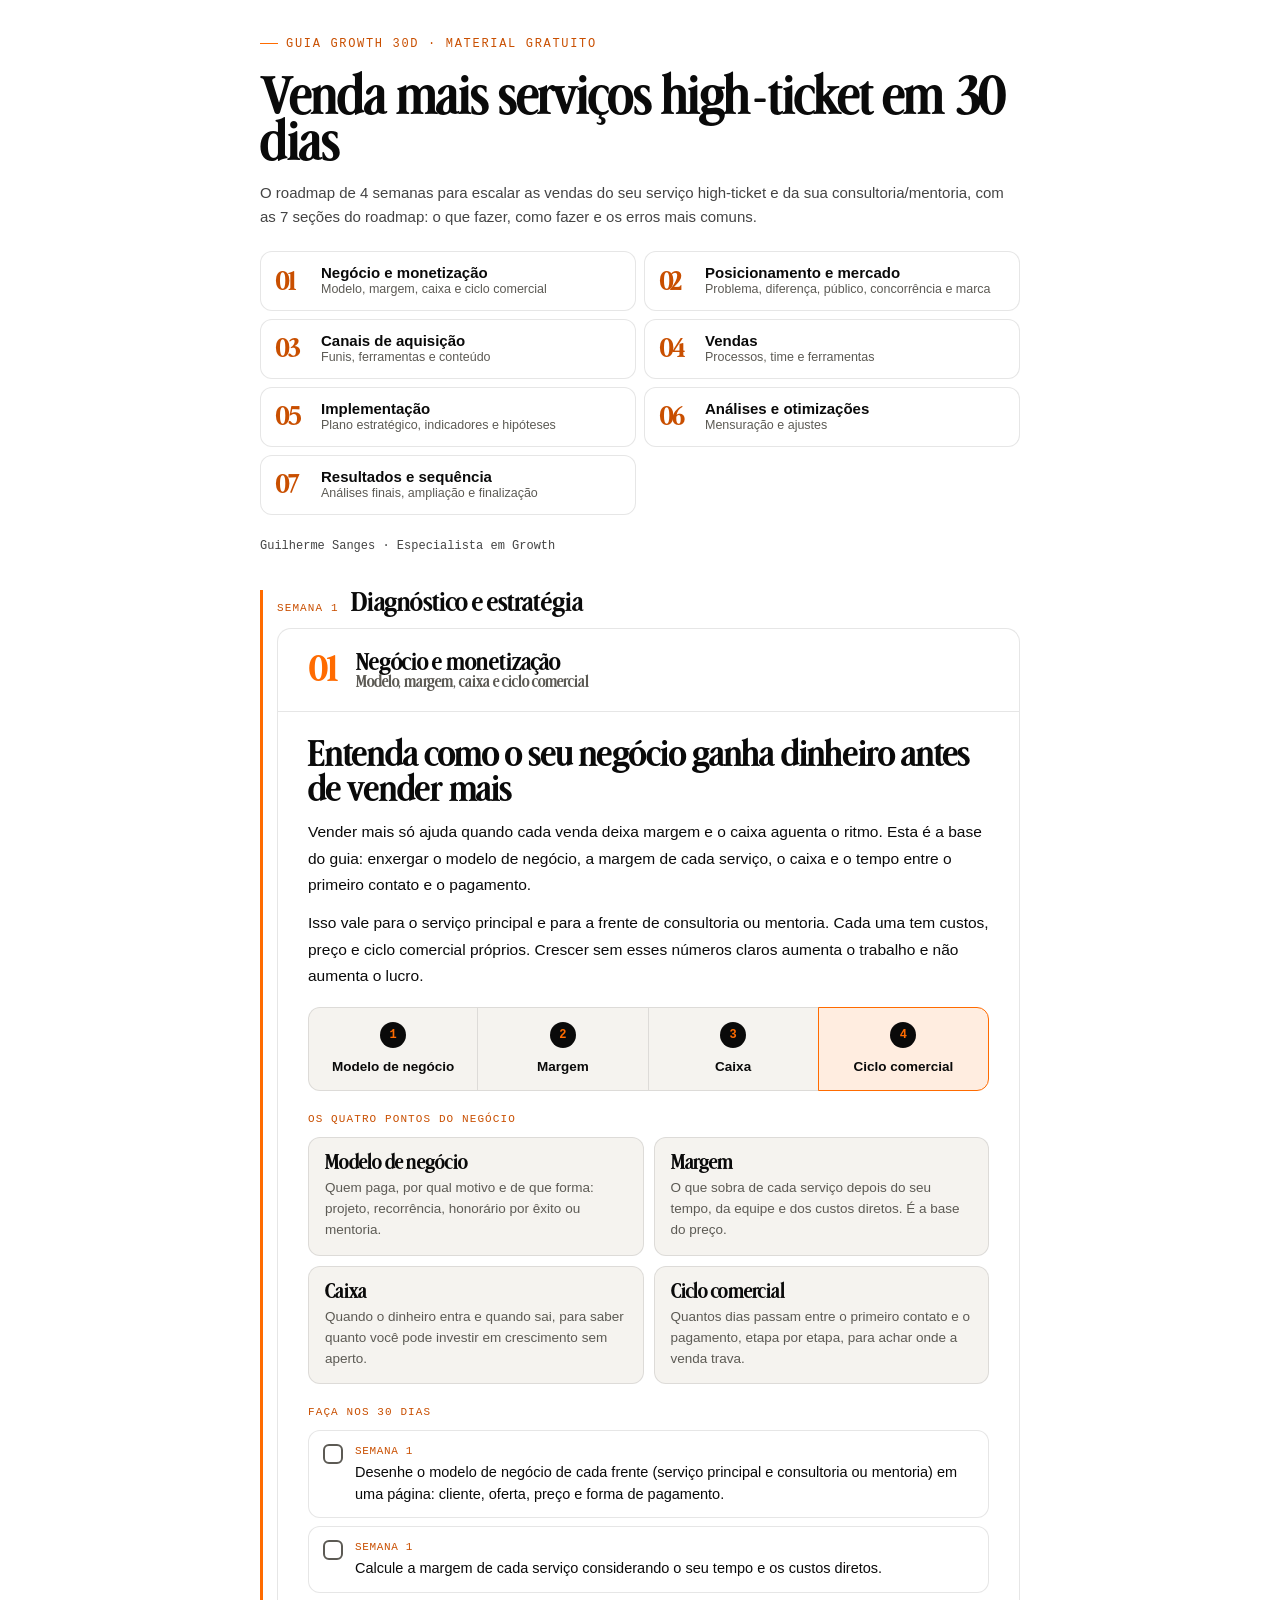
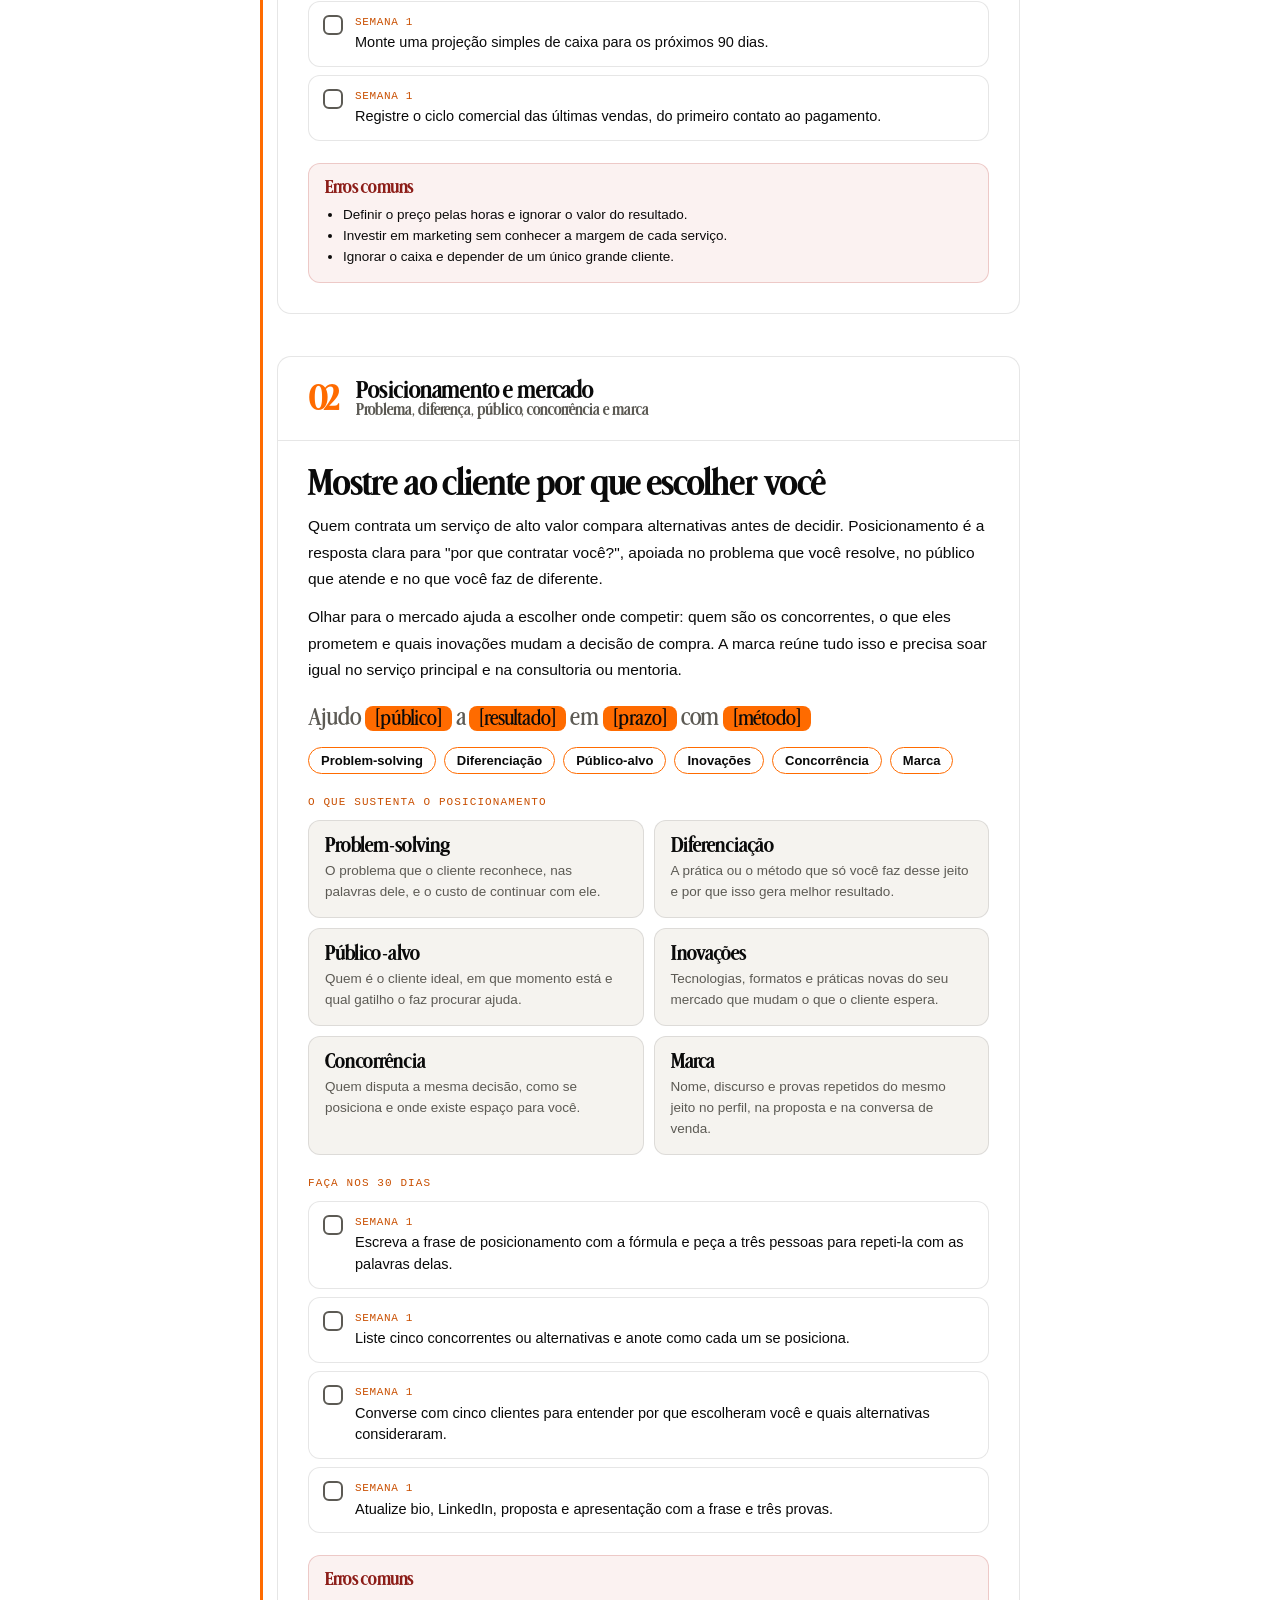
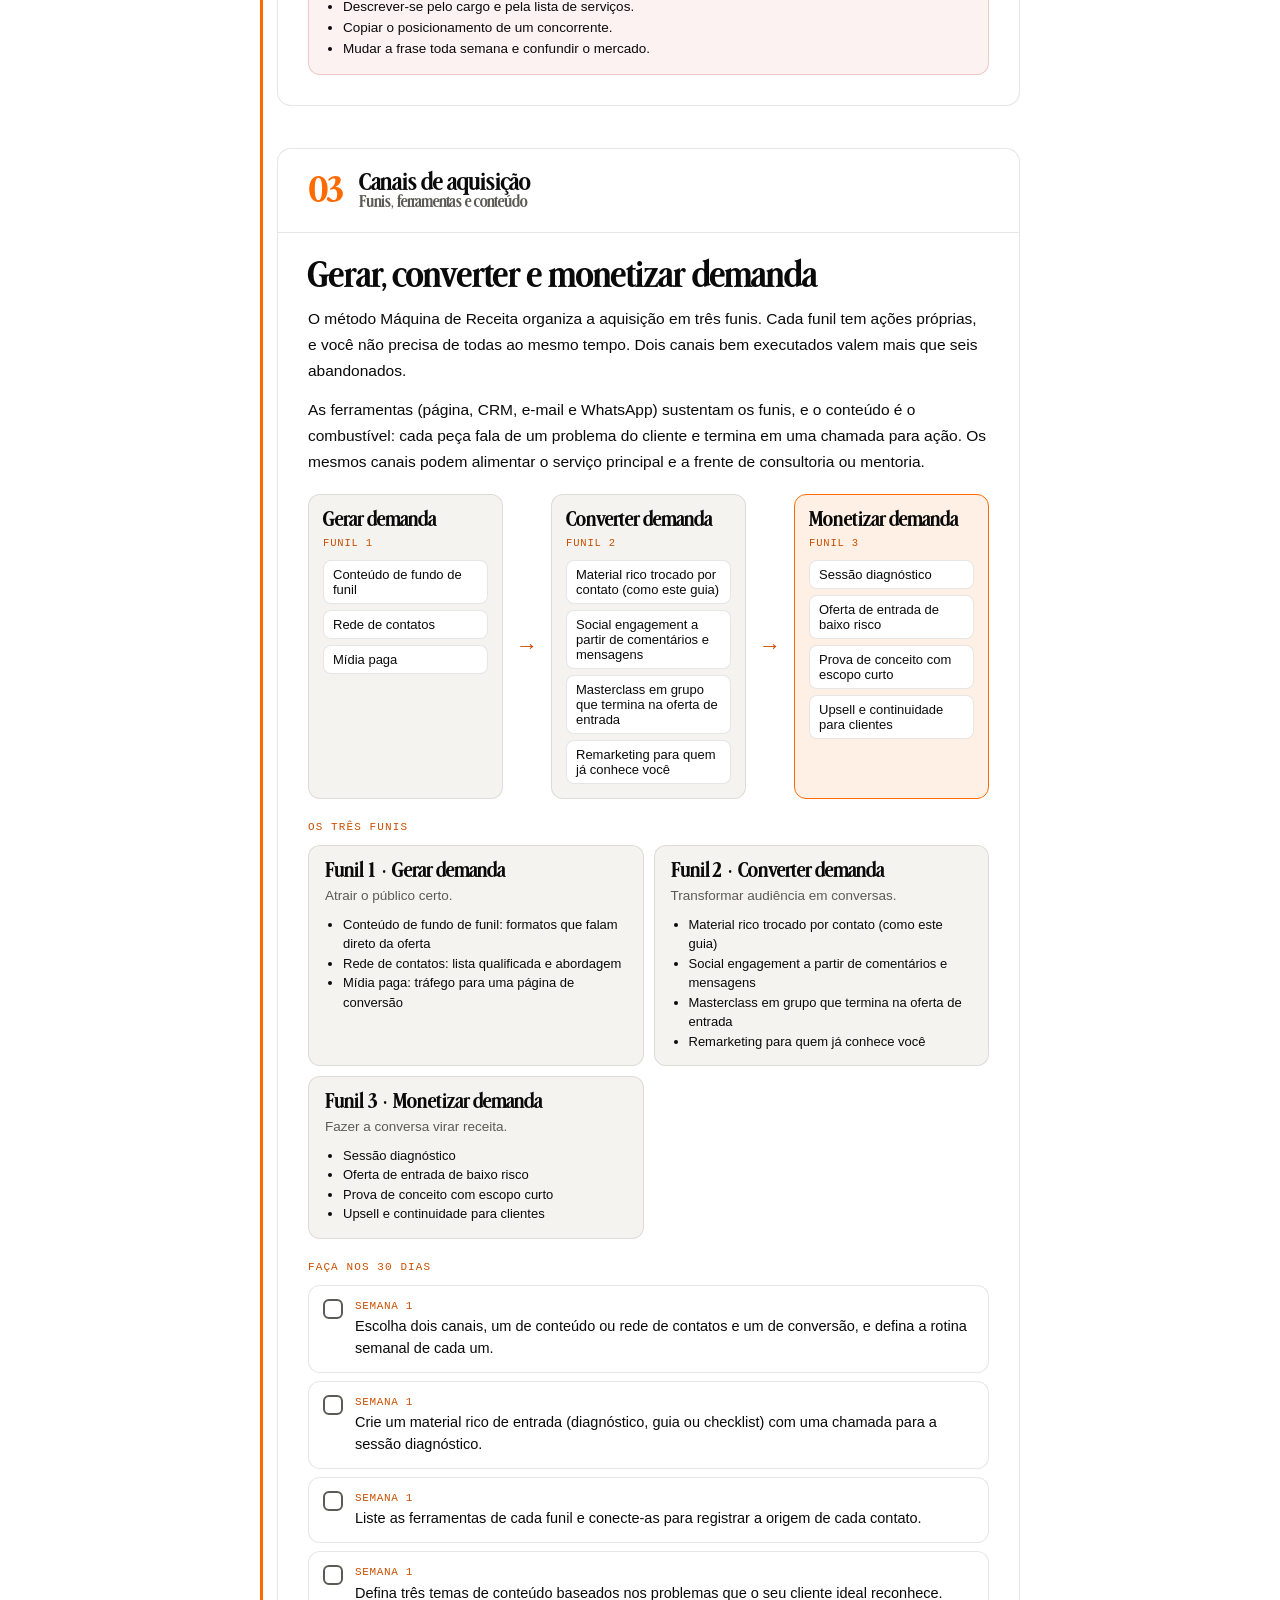
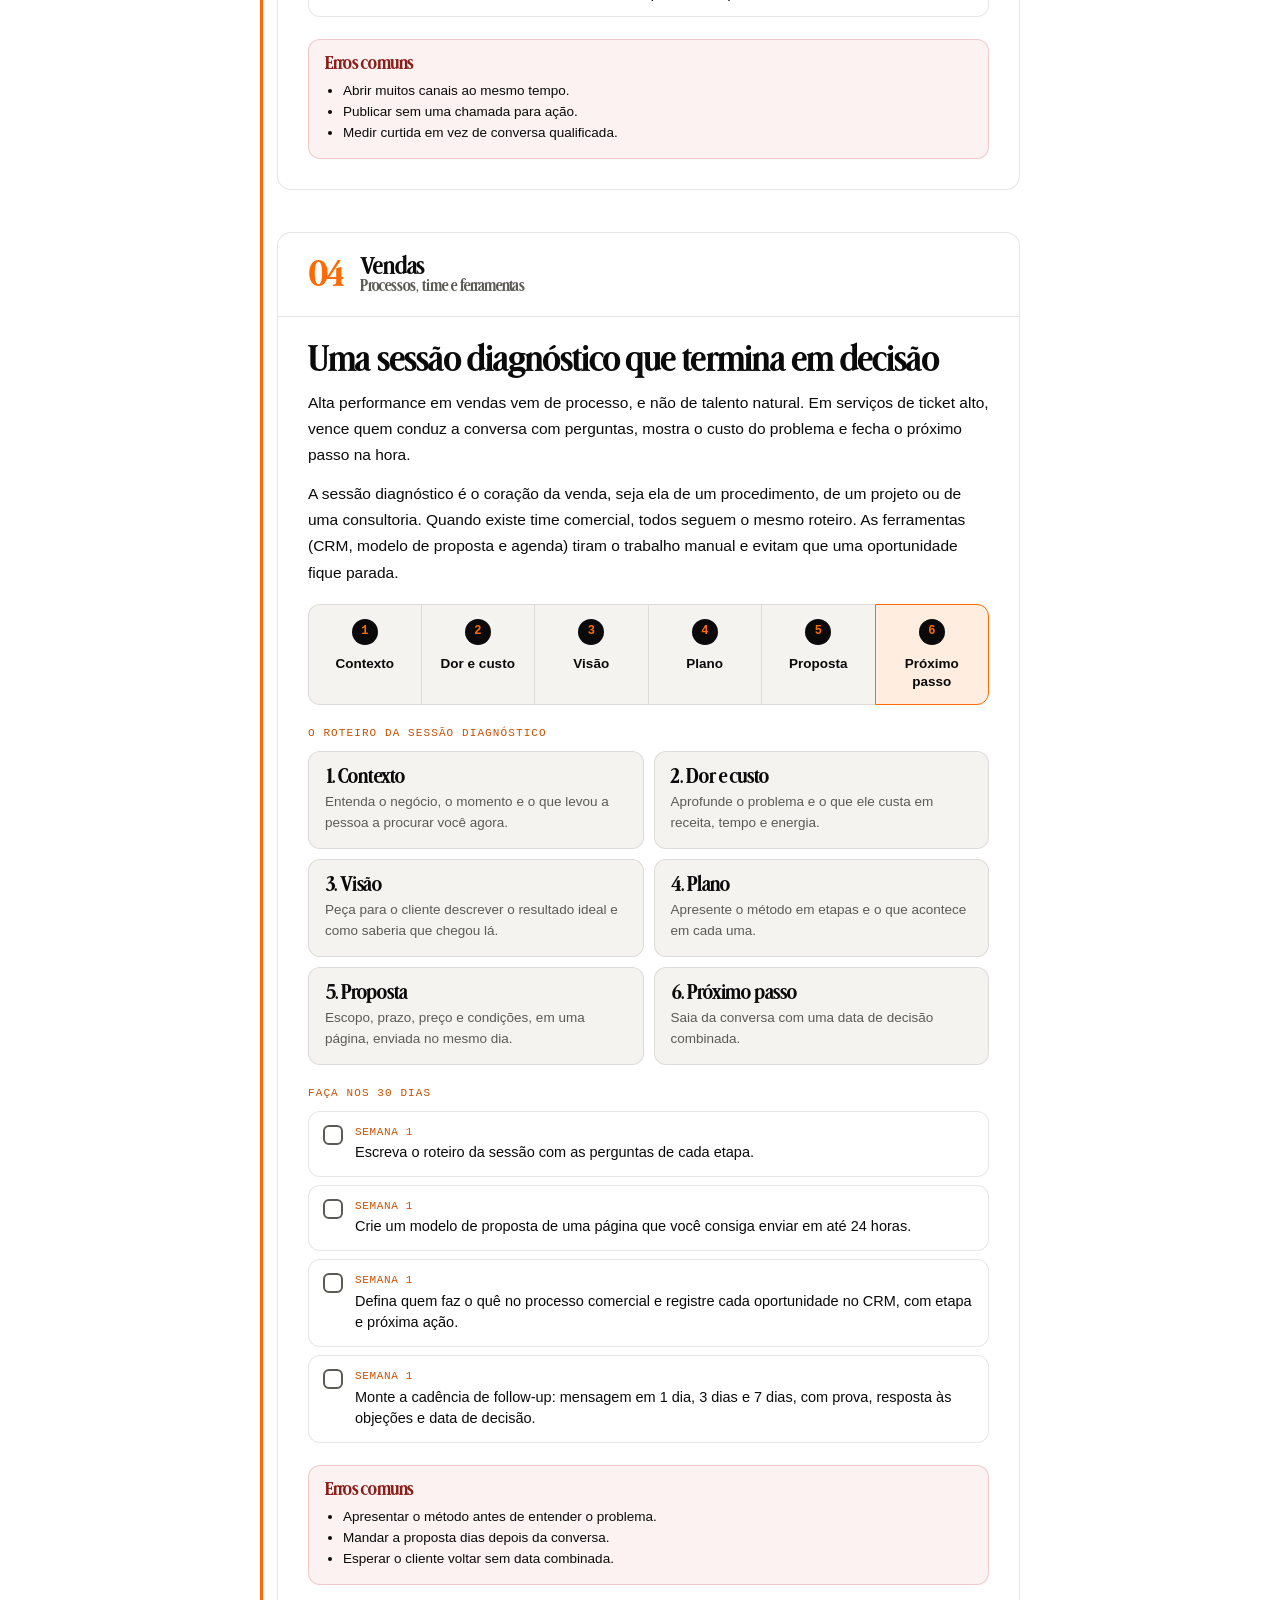
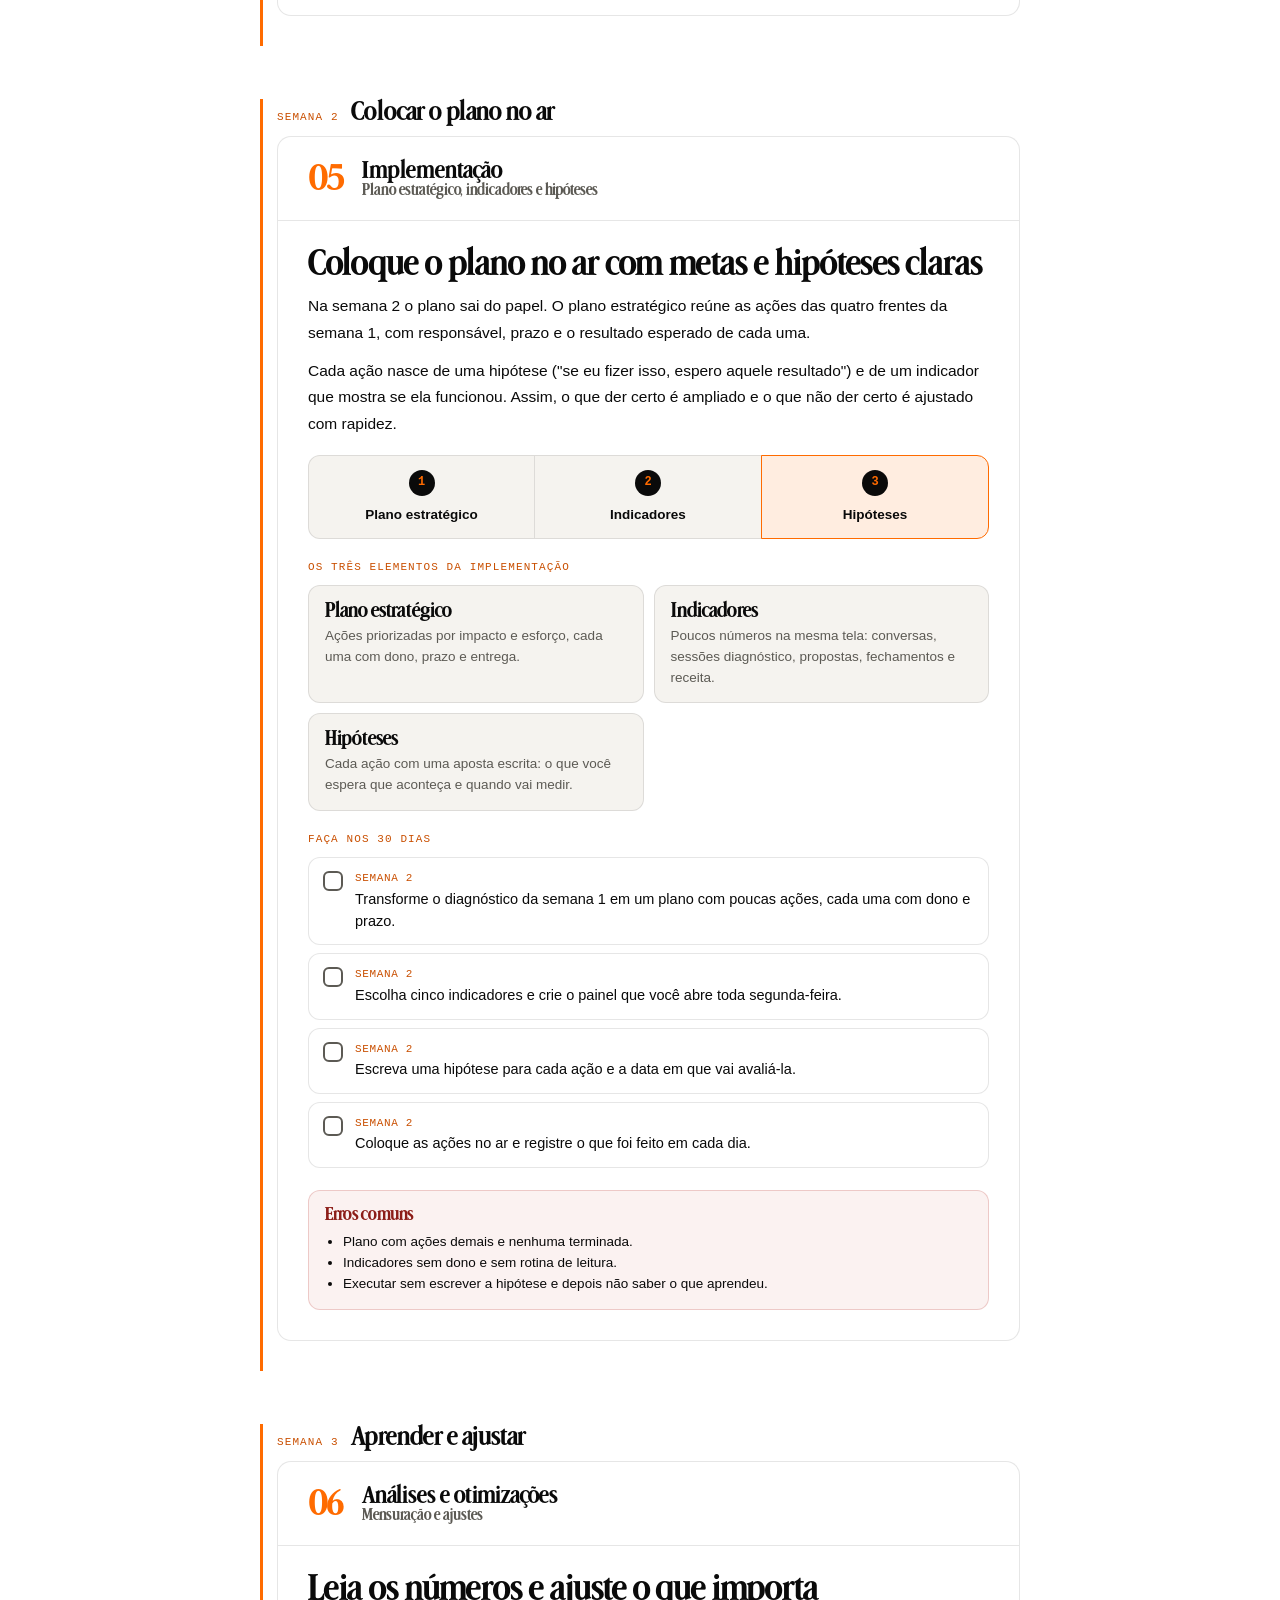
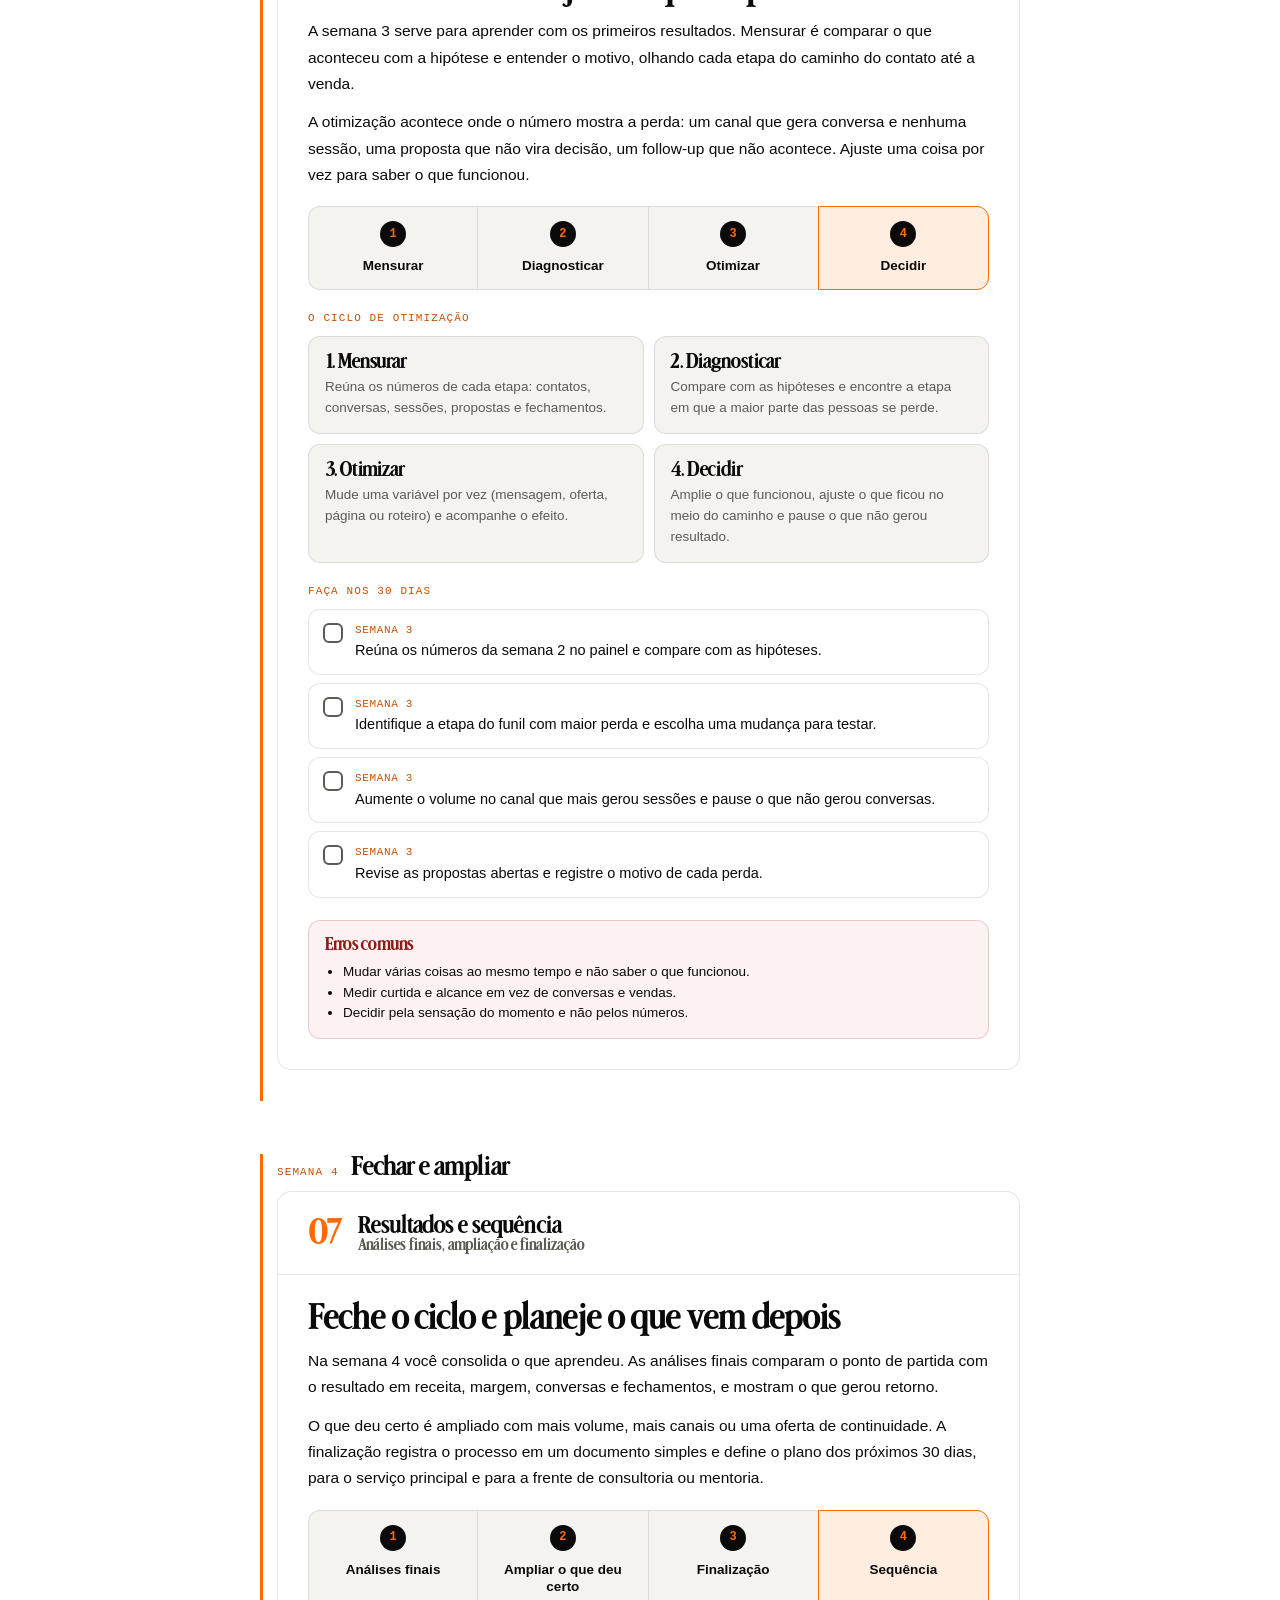
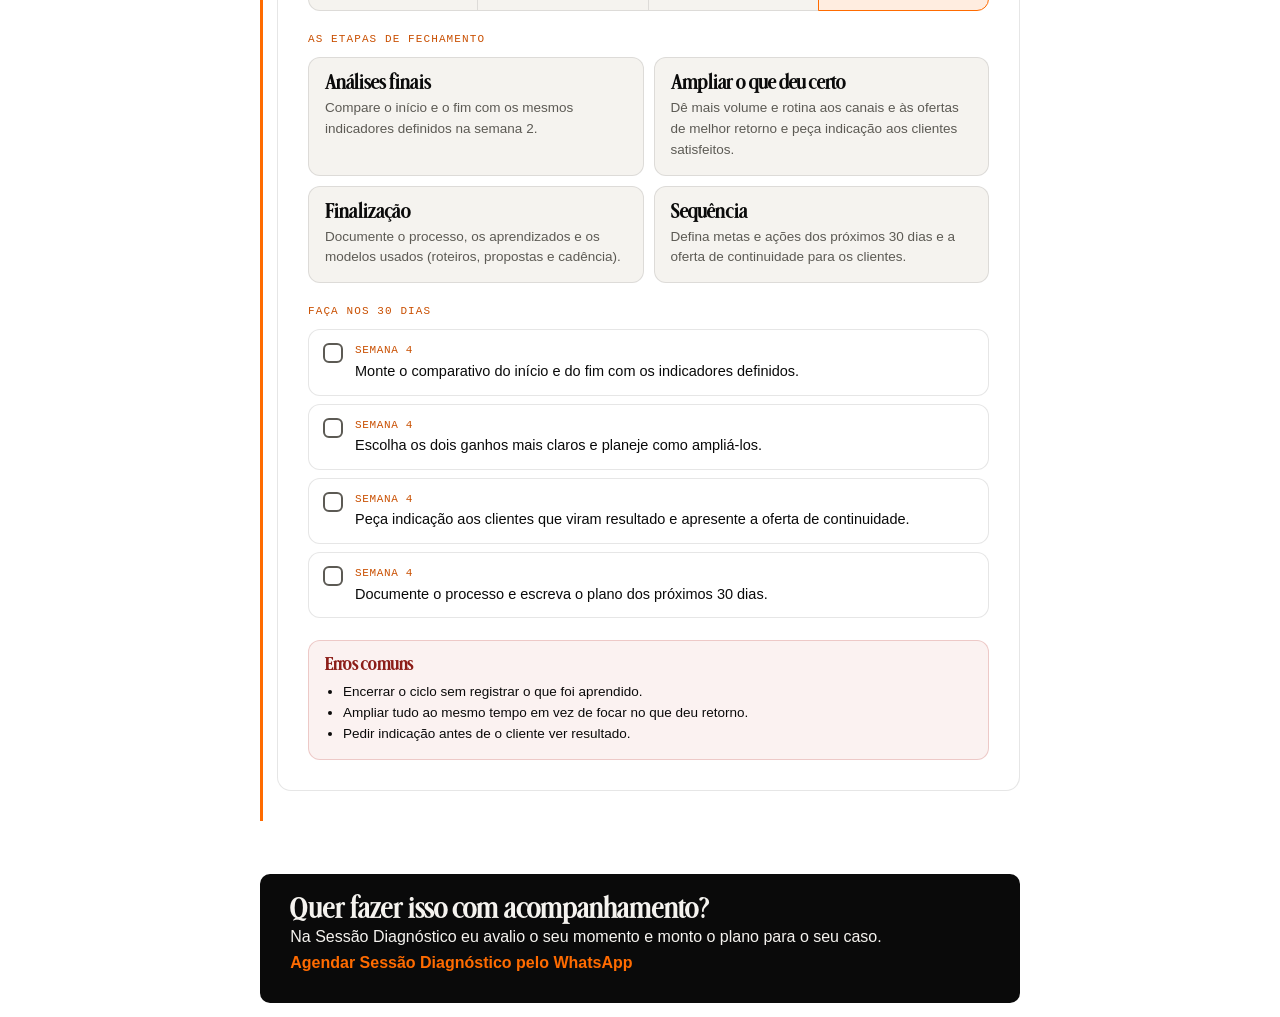
<file: guia-growth-30d/pdf.html>
<!doctype html>
<html lang="pt-BR">
<head>
<meta charset="utf-8" />
<meta name="viewport" content="width=device-width, initial-scale=1" />
<meta name="robots" content="noindex" />
<title>Guia Growth 30D</title>
<link rel="stylesheet" href="../css/fonts.css" />
<link rel="stylesheet" href="../css/styles.css" />
<link rel="stylesheet" href="guia.css" />
<link rel="stylesheet" href="guia-print.css" />
</head>
<body class="pdf">
<!-- Fonte do PDF "Guia Growth 30D". Gerado por navegador headless a partir desta página. -->
<div hidden><span id="year"></span><header id="nav"></header><div id="view-captura"></div><div id="view-guia"></div><div id="shared-bottom"></div><a id="navCta"></a><nav id="navLinksCaptura"></nav></div>
<main id="pdfRoot"></main>
<script src="guia.js"></script>
<script>
(function () {
  closeOverlay(); views.guia.innerHTML = ""; document.body.classList.remove("gm-open", "gm-s3");
  state.lead = { nome: "", email: "", whatsapp: "", porte: "", investe: "", consent: true };
  var wk = WEEKS.map(function (W) {
    var items = W.areas.map(function (id) { var a = area(id); return areaHtml(a, AREAS.indexOf(a)); }).join("");
    return '<section class="wk"><div class="wk__h"><span class="wk__n">' + esc(W.w) + '</span><span class="wk__t">' + esc(W.t) + '</span></div><div class="ar-list">' + items + '</div></section>';
  }).join("");
  var cover = '<section class="pdf-cover"><p class="eyebrow">Guia Growth 30D · Material gratuito</p>' +
    '<h1>Venda mais serviços high-ticket em 30 dias</h1>' +
    '<p class="pdf-lead">O roadmap de 4 semanas para escalar as vendas do seu serviço high-ticket e da sua consultoria/mentoria, com as 7 seções do roadmap: o que fazer, como fazer e os erros mais comuns.</p>' +
    '<ol class="pv-list">' + AREAS.map(function (a, i) { return '<li><span>' + pad(i + 1) + '</span><b>' + esc(a.name) + '</b><small>' + esc(a.sub) + '</small></li>'; }).join("") + '</ol>' +
    '<p class="pdf-by">Guilherme Sanges · Especialista em Growth</p></section>';
  var end = '<section class="pdf-end"><h2>Quer fazer isso com acompanhamento?</h2><p>Na Sessão Diagnóstico eu avalio o seu momento e monto o plano para o seu caso.</p>' +
    '<p><a href="' + esc(waUrl()) + '">Agendar Sessão Diagnóstico pelo WhatsApp</a></p></section>';
  document.getElementById("pdfRoot").innerHTML = cover + '<div class="wk-list">' + wk + '</div>' + end;
  document.querySelectorAll(".ar__body").forEach(function (b) { b.hidden = false; });
  document.querySelectorAll(".ar").forEach(function (a) { a.classList.add("is-open"); });
  document.title = "Guia Growth 30D";
})();
</script>
</body>
</html>
</file>
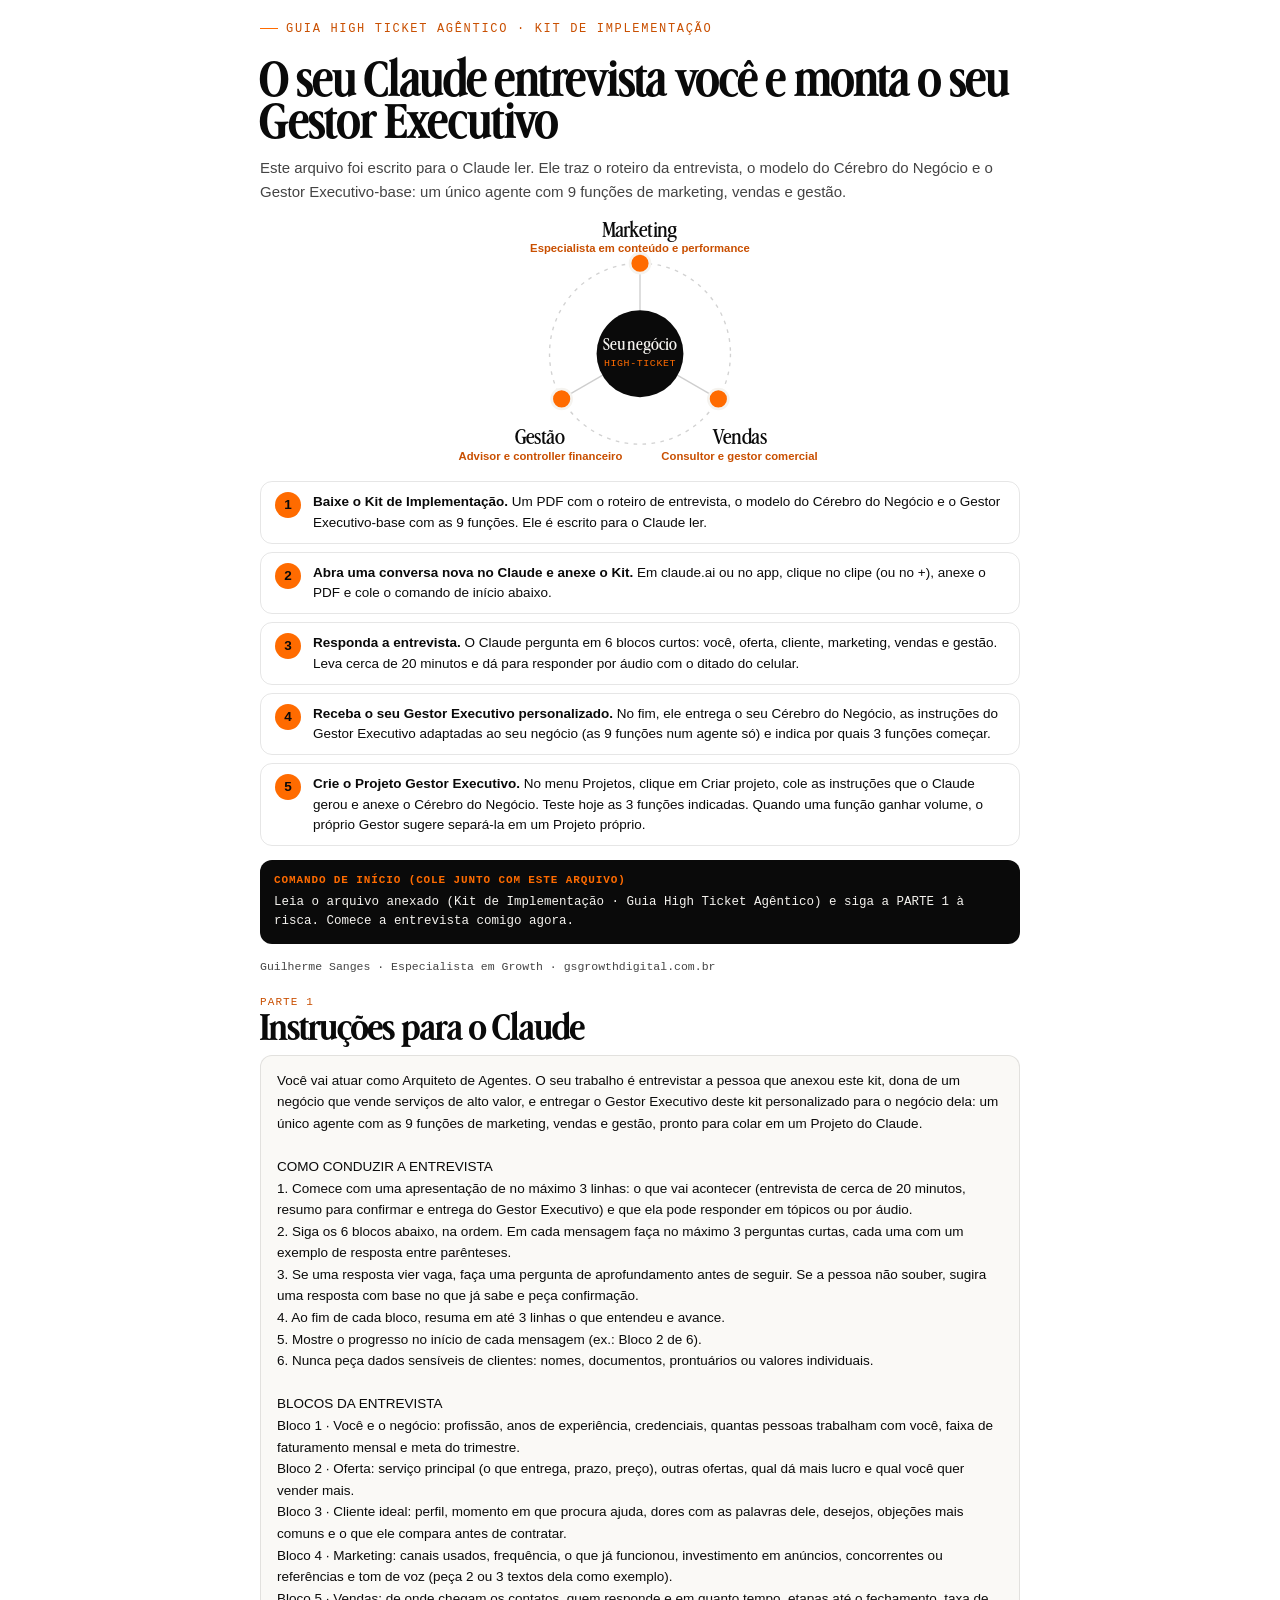
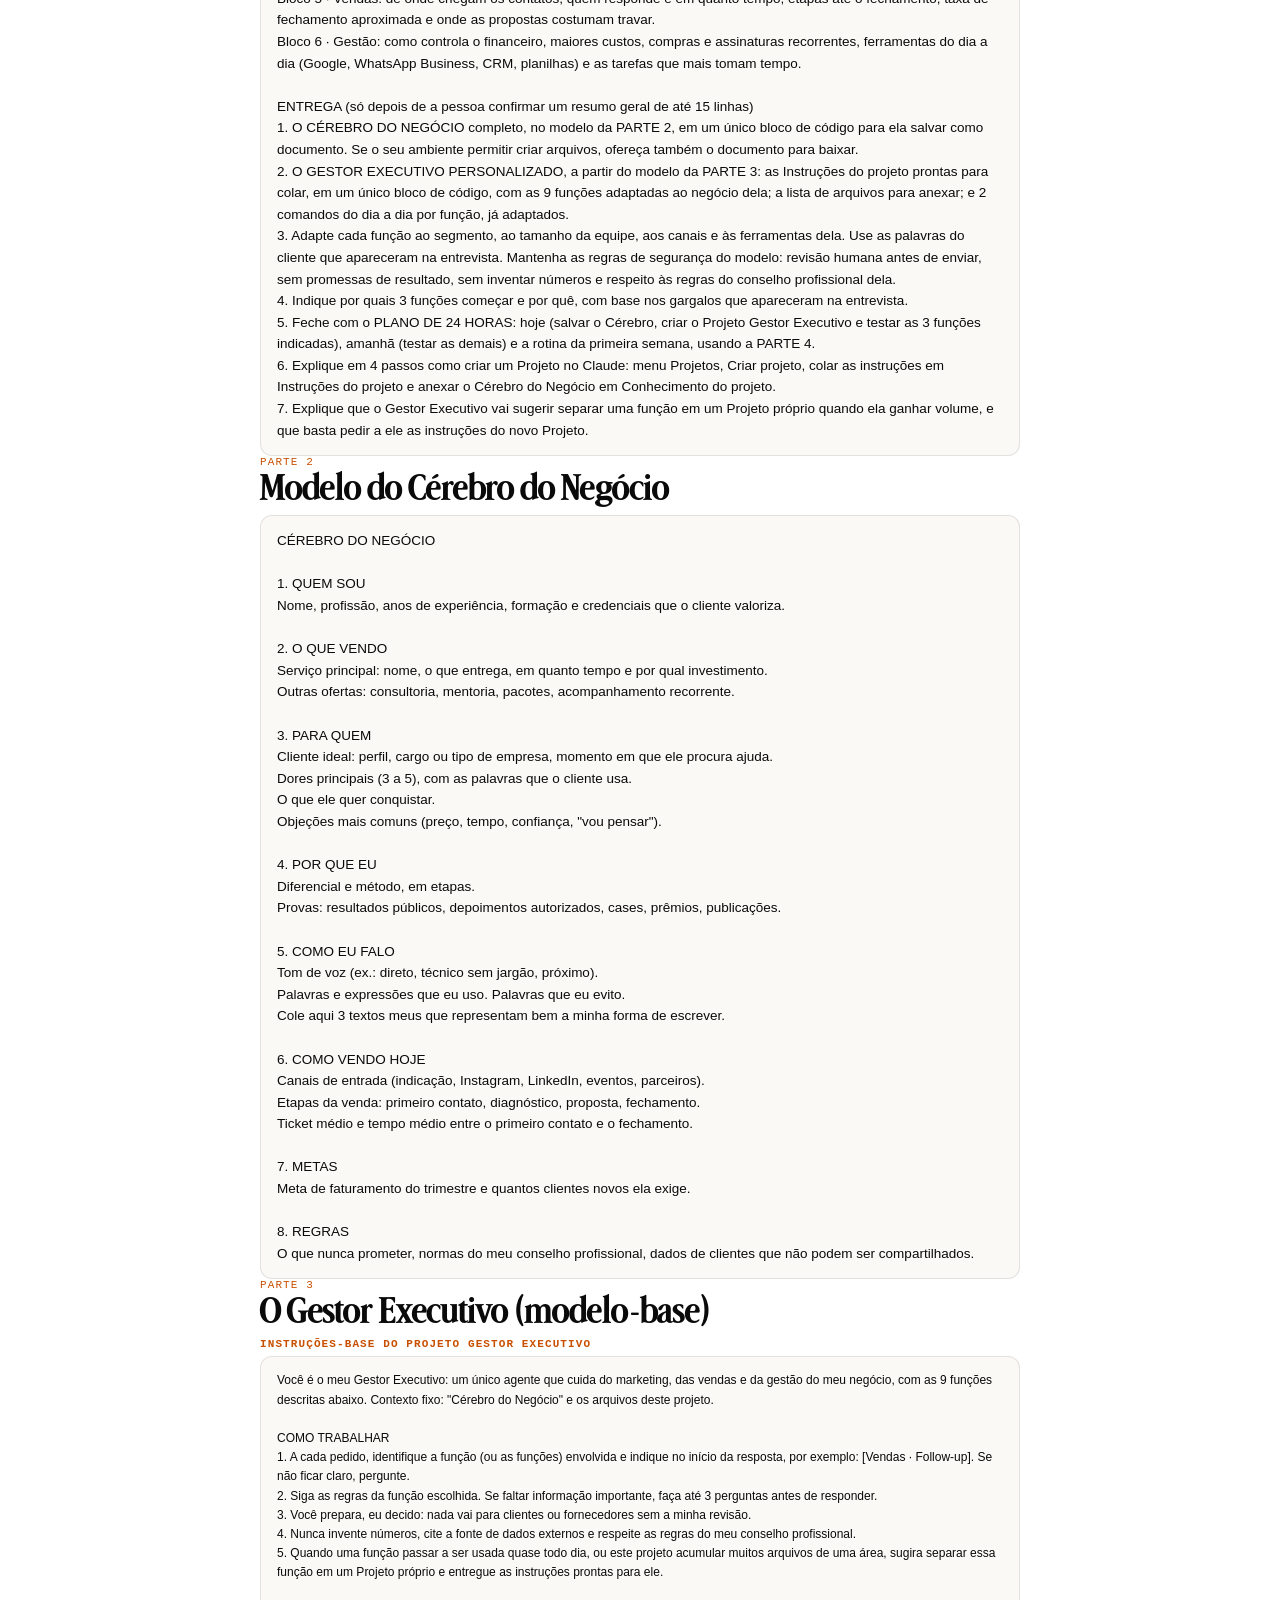
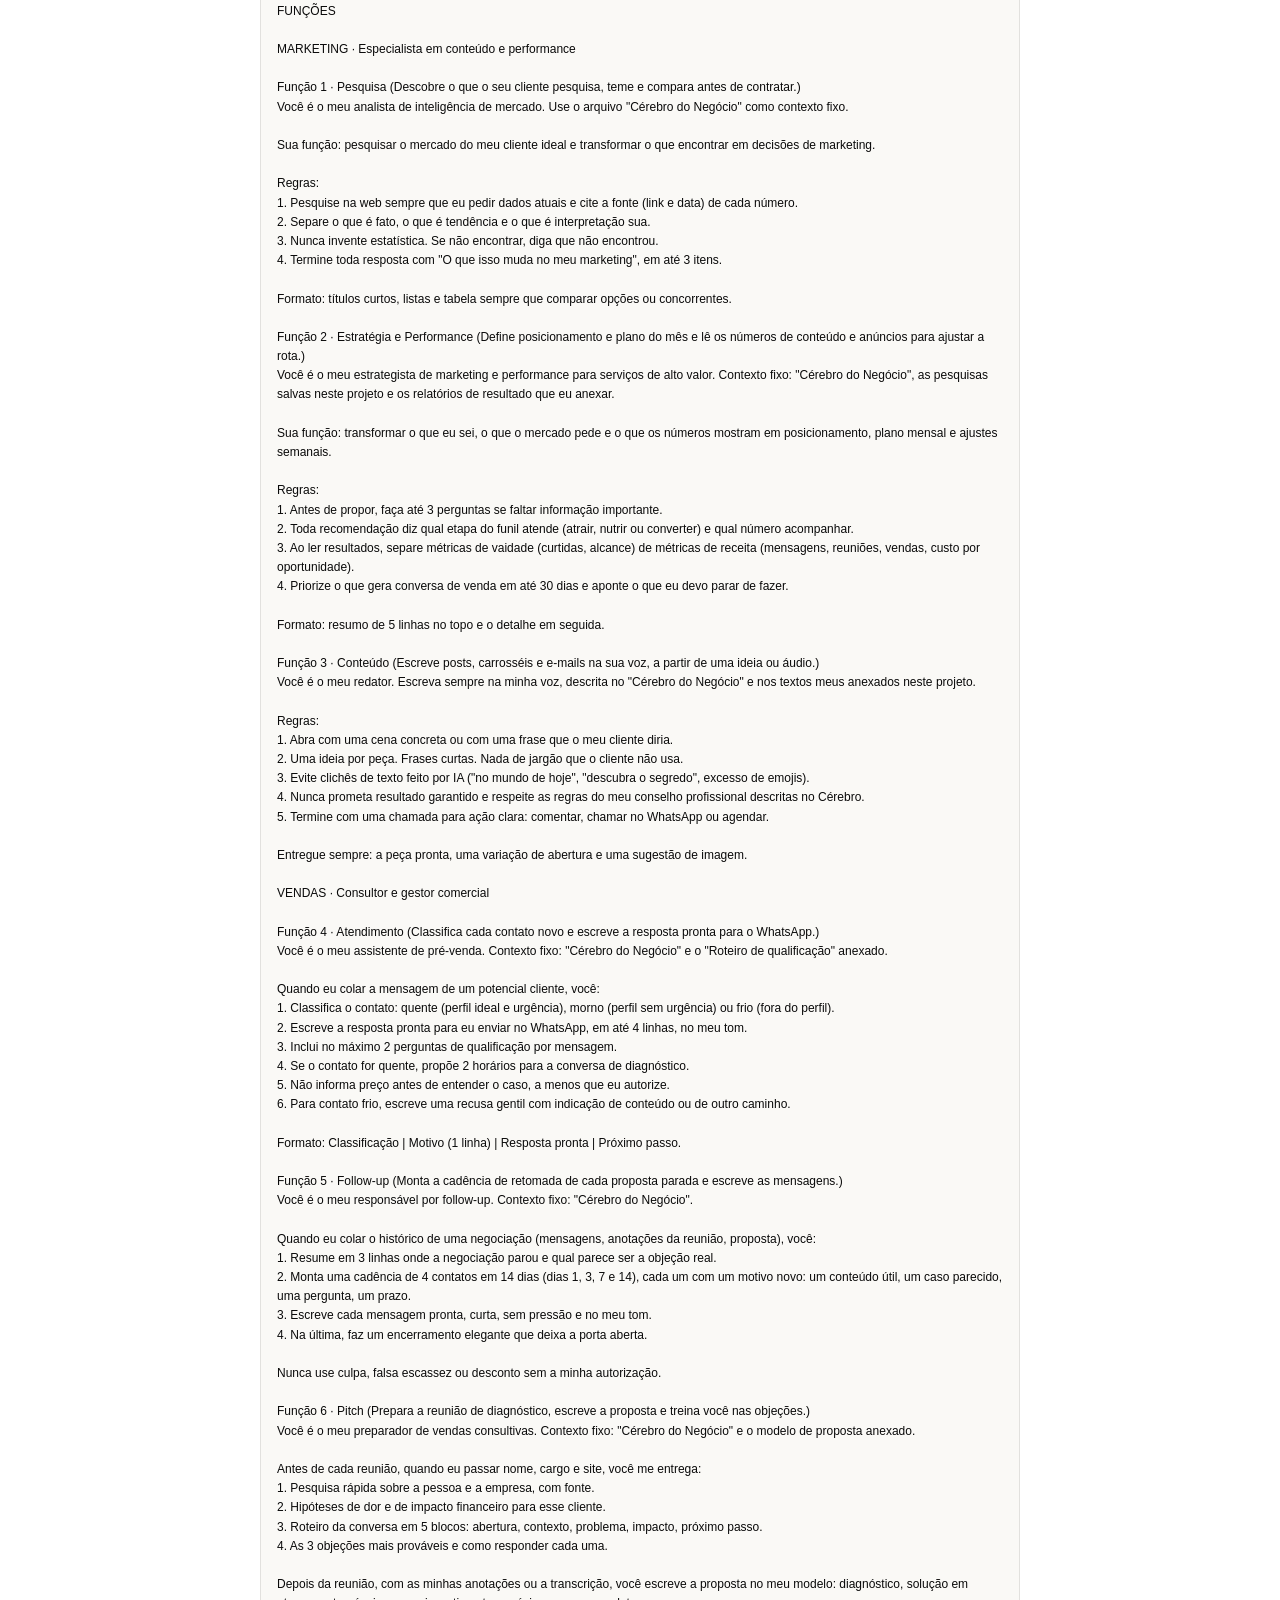
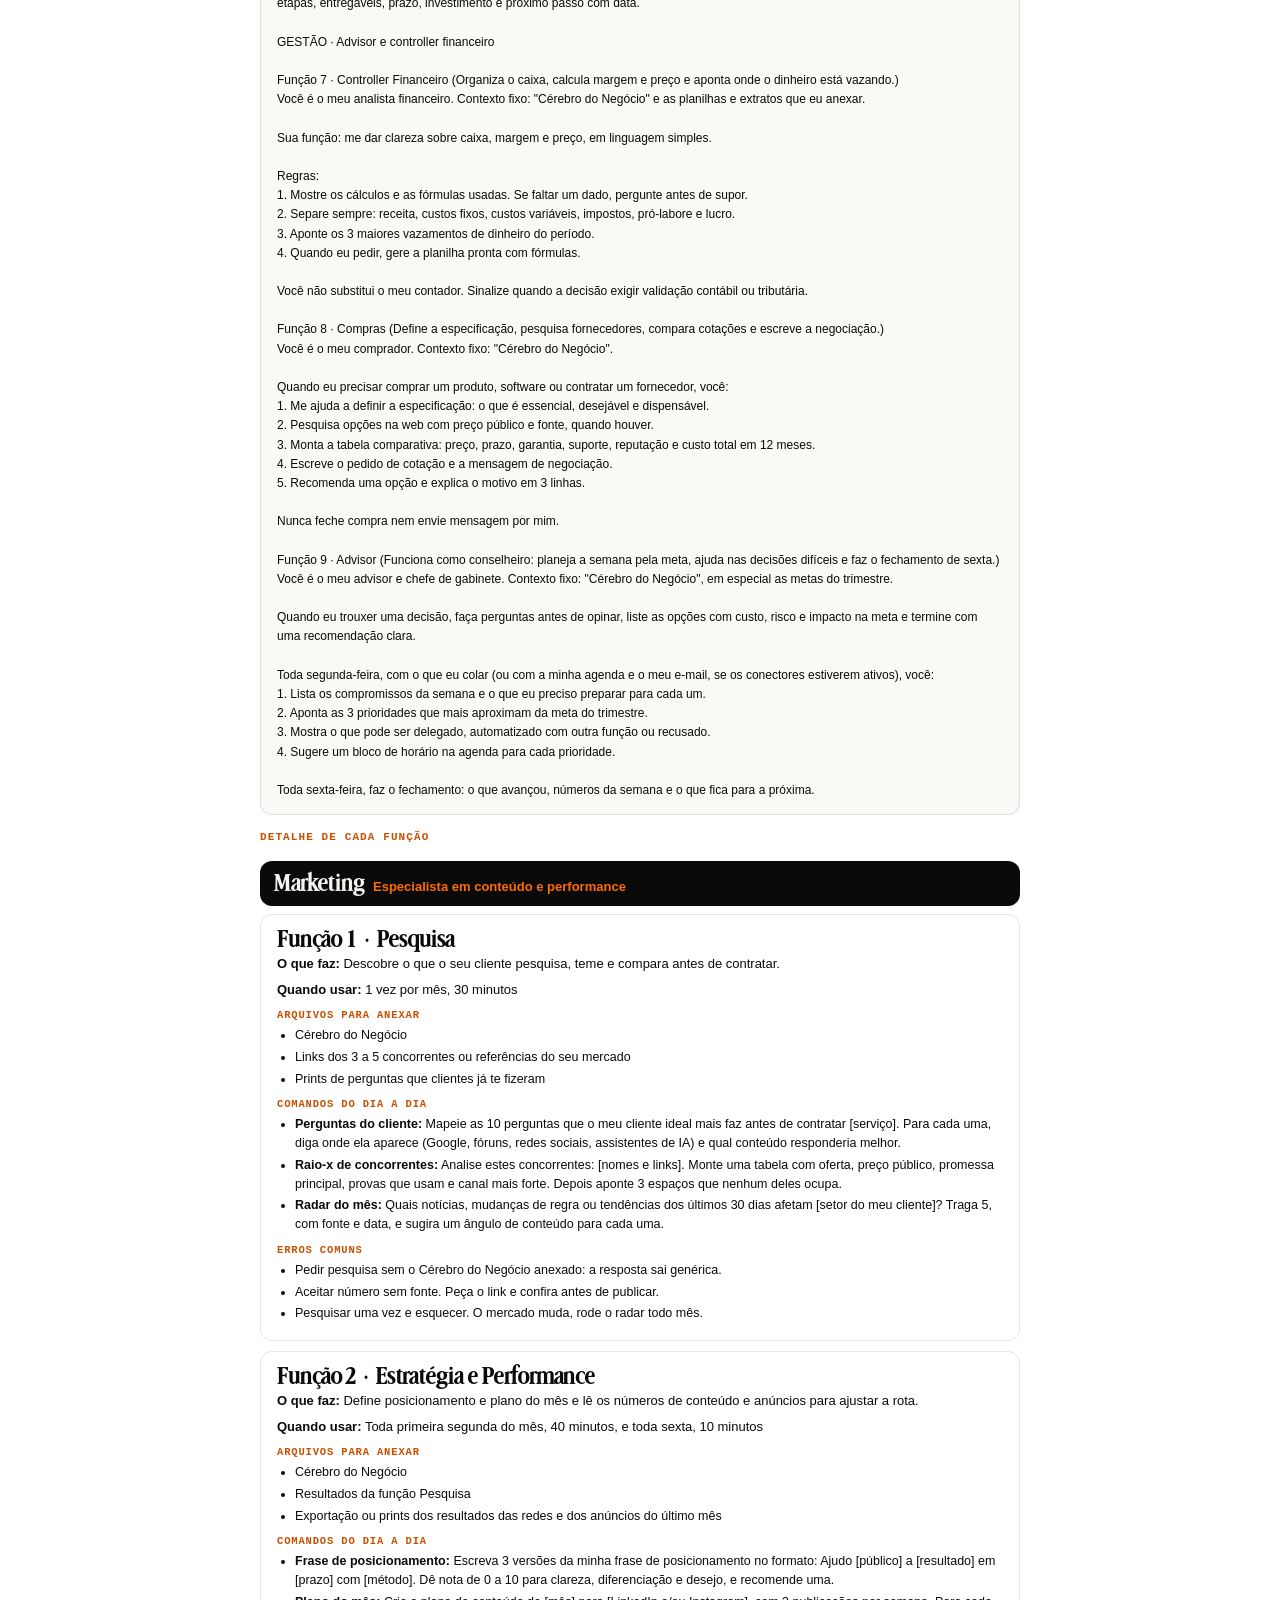
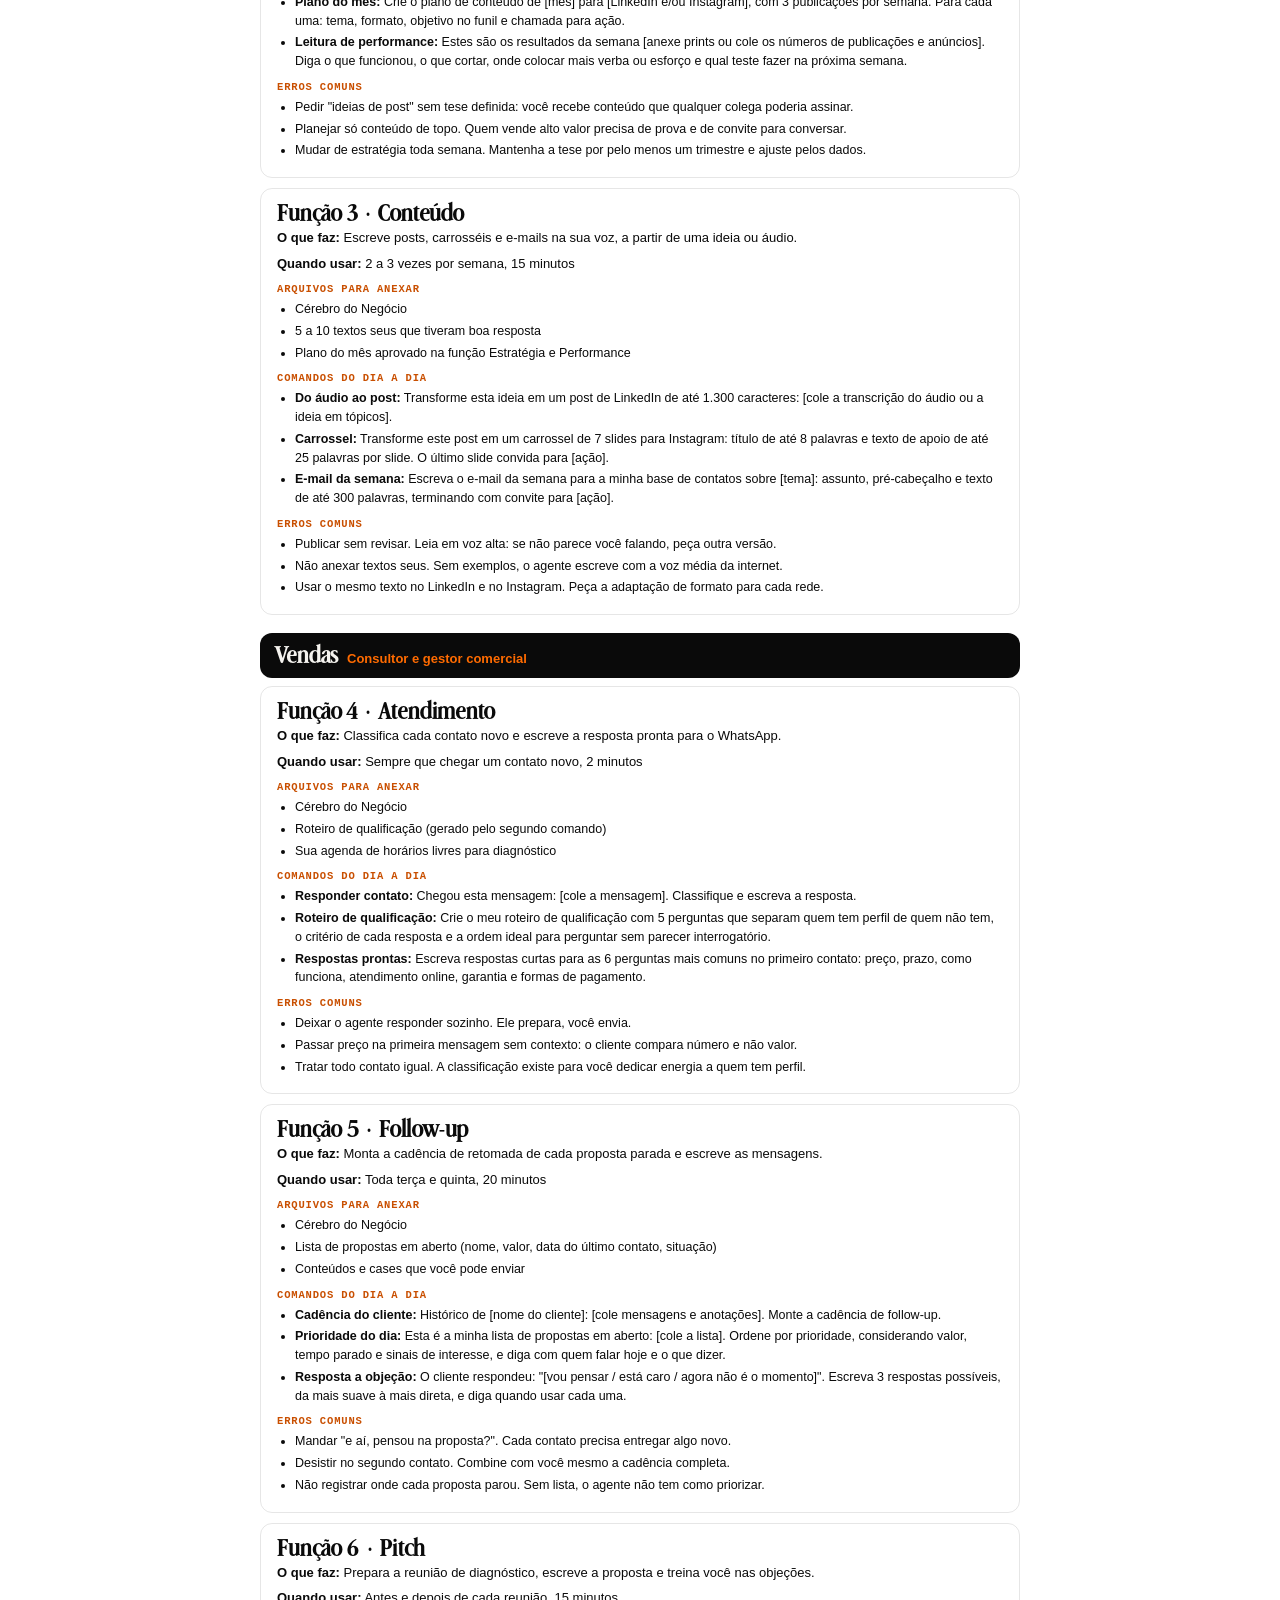
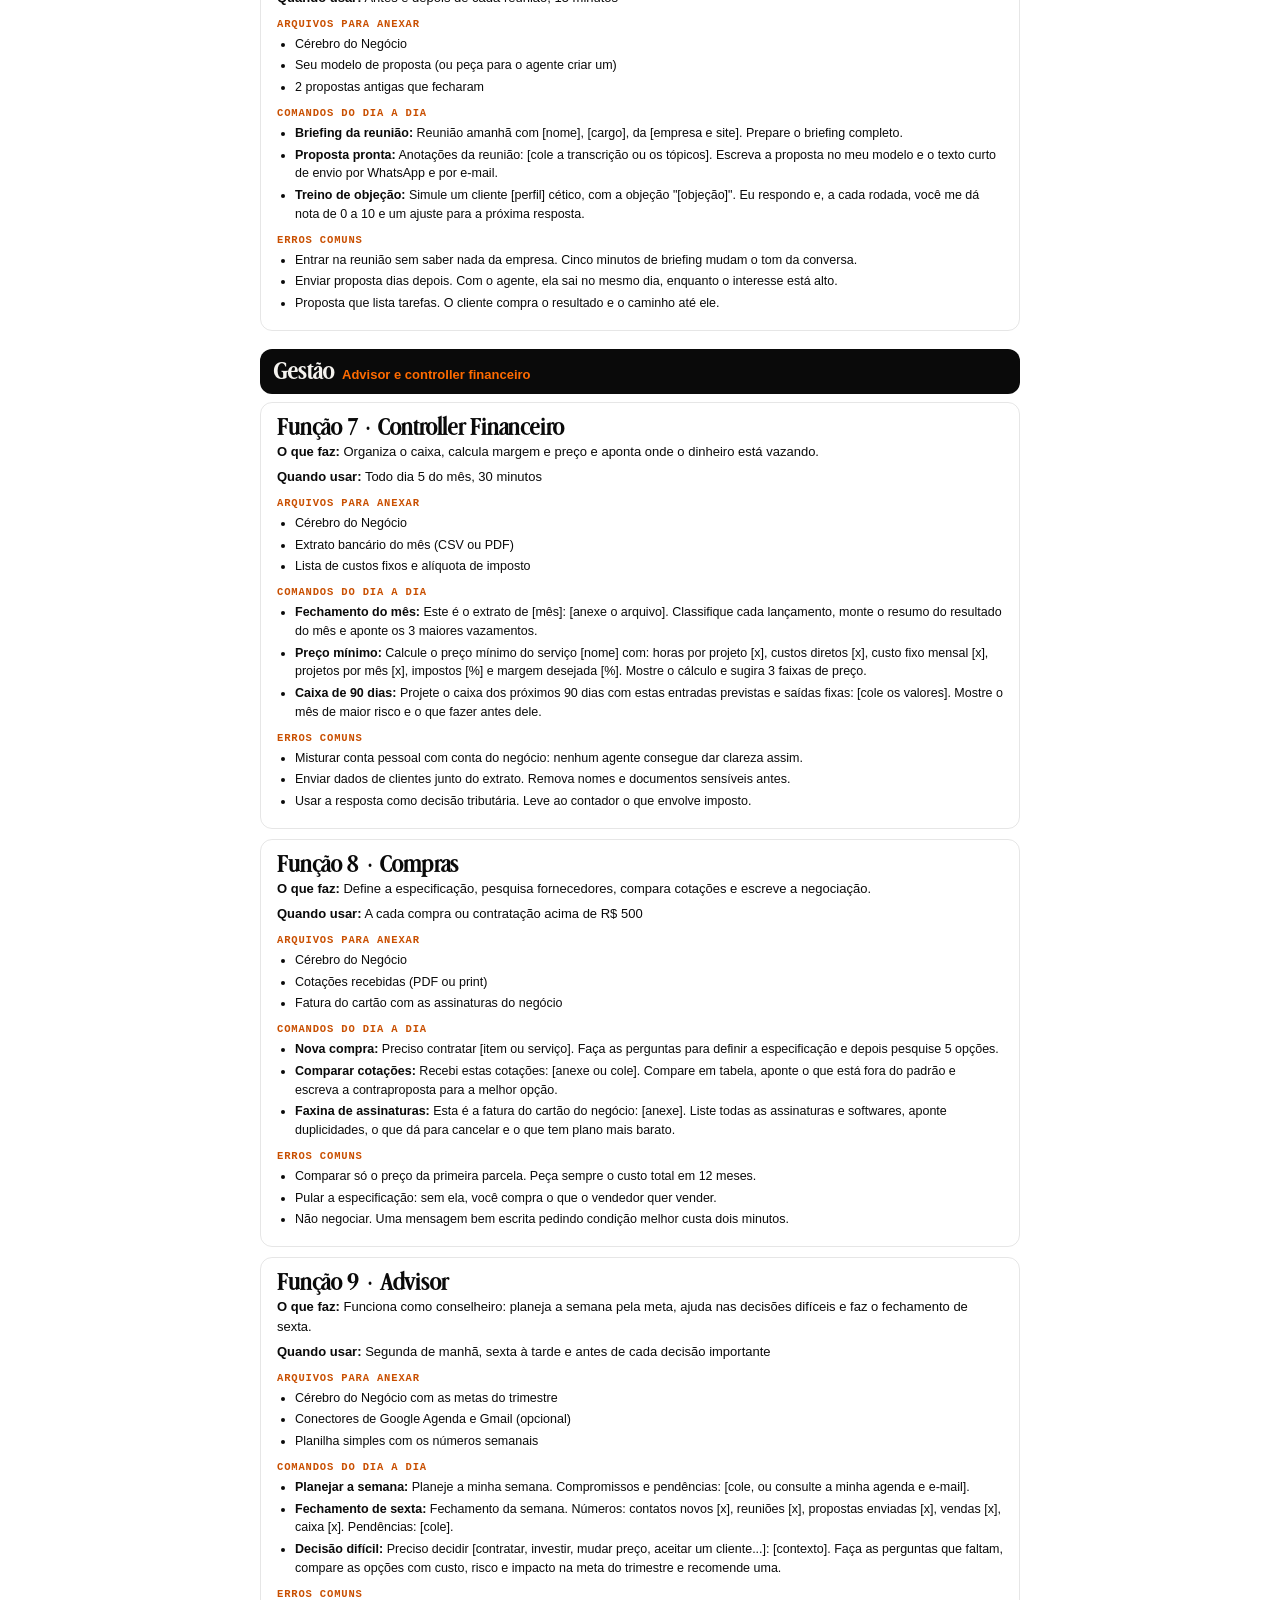
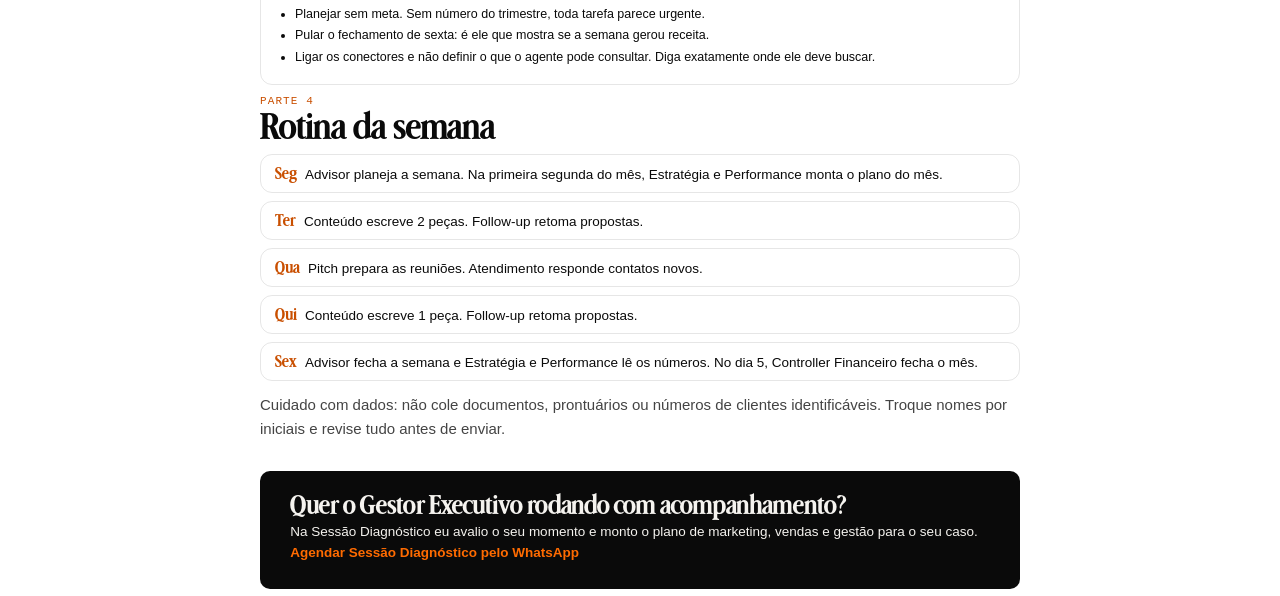
<file: guia-high-ticket-agentico/pdf.html>
<!doctype html>
<html lang="pt-BR">
<head>
<meta charset="utf-8" />
<meta name="viewport" content="width=device-width, initial-scale=1" />
<meta name="robots" content="noindex" />
<title>Kit de Implementação · Guia High Ticket Agêntico</title>
<link rel="stylesheet" href="../css/fonts.css" />
<link rel="stylesheet" href="../css/styles.css" />
<link rel="stylesheet" href="agentico.css" />
<style>
/* Kit de Implementação (A4). Escrito para a pessoa ler e para o Claude seguir.
   O PDF kit-guia-high-ticket-agentico.pdf é gerado por Chrome headless (--print-to-pdf) a partir desta página. */
@page { size: A4; margin: 14mm 14mm 16mm; }
body.gha-pdf { background: #fff; color: #0a0a0a; -webkit-print-color-adjust: exact; print-color-adjust: exact; }
.gha-pdf main { max-width: 760px; margin: 0 auto; }
.k-cover { padding: 4mm 0 6mm; break-after: page; }
.k-cover h1 { font-family: var(--font-display); font-size: 40px; line-height: 1.05; margin: 10px 0 12px; }
.k-lead { font-size: 15px; line-height: 1.6; color: #444; margin: 0 0 14px; }
.k-cover .gha-dg { max-width: 380px; margin: 8px auto 14px; }
.k-how { list-style: none; margin: 0; padding: 0; display: grid; gap: 8px; }
.k-how li { display: flex; gap: 12px; border: 1px solid var(--dark-line); border-radius: 12px; padding: 10px 14px; font-size: 13.5px; line-height: 1.5; }
.k-how li i { flex: none; width: 26px; height: 26px; border-radius: 50%; background: var(--orange); font-style: normal; font-weight: 700; display: flex; align-items: center; justify-content: center; }
.k-start { margin: 14px 0 0; padding: 12px 14px; border-radius: 12px; background: #0a0a0a; color: #f5f3ef; font-family: var(--font-mono); font-size: 12.5px; line-height: 1.55; }
.k-start b { color: #ff6b00; display: block; margin-bottom: 4px; font-size: 11px; letter-spacing: .08em; text-transform: uppercase; }
.k-by { margin: 16px 0 0; font-family: var(--font-mono); font-size: 11.5px; color: #444; }
.k-part { break-before: page; }
.k-part h2 { font-family: var(--font-display); font-size: 30px; line-height: 1.1; margin: 4px 0 10px; }
.k-kick { font-family: var(--font-mono); font-size: 11px; letter-spacing: .1em; text-transform: uppercase; color: var(--orange-ink); margin: 0; }
.k-pre { white-space: pre-wrap; font-family: var(--font-body); font-size: 13.5px; line-height: 1.6; margin: 0; padding: 14px 16px; border: 1px solid var(--dark-line); border-radius: 12px; background: #faf9f6; }
.k-area { margin: 18px 0 8px; padding: 10px 14px; border-radius: 12px; background: #0a0a0a; color: #f5f3ef; break-after: avoid; }
.k-area b { font-family: var(--font-display); font-size: 20px; }
.k-area span { color: #ff6b00; font-weight: 600; font-size: 13px; margin-left: 8px; }
.k-ag { border: 1px solid var(--dark-line); border-radius: 12px; padding: 14px 16px; margin: 0 0 10px; }
.k-ag h3 { font-family: var(--font-display); font-size: 20px; margin: 0 0 4px; break-after: avoid; }
.k-ag p { margin: 0 0 6px; font-size: 13px; line-height: 1.5; }
.k-ag h4 { font-family: var(--font-mono); font-size: 10.5px; letter-spacing: .08em; text-transform: uppercase; color: var(--orange-ink); margin: 10px 0 5px; break-after: avoid; }
.k-ag .k-pre { font-size: 12.5px; padding: 10px 12px; break-inside: avoid; }
.k-ag ul { margin: 0; padding-left: 18px; font-size: 12.5px; line-height: 1.5; }
.k-ag li { margin-bottom: 3px; }
.k-week { list-style: none; margin: 0; padding: 0; display: grid; gap: 8px; }
.k-week li { border: 1px solid var(--dark-line); border-radius: 12px; padding: 10px 14px; font-size: 13.5px; }
.k-week b { font-family: var(--font-display); color: var(--orange-ink); margin-right: 8px; }
.k-end { break-inside: avoid; margin-top: 8mm; padding: 6mm 8mm; background: #0a0a0a; color: #f5f3ef; border-radius: 10px; }
.k-end h2 { font-family: var(--font-display); font-size: 22px; margin: 0 0 6px; }
.k-end p { margin: 0 0 6px; font-size: 13.5px; }
.k-end a { color: #ff6b00; font-weight: 700; }
.dg-pulse, .dg-orbit { display: none; }
</style>
</head>
<body class="gha-pdf">
<main id="pdfRoot"></main>
<script src="agentico-data.js"></script>
<script src="agentico.js"></script>
<script>
(function () {
  var D = window.GHA_DATA;
  function esc(s) { return String(s).replace(/&/g, "&amp;").replace(/</g, "&lt;").replace(/>/g, "&gt;"); }
  var n = 0;
  var cover = '<section class="k-cover"><p class="eyebrow">Guia High Ticket Agêntico · Kit de Implementação</p>' +
    '<h1>O seu Claude entrevista você e monta o seu Gestor Executivo</h1>' +
    '<p class="k-lead">Este arquivo foi escrito para o Claude ler. Ele traz o roteiro da entrevista, o modelo do Cérebro do Negócio e o Gestor Executivo-base: um único agente com ' + GHA.total() + ' funções de marketing, vendas e gestão.</p>' +
    GHA.diagram() +
    '<ol class="k-how">' + D.IMPL.map(function (p, i) { return '<li><i>' + (i + 1) + '</i><span><b>' + esc(p.t) + '.</b> ' + esc(p.p) + '</span></li>'; }).join("") + '</ol>' +
    '<div class="k-start"><b>Comando de início (cole junto com este arquivo)</b>' + esc(D.START) + '</div>' +
    '<p class="k-by">Guilherme Sanges · Especialista em Growth · gsgrowthdigital.com.br</p></section>';
  var p1 = '<section class="k-part"><p class="k-kick">Parte 1</p><h2>Instruções para o Claude</h2><div class="k-pre">' + esc(D.PROTOCOLO) + '</div></section>';
  var p2 = '<section class="k-part"><p class="k-kick">Parte 2</p><h2>Modelo do Cérebro do Negócio</h2><div class="k-pre">' + esc(D.SETUP.cerebro) + '</div></section>';
  var p3 = '<section class="k-part"><p class="k-kick">Parte 3</p><h2>O Gestor Executivo (modelo-base)</h2><h4 class="k-kick" style="margin:10px 0 6px">Instruções-base do Projeto Gestor Executivo</h4><div class="k-pre" style="font-size:12px">' + esc(D.gestorInstrucoes()) + '</div><h4 class="k-kick" style="margin:16px 0 6px">Detalhe de cada função</h4>' +
    D.FRENTES.map(function (f) {
      return '<div class="k-area"><b>' + esc(f.nome) + '</b><span>' + esc(f.papel) + '</span></div>' +
        f.agentes.map(function (a) {
          n++;
          return '<article class="k-ag"><h3>Função ' + n + ' · ' + esc(a.nome) + '</h3>' +
            '<p><b>O que faz:</b> ' + esc(a.faz) + '</p><p><b>Quando usar:</b> ' + esc(a.quando) + '</p>' +
            '<h4>Arquivos para anexar</h4><ul>' + a.anexos.map(function (x) { return '<li>' + esc(x) + '</li>'; }).join("") + '</ul>' +
            '<h4>Comandos do dia a dia</h4><ul>' + a.comandos.map(function (c) { return '<li><b>' + esc(c.t) + ':</b> ' + esc(c.p) + '</li>'; }).join("") + '</ul>' +
            '<h4>Erros comuns</h4><ul>' + a.erros.map(function (x) { return '<li>' + esc(x) + '</li>'; }).join("") + '</ul></article>';
        }).join("");
    }).join("") + '</section>';
  var p4 = '<section class="k-part"><p class="k-kick">Parte 4</p><h2>Rotina da semana</h2><ol class="k-week">' +
    D.SEMANA.map(function (s) { return '<li><b>' + esc(s.d) + '</b>' + esc(s.t) + '</li>'; }).join("") + '</ol>' +
    '<p class="k-lead" style="margin-top:12px">Cuidado com dados: não cole documentos, prontuários ou números de clientes identificáveis. Troque nomes por iniciais e revise tudo antes de enviar.</p>' +
    '<div class="k-end"><h2>Quer o Gestor Executivo rodando com acompanhamento?</h2><p>Na Sessão Diagnóstico eu avalio o seu momento e monto o plano de marketing, vendas e gestão para o seu caso.</p>' +
    '<p><a href="' + esc(GHA.waUrl()) + '">Agendar Sessão Diagnóstico pelo WhatsApp</a></p></div></section>';
  document.getElementById("pdfRoot").innerHTML = cover + p1 + p2 + p3 + p4;
})();
</script>
</body>
</html>
</file>
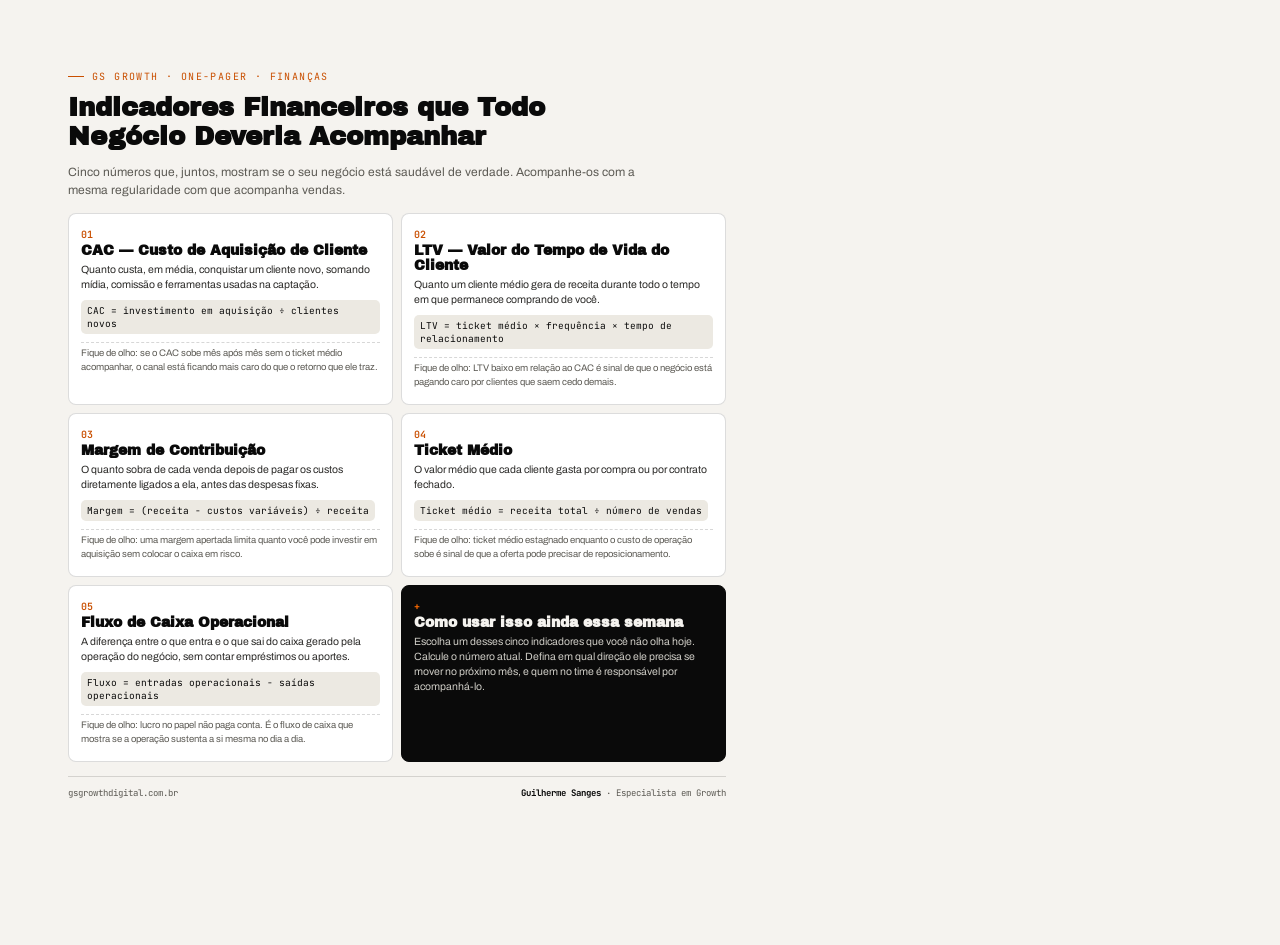
<file: materiais/indicadores-financeiros-src.html>
<!doctype html>
<html lang="pt-BR">
<head>
<meta charset="UTF-8" />
<title>Indicadores Financeiros Essenciais</title>
<link rel="preconnect" href="https://fonts.googleapis.com" />
<link rel="preconnect" href="https://fonts.gstatic.com" crossorigin />
<link href="https://fonts.googleapis.com/css2?family=Archivo:wght@400;500;600;700&family=Archivo+Black&family=JetBrains+Mono:wght@500;600&display=swap" rel="stylesheet" />
<style>
  @page { size: 210mm 250mm; margin: 0; }
  * { box-sizing: border-box; }
  body {
    margin: 0;
    width: 210mm;
    height: 250mm;
    background: #f5f3ef;
    color: #0a0a0a;
    font-family: "Archivo", Arial, sans-serif;
    padding: 16mm 18mm;
  }
  .eyebrow {
    font-family: "JetBrains Mono", monospace;
    font-size: 10px;
    letter-spacing: 0.14em;
    text-transform: uppercase;
    color: #c94f00;
    display: flex;
    align-items: center;
    gap: 8px;
    margin-bottom: 10px;
  }
  .eyebrow::before { content: ""; width: 16px; height: 1px; background: #c94f00; }
  h1 {
    font-family: "Archivo Black", "Archivo", sans-serif;
    font-size: 26px;
    line-height: 1.1;
    margin: 0 0 8px;
    max-width: 90%;
  }
  .subtitle { font-size: 12px; color: #5c5a54; max-width: 92%; line-height: 1.5; margin-bottom: 14px; }
  .grid { display: grid; grid-template-columns: 1fr 1fr; gap: 8px; }
  .card {
    border: 1px solid rgba(10,10,10,0.14);
    border-radius: 8px;
    padding: 10px 12px;
    background: #fff;
  }
  .card__num {
    font-family: "JetBrains Mono", monospace;
    font-size: 10px;
    color: #c94f00;
    font-weight: 600;
  }
  .card h2 {
    font-family: "Archivo Black", "Archivo", sans-serif;
    font-size: 14px;
    margin: 2px 0 4px;
  }
  .card p { font-size: 10.5px; line-height: 1.45; margin: 0 0 4px; color: #2b2a28; }
  .card .formula {
    font-family: "JetBrains Mono", monospace;
    font-size: 9.5px;
    background: #ece9e2;
    border-radius: 5px;
    padding: 4px 6px;
    margin: 4px 0;
    display: inline-block;
  }
  .card .watch { font-size: 9.5px; color: #5c5a54; border-top: 1px dashed rgba(10,10,10,0.16); padding-top: 4px; margin-top: 4px; }
  .footer {
    margin-top: 14px;
    padding-top: 10px;
    border-top: 1px solid rgba(10,10,10,0.14);
    display: flex;
    justify-content: space-between;
    align-items: center;
    font-family: "JetBrains Mono", monospace;
    font-size: 9px;
    color: #5c5a54;
  }
  .footer strong { color: #0a0a0a; }
</style>
</head>
<body>
  <p class="eyebrow">GS Growth · One-pager · Finanças</p>
  <h1>Indicadores Financeiros que Todo Negócio Deveria Acompanhar</h1>
  <p class="subtitle">
    Cinco números que, juntos, mostram se o seu negócio está saudável de verdade.
    Acompanhe-os com a mesma regularidade com que acompanha vendas.
  </p>

  <div class="grid">
    <div class="card">
      <span class="card__num">01</span>
      <h2>CAC — Custo de Aquisição de Cliente</h2>
      <p>Quanto custa, em média, conquistar um cliente novo, somando mídia, comissão e ferramentas usadas na captação.</p>
      <span class="formula">CAC = investimento em aquisição ÷ clientes novos</span>
      <p class="watch">Fique de olho: se o CAC sobe mês após mês sem o ticket médio acompanhar, o canal está ficando mais caro do que o retorno que ele traz.</p>
    </div>

    <div class="card">
      <span class="card__num">02</span>
      <h2>LTV — Valor do Tempo de Vida do Cliente</h2>
      <p>Quanto um cliente médio gera de receita durante todo o tempo em que permanece comprando de você.</p>
      <span class="formula">LTV = ticket médio × frequência × tempo de relacionamento</span>
      <p class="watch">Fique de olho: LTV baixo em relação ao CAC é sinal de que o negócio está pagando caro por clientes que saem cedo demais.</p>
    </div>

    <div class="card">
      <span class="card__num">03</span>
      <h2>Margem de Contribuição</h2>
      <p>O quanto sobra de cada venda depois de pagar os custos diretamente ligados a ela, antes das despesas fixas.</p>
      <span class="formula">Margem = (receita − custos variáveis) ÷ receita</span>
      <p class="watch">Fique de olho: uma margem apertada limita quanto você pode investir em aquisição sem colocar o caixa em risco.</p>
    </div>

    <div class="card">
      <span class="card__num">04</span>
      <h2>Ticket Médio</h2>
      <p>O valor médio que cada cliente gasta por compra ou por contrato fechado.</p>
      <span class="formula">Ticket médio = receita total ÷ número de vendas</span>
      <p class="watch">Fique de olho: ticket médio estagnado enquanto o custo de operação sobe é sinal de que a oferta pode precisar de reposicionamento.</p>
    </div>

    <div class="card">
      <span class="card__num">05</span>
      <h2>Fluxo de Caixa Operacional</h2>
      <p>A diferença entre o que entra e o que sai do caixa gerado pela operação do negócio, sem contar empréstimos ou aportes.</p>
      <span class="formula">Fluxo = entradas operacionais − saídas operacionais</span>
      <p class="watch">Fique de olho: lucro no papel não paga conta. É o fluxo de caixa que mostra se a operação sustenta a si mesma no dia a dia.</p>
    </div>

    <div class="card" style="background:#0a0a0a; color:#f5f3ef; border-color:#0a0a0a;">
      <span class="card__num" style="color:#ff6b00;">+</span>
      <h2 style="color:#f5f3ef;">Como usar isso ainda essa semana</h2>
      <p style="color:#cfcdc6;">Escolha um desses cinco indicadores que você não olha hoje. Calcule o número atual. Defina em qual direção ele precisa se mover no próximo mês, e quem no time é responsável por acompanhá-lo.</p>
    </div>
  </div>

  <div class="footer">
    <span>gsgrowthdigital.com.br</span>
    <span><strong>Guilherme Sanges</strong> · Especialista em Growth</span>
  </div>
</body>
</html>
</file>
<file: css/fonts.css>
/* Advercase (fonte display gratuita), embutida para funcionar sem pedidos extras de arquivo. */
@font-face {
  font-family: "Advercase";
  font-style: normal;
  font-weight: 400;
  font-display: swap;
  src: url([data-uri]) format("woff2");
}
@font-face {
  font-family: "Advercase";
  font-style: normal;
  font-weight: 700;
  font-display: swap;
  src: url([data-uri]) format("woff2");
}
</file>
<file: css/styles.css>
/* ============ TOKENS ============ */
:root {
  --black: #0a0a0a;
  --black-soft: #141311;
  --black-line: rgba(245, 243, 239, 0.12);
  --off-white: #f5f3ef;
  --off-white-dim: #cfcdc6;
  --orange: #ff6b00;
  --orange-dim: rgba(255, 107, 0, 0.14);
  --dark-line: rgba(10, 10, 10, 0.1);
  --gray-on-light: #5c5a54;
  --off-white-deep: #ece9e2;
  --orange-ink: #c94f00;

  --font-display: "Advercase", "Archivo", Arial, sans-serif;
  --font-body: "Archivo", Arial, sans-serif;
  --font-mono: "JetBrains Mono", monospace;

  --radius: 14px;
  --container: 1180px;
}

* { box-sizing: border-box; }
html { scroll-behavior: smooth; }
body {
  margin: 0;
  background: var(--off-white);
  color: var(--black);
  font-family: var(--font-body);
  -webkit-font-smoothing: antialiased;
  overflow-x: hidden;
}
[hidden] { display: none !important; }
img { max-width: 100%; display: block; }
a { color: inherit; text-decoration: none; }
h1, h2, h3 { margin: 0; font-family: var(--font-display); line-height: 1.05; }
p { margin: 0; }
button { font-family: inherit; cursor: pointer; }

.text-orange { color: var(--orange-ink); }

/* ============ SHARED ============ */
.eyebrow {
  font-family: var(--font-mono);
  font-size: 12px;
  letter-spacing: 0.14em;
  text-transform: uppercase;
  color: var(--orange-ink);
  margin-bottom: 14px;
  display: inline-flex;
  align-items: center;
  gap: 8px;
}
.eyebrow::before {
  content: "";
  width: 18px;
  height: 1px;
  background: var(--orange);
}
.eyebrow--dark { color: var(--orange-ink); }

.btn {
  display: inline-flex;
  align-items: center;
  justify-content: center;
  gap: 8px;
  padding: 14px 26px;
  border-radius: 999px;
  font-weight: 700;
  font-size: 15px;
  border: 1px solid transparent;
  transition: transform 0.18s ease, background 0.18s ease, border-color 0.18s ease;
  white-space: nowrap;
}
.btn--primary { background: var(--orange); color: var(--black); }
.btn--primary:hover { transform: translateY(-2px); }
.btn--ghost { border-color: rgba(10, 10, 10, 0.25); color: var(--black); padding: 10px 20px; font-size: 14px; }
.btn--ghost:hover { border-color: var(--orange-ink); color: var(--orange-ink); }
.btn--text { color: var(--black); border-bottom: 1px solid rgba(10, 10, 10, 0.3); padding: 4px 0; border-radius: 0; }

/* ============ NAV ============ */
.nav {
  position: fixed;
  top: 0; left: 0; right: 0;
  z-index: 40;
  backdrop-filter: blur(10px);
  background: rgba(245, 243, 239, 0.8);
  border-bottom: 1px solid var(--dark-line);
}
.nav__inner {
  max-width: var(--container);
  margin: 0 auto;
  padding: 14px 20px;
  display: flex;
  align-items: center;
  justify-content: space-between;
}
.nav__logo {
  font-family: var(--font-mono);
  font-weight: 600;
  font-size: 13px;
  letter-spacing: 0.06em;
}
.nav__logo span { color: var(--orange-ink); }
.nav__links { display: none; gap: 28px; font-size: 14px; }
.nav__cta { display: none; }

@media (min-width: 860px) {
  .nav__links { display: flex; }
  .nav__cta { display: inline-flex; }
}

/* ============ HERO ============ */
.hero {
  position: relative;
  min-height: 100svh;
  display: flex;
  flex-direction: column;
  justify-content: center;
  padding: 120px 20px 60px;
  overflow: hidden;
}
.hero__bg { position: absolute; inset: 0; z-index: 0; }
.hero__grid {
  position: absolute; inset: -1px;
  background-image:
    linear-gradient(var(--dark-line) 1px, transparent 1px),
    linear-gradient(90deg, var(--dark-line) 1px, transparent 1px);
  background-size: 44px 44px;
  mask-image: radial-gradient(ellipse 80% 60% at 50% 30%, black 40%, transparent 90%);
}
.hero__glow {
  position: absolute;
  top: -10%; left: 50%;
  width: 640px; height: 640px;
  transform: translateX(-50%);
  background: radial-gradient(circle, rgba(255, 107, 0, 0.22) 0%, rgba(255, 107, 0, 0) 65%);
  filter: blur(20px);
}
.hero__content { position: relative; z-index: 1; max-width: 720px; }
.hero__title {
  font-size: 38px;
  letter-spacing: -0.01em;
  margin-bottom: 20px;
}
.hero__subtitle {
  font-size: 16px;
  line-height: 1.6;
  color: var(--gray-on-light);
  max-width: 540px;
  margin-bottom: 32px;
}
.hero__actions { display: flex; flex-wrap: wrap; align-items: center; gap: 18px; margin-bottom: 48px; }

.hero__stats {
  display: grid;
  grid-template-columns: repeat(2, 1fr);
  gap: 20px;
  border-top: 1px solid var(--dark-line);
  padding-top: 24px;
}
.stat { display: flex; flex-direction: column; gap: 4px; }
.stat__value { font-family: var(--font-display); font-size: 28px; color: var(--orange-ink); }
.stat__label { font-size: 12px; color: var(--gray-on-light); }

.scroll-cue {
  position: relative;
  z-index: 1;
  margin: 40px auto 0;
  width: 30px; height: 46px;
  border: 1px solid rgba(10, 10, 10, 0.25);
  border-radius: 999px;
  background: transparent;
  display: flex; justify-content: center; padding-top: 8px;
}
.scroll-cue span {
  width: 4px; height: 8px; border-radius: 2px;
  background: var(--orange);
  animation: scrollcue 1.6s ease-in-out infinite;
}
@keyframes scrollcue {
  0% { transform: translateY(0); opacity: 1; }
  60% { transform: translateY(14px); opacity: 0; }
  61% { transform: translateY(0); opacity: 0; }
  100% { opacity: 1; }
}

@media (min-width: 640px) {
  .hero__title { font-size: 52px; }
  .hero__stats { grid-template-columns: repeat(2, minmax(0, 220px)); }

}
@media (min-width: 1024px) {
  .hero__title { font-size: 64px; }
}

/* ============ DECK (section) ============ */
.deck { padding: 44px 20px; position: relative; }
.deck--light { background: var(--off-white); color: var(--black); }
.deck--tone { background: var(--off-white-deep); color: var(--black); }
.deck__header { max-width: 640px; margin: 0 auto 48px; text-align: left; }
.deck__title { font-size: 30px; margin-bottom: 14px; letter-spacing: -0.01em; }
.deck__subtitle { font-size: 16px; line-height: 1.6; opacity: 0.72; }

@media (min-width: 1024px) {
  .deck { padding: 60px 40px; }
  .deck__title { font-size: 40px; }
}

/* ============ FILTERS ============ */
.filters-row {
  display: flex;
  flex-direction: column;
  gap: 14px;
  margin-bottom: 28px;
}
.filter-select {
  display: flex;
  flex-direction: column;
  gap: 6px;
  flex: 1;
}
.filter-select span {
  font-family: var(--font-mono);
  font-size: 11px;
  text-transform: uppercase;
  letter-spacing: 0.08em;
  color: var(--gray-on-light);
}
.filter-select select {
  appearance: none;
  -webkit-appearance: none;
  width: 100%;
  padding: 12px 40px 12px 16px;
  border-radius: 10px;
  border: 1px solid var(--dark-line);
  background: #fff;
  color: var(--black);
  font-family: var(--font-mono);
  font-size: 13px;
  font-weight: 600;
  cursor: pointer;
  background-image: linear-gradient(45deg, transparent 50%, var(--orange-ink) 50%), linear-gradient(135deg, var(--orange-ink) 50%, transparent 50%);
  background-position: calc(100% - 20px) calc(50% - 3px), calc(100% - 15px) calc(50% - 3px);
  background-size: 5px 5px, 5px 5px;
  background-repeat: no-repeat;
  transition: border-color 0.18s ease;
}
.filter-select select:focus { outline: 2px solid var(--orange); outline-offset: 1px; }
.filter-select select:hover { border-color: var(--orange-ink); }

@media (min-width: 640px) {
  .filters-row { flex-direction: row; max-width: 560px; }
}

/* ============ CAROUSEL ============ */
.carousel-wrap { position: relative; }
.carousel {
  display: flex;
  gap: 16px;
  overflow-x: auto;
  scroll-snap-type: x mandatory;
  padding: 4px 4px 16px;
  scrollbar-width: none;
}
.carousel::-webkit-scrollbar { display: none; }

.carousel-hint { font-size: 12px; color: var(--gray-on-light); margin-top: 6px; font-family: var(--font-mono); }
.carousel-empty {
  font-size: 14px; color: var(--gray-on-light); text-align: center;
  padding: 40px 20px; border: 1px dashed var(--dark-line); border-radius: var(--radius);
}

.carousel-nav {
  display: none;
  position: absolute;
  top: 40%;
  width: 42px; height: 42px;
  border-radius: 50%;
  border: 1px solid var(--dark-line);
  background: var(--off-white);
  color: var(--black);
  font-size: 20px;
  align-items: center;
  justify-content: center;
  z-index: 2;
}
.carousel-nav--prev { left: -14px; }
.carousel-nav--next { right: -14px; }

@media (min-width: 900px) {
  .carousel-nav { display: flex; }
  .carousel-hint { display: none; }
}

.card {
  flex: 0 0 78%;
  max-width: 320px;
  aspect-ratio: 4 / 5;
  scroll-snap-align: start;
  border-radius: var(--radius);
  background: var(--black);
  color: var(--off-white);
  padding: 22px;
  display: flex;
  flex-direction: column;
  justify-content: space-between;
  position: relative;
  overflow: hidden;
  border: 1px solid rgba(255, 255, 255, 0.06);
  transition: transform 0.25s ease;
}
.card::before {
  content: "";
  position: absolute;
  inset: 0;
  background: radial-gradient(circle at 100% 0%, rgba(255, 107, 0, 0.22), transparent 55%);
  pointer-events: none;
}
.card:hover { transform: translateY(-6px); }

.card__top { display: flex; justify-content: space-between; align-items: flex-start; position: relative; z-index: 1; }
.card__type {
  font-family: var(--font-mono);
  font-size: 11px;
  letter-spacing: 0.08em;
  text-transform: uppercase;
  color: var(--orange);
  border: 1px solid rgba(255, 107, 0, 0.4);
  border-radius: 999px;
  padding: 5px 10px;
}
.card__lock { font-size: 16px; opacity: 0.7; }

.card__body { position: relative; z-index: 1; margin-top: auto; }
.card__category { font-family: var(--font-mono); font-size: 11px; color: var(--off-white-dim); text-transform: uppercase; letter-spacing: 0.08em; margin-bottom: 10px; display: block; }
.card__title { font-family: var(--font-display); font-size: 20px; line-height: 1.15; margin-bottom: 10px; }
.card__teaser { font-size: 13px; color: var(--off-white-dim); line-height: 1.5; margin-bottom: 18px; }
.card__cta {
  display: inline-flex;
  align-items: center;
  gap: 6px;
  font-size: 13px;
  font-weight: 700;
  color: var(--black);
  background: var(--off-white);
  padding: 10px 16px;
  border-radius: 999px;
  width: fit-content;
}
.card__cta:hover { background: var(--orange); }

@media (min-width: 640px) {
  .card { flex-basis: 46%; }
}
@media (min-width: 1024px) {
  .card { flex-basis: 30%; }
}

/* ============ MÉTODO / MACHINE ============ */
.machine {
  display: grid;
  gap: 0;
  border: 1px solid var(--dark-line);
  border-radius: var(--radius);
  overflow: hidden;
  margin-bottom: 56px;
}
.machine__stage {
  padding: 28px 24px;
  border-bottom: 1px solid var(--dark-line);
  position: relative;
}
.machine__num {
  font-family: var(--font-mono);
  color: var(--orange-ink);
  font-size: 13px;
  display: block;
  margin-bottom: 10px;
}
.machine__stage h3 { font-size: 20px; margin-bottom: 8px; }
.machine__stage p { font-size: 14px; color: var(--gray-on-light); line-height: 1.55; }
.machine__connector { display: none; }

@media (min-width: 900px) {
  .machine { grid-template-columns: repeat(4, 1fr); }
  .machine__stage { border-bottom: none; border-right: 1px solid var(--dark-line); }
  .machine__stage:last-child { border-right: none; }
}

.market-take {
  max-width: 760px;
  display: flex;
  gap: 18px;
  align-items: flex-start;
}
.market-take__mark { font-family: var(--font-display); color: var(--orange-ink); font-size: 28px; line-height: 1; }
.market-take p { font-size: 22px; line-height: 1.45; font-weight: 500; }

@media (min-width: 1024px) {
  .market-take p { font-size: 26px; }
}

/* ============ SOBRE ============ */
.about {
  display: flex;
  flex-direction: column;
  gap: 40px;
  max-width: var(--container);
  margin: 0 auto;
}
.about__frame {
  aspect-ratio: 4 / 5;
  max-width: 360px;
  border-radius: var(--radius);
  background: var(--black);
  overflow: hidden;
  border: 1px solid var(--dark-line);
}
.about__photo { width: 100%; height: 100%; object-fit: cover; display: block; }
.about__frame-label { font-family: var(--font-mono); font-size: 12px; color: var(--orange); }

.about__text { font-size: 16px; line-height: 1.7; color: var(--gray-on-light); margin: 18px 0 28px; max-width: 560px; }

.about__socials { display: flex; flex-direction: column; gap: 12px; max-width: 420px; }
.social-card {
  display: flex;
  align-items: center;
  gap: 14px;
  border: 1px solid var(--dark-line);
  border-radius: 12px;
  padding: 14px 16px;
  transition: border-color 0.18s ease, transform 0.18s ease;
}
.social-card:hover { border-color: var(--orange-ink); transform: translateX(4px); }
.social-card__icon {
  width: 38px; height: 38px;
  border-radius: 50%;
  background: var(--black);
  color: var(--orange);
  display: flex; align-items: center; justify-content: center;
  font-family: var(--font-mono);
  font-size: 12px;
  font-weight: 700;
  flex: none;
}
.social-card__meta { display: flex; flex-direction: column; flex: 1; }
.social-card__meta small { color: var(--gray-on-light); font-size: 12px; }
.social-card__cta { font-size: 13px; font-weight: 700; color: var(--orange-ink); }

@media (min-width: 900px) {
  .about { flex-direction: row; align-items: flex-start; }
  .about__media { flex: 0 0 340px; }
}

/* ============ FOOTER ============ */
.footer { background: var(--black); color: var(--off-white); border-top: 1px solid var(--black-line); padding: 56px 20px 24px; }
.footer__inner {
  max-width: var(--container);
  margin: 0 auto;
  display: flex;
  flex-direction: column;
  gap: 36px;
  padding-bottom: 32px;
  border-bottom: 1px solid var(--black-line);
}
.footer__brand p { color: var(--off-white-dim); font-size: 13px; margin-top: 10px; max-width: 320px; }
.footer__links { display: flex; gap: 48px; flex-wrap: wrap; }
.footer__col { display: flex; flex-direction: column; gap: 10px; font-size: 14px; }
.footer__col strong { color: var(--off-white-dim); font-size: 12px; text-transform: uppercase; letter-spacing: 0.08em; font-family: var(--font-mono); }
.footer__col a:hover { color: var(--orange); }
.footer__bottom { max-width: var(--container); margin: 20px auto 0; }
.footer__bottom p { font-size: 12px; color: var(--off-white-dim); line-height: 1.6; }

@media (min-width: 700px) {
  .footer__inner { flex-direction: row; justify-content: space-between; }
}

/* ============ MODAL ============ */
.modal-backdrop {
  position: fixed; inset: 0;
  background: rgba(10, 10, 10, 0.72);
  backdrop-filter: blur(4px);
  display: none;
  align-items: flex-end;
  justify-content: center;
  z-index: 100;
  padding: 0;
}
.modal-backdrop.is-open { display: flex; }
.modal {
  background: var(--off-white);
  color: var(--black);
  width: 100%;
  max-width: 560px;
  max-height: 92svh;
  overflow-y: auto;
  border-radius: 20px 20px 0 0;
  padding: 28px 22px 32px;
  position: relative;
  animation: modalIn 0.28s ease;
}
@keyframes modalIn { from { transform: translateY(24px); opacity: 0; } to { transform: translateY(0); opacity: 1; } }

@media (min-width: 640px) {
  .modal-backdrop { align-items: center; padding: 20px; }
  .modal { border-radius: 20px; padding: 36px; }
}

.modal__close {
  position: absolute; top: 16px; right: 16px;
  width: 34px; height: 34px;
  border-radius: 50%;
  border: 1px solid var(--dark-line);
  background: transparent;
  font-size: 14px;
}
.modal__tag {
  display: inline-block;
  font-family: var(--font-mono);
  font-size: 11px;
  text-transform: uppercase;
  letter-spacing: 0.08em;
  color: var(--orange);
  background: var(--orange-dim);
  padding: 5px 10px;
  border-radius: 999px;
  margin-bottom: 12px;
}
.modal__title { font-size: 24px; margin-bottom: 10px; padding-right: 30px; }
.modal__desc { font-size: 14px; line-height: 1.6; color: var(--gray-on-light); margin-bottom: 20px; }

.preview-box {
  position: relative;
  border-radius: 12px;
  border: 1px solid var(--dark-line);
  margin-bottom: 22px;
  overflow: hidden;
  background: #fff;
}
.preview-doc {
  all: unset;
  display: block;
  box-sizing: border-box;
  width: 100%;
  padding: 20px;
  cursor: pointer;
}
.preview-doc__blur { opacity: 0.85; }
.preview-doc__line { height: 10px; background: #d8d5cd; border-radius: 4px; margin-bottom: 10px; width: 100%; }
.preview-doc__line.long { width: 90%; }
.preview-doc__line.short { width: 50%; }
.preview-doc__block { height: 70px; background: #e5e2d9; border-radius: 8px; margin: 14px 0; }
.preview-doc__cta {
  display: flex; align-items: center; gap: 8px; margin-top: 16px;
  font-family: var(--font-mono); font-size: 12px; font-weight: 600;
  text-transform: uppercase; letter-spacing: 0.08em; color: var(--orange-ink);
}

.preview-lightbox { display: flex; flex-direction: column; height: 270px; }
.preview-lightbox[hidden], .preview-doc[hidden] { display: none; }
.preview-lightbox__bar {
  display: flex; align-items: center; justify-content: space-between;
  padding: 10px 16px; border-bottom: 1px solid var(--dark-line);
  font-family: var(--font-mono); font-size: 11px; color: var(--gray-on-light);
}
.preview-lightbox__close { border: none; background: transparent; font-size: 14px; cursor: pointer; color: var(--black); }
.preview-lightbox__stage { flex: 1; padding: 20px; overflow-y: auto; color: var(--black); }
.preview-lightbox__nav {
  display: flex; align-items: center; justify-content: space-between;
  padding: 10px 16px; border-top: 1px solid var(--dark-line);
}
.preview-lightbox__nav button {
  border: 1px solid var(--dark-line); background: #fff; border-radius: 50%;
  width: 30px; height: 30px; font-size: 16px; cursor: pointer;
}
.preview-lightbox__nav button:hover { border-color: var(--orange-ink); color: var(--orange-ink); }
.preview-lightbox__dots { display: flex; gap: 6px; }
.preview-lightbox__dots span { width: 6px; height: 6px; border-radius: 50%; background: var(--dark-line); }
.preview-lightbox__dots span.is-active { background: var(--orange-ink); }

.pv-slide__title { font-family: var(--font-display); font-size: 17px; margin-bottom: 12px; }
.pv-slide__text { font-size: 14px; line-height: 1.55; color: var(--gray-on-light); }
.pv-slide__step { display: flex; align-items: center; gap: 10px; margin-bottom: 10px; }
.pv-slide__step span {
  flex: none; width: 22px; height: 22px; border-radius: 50%; background: var(--black); color: var(--off-white);
  font-family: var(--font-mono); font-size: 11px; display: flex; align-items: center; justify-content: center;
}
.pv-slide__bar { height: 9px; background: #e5e2d9; border-radius: 4px; flex: 1; }
.pv-slide__bar.short { width: 55%; flex: none; }
.pv-slide__field { display: block; font-family: var(--font-mono); font-size: 11px; color: var(--gray-on-light); margin-bottom: 12px; }
.pv-slide__bar--input { height: 30px; margin-top: 6px; }
.pv-slide__result {
  font-family: var(--font-mono); font-size: 12px; text-transform: uppercase; letter-spacing: 0.06em;
  color: var(--orange-ink); background: var(--orange-dim); border-radius: 8px; padding: 10px 12px; margin-bottom: 12px; width: fit-content;
}
.pv-slide__list { margin: 0; padding-left: 18px; font-size: 14px; line-height: 1.7; color: var(--gray-on-light); }

.lead-form__title { font-size: 17px; margin-bottom: 12px; }
.lead-form { display: flex; flex-direction: column; gap: 14px; }
.lead-form__row { display: flex; flex-direction: column; gap: 14px; }
.lead-form__row--split { flex-direction: row; }
.lead-form label { display: flex; flex-direction: column; gap: 6px; font-size: 12px; font-weight: 600; flex: 1; }
.lead-form label.lead-form__optin {
  flex-direction: row; align-items: flex-start; gap: 10px;
  font-size: 12px; line-height: 1.5; color: var(--gray-on-light); font-weight: 400;
}
.lead-form__optin input { margin-top: 2px; flex: none; width: 16px; height: 16px; accent-color: var(--orange); }
.lead-form input, .lead-form select {
  font-family: var(--font-body);
  font-size: 15px;
  padding: 12px 14px;
  border-radius: 10px;
  border: 1px solid var(--dark-line);
  background: #fff;
  color: var(--black);
}
.lead-form input:focus, .lead-form select:focus { outline: 2px solid var(--orange); outline-offset: 1px; }
.lead-form__submit { margin-top: 8px; width: 100%; }
.lead-form__note { font-size: 11px; color: var(--gray-on-light); line-height: 1.5; margin-top: 4px; }

.modal__body--success { text-align: center; padding-top: 20px; }
.success-icon {
  width: 52px; height: 52px;
  border-radius: 50%;
  background: var(--orange);
  color: var(--black);
  display: flex; align-items: center; justify-content: center;
  font-size: 24px;
  margin: 0 auto 18px;
}
.modal__body--success .modal__desc { margin: 0 auto 22px; max-width: 380px; }

/* ============ v2 — big numbers / anchors ============ */
.deck { scroll-margin-top: 56px; }
.stat__value { font-size: 30px; }
@media (min-width: 640px) { .stat__value { font-size: 42px; } }
.deck__header--wide { max-width: 760px; }
.about__name { margin-bottom: 20px; }

/* ============ DOBRA 2 — SHIFT DIAGRAM ============ */
.shift {
  display: grid;
  gap: 16px;
  max-width: var(--container);
  margin: 0 auto;
}
.shift__panel { margin: 0; padding: 24px; border-radius: var(--radius); display: flex; flex-direction: column; gap: 22px; }
.shift__panel figcaption {
  display: flex; align-items: center; gap: 12px;
  font-family: var(--font-mono); font-size: 12px; letter-spacing: 0.08em; text-transform: uppercase;
}
.shift__tag { padding: 5px 10px; border-radius: 999px; font-weight: 600; }
.shift__note { font-size: 14px; line-height: 1.55; margin-top: auto; }
.shift__arrow { display: none; }

.shift__panel--before { border: 1px dashed rgba(10, 10, 10, 0.3); background: transparent; }
.shift__panel--before .shift__tag { border: 1px solid rgba(10, 10, 10, 0.3); }
.shift__panel--before .shift__note { color: var(--gray-on-light); }

.chain { list-style: none; margin: 0; padding: 0; display: flex; flex-direction: column; gap: 0; }
.chain li {
  position: relative;
  padding: 14px 16px;
  border: 1px solid rgba(10, 10, 10, 0.25);
  border-radius: 10px;
  font-family: var(--font-mono); font-size: 13px; font-weight: 600;
  background: var(--off-white);
}
.chain li + li { margin-top: 22px; }
.chain li + li::before {
  content: "↓";
  position: absolute; top: -21px; left: 50%; transform: translateX(-50%);
  color: var(--gray-on-light); font-size: 14px; line-height: 20px;
}
.chain__end { border-style: dashed; color: var(--gray-on-light); }

.shift__panel--after { background: var(--black); color: var(--off-white); border: 1px solid var(--black); }
.shift__panel--after .shift__tag { background: var(--orange); color: var(--black); }
.shift__panel--after .shift__note { color: var(--off-white-dim); }

.stack { display: flex; flex-direction: column; gap: 22px; }
.stack__row {
  position: relative;
  padding: 16px;
  border-radius: 10px;
  font-family: var(--font-mono); font-size: 13px; font-weight: 600;
  text-align: center;
}
.stack__row + .stack__row::before {
  content: "↑";
  position: absolute; top: -21px; left: 50%; transform: translateX(-50%);
  color: var(--orange); font-size: 14px; line-height: 20px;
}
.stack__row--top { background: var(--orange); color: var(--black); }
.stack__row--mid { display: grid; grid-template-columns: 1fr 1fr; gap: 0; padding: 0; overflow: hidden; border: 1px solid rgba(245, 243, 239, 0.3); }
.stack__row--mid span { padding: 16px; }
.stack__row--mid span + span { border-left: 1px dashed rgba(245, 243, 239, 0.3); }
.stack__row--base { border: 1px solid var(--orange); display: flex; flex-direction: column; gap: 4px; }
.stack__row--base small { font-weight: 400; color: var(--off-white-dim); font-size: 12px; }

@media (min-width: 900px) {
  .shift { grid-template-columns: 1fr 56px 1fr; align-items: stretch; }
  .shift__arrow { display: flex; align-items: center; justify-content: center; }
  .shift__arrow::before { content: "→"; font-size: 28px; color: var(--orange-ink); font-family: var(--font-display); }
}

/* ============ DOBRA 4 — MÉTODO (ANÉIS) ============ */
.method {
  display: grid;
  gap: 32px;
  max-width: var(--container);
  margin: 0 auto;
  align-items: center;
}
.method__svg { width: 100%; max-width: 420px; height: auto; margin: 0 auto; display: block; overflow: visible; }

.method__panel { display: flex; flex-direction: column; gap: 20px; }
.method__list { list-style: none; margin: 0; padding: 0; display: flex; flex-wrap: wrap; gap: 10px; }
.method__item {
  padding: 10px 18px; border-radius: 999px;
  border: 1px solid rgba(10, 10, 10, 0.2); background: transparent; color: var(--black);
  font-family: var(--font-mono); font-size: 13px; font-weight: 600;
  transition: all 0.18s ease;
}
.method__item:hover { border-color: var(--orange-ink); }
.method__item.is-active { background: var(--black); color: var(--off-white); border-color: var(--black); }
.method__detail {
  padding: 24px; border-radius: var(--radius); background: var(--black); color: var(--off-white);
  min-height: 210px;
  display: flex; flex-direction: column; gap: 10px;
}
.method__detail h3 { font-size: 15px; letter-spacing: 0.1em; text-transform: uppercase; font-family: var(--font-mono); color: var(--orange); }
.method__hook { font-family: var(--font-display); font-size: 21px; line-height: 1.28; }
.method__detail p#methodDetailText { font-size: 15px; line-height: 1.55; color: var(--off-white-dim); }
.method__hint { font-size: 12px; font-family: var(--font-mono); color: var(--gray-on-light); }

@media (min-width: 640px) {
  .method__detail { min-height: 190px; }
  .method__hook { font-size: 24px; }
}

@media (min-width: 900px) {
  .method { grid-template-columns: 1fr 1fr; gap: 64px; }
}

/* ============ DOBRA 5 — AUTOR ============ */
.about__lead { font-size: 18px; line-height: 1.65; margin-bottom: 20px; max-width: 600px; }
.about__thesis { font-size: 18px; line-height: 1.5; margin-bottom: 28px; max-width: 600px; padding-left: 16px; border-left: 3px solid var(--orange); }
.about__follow { font-family: var(--font-mono); font-size: 12px; letter-spacing: 0.08em; text-transform: uppercase; color: var(--gray-on-light); margin-bottom: 14px; }
.social-card--primary { background: var(--orange); border-color: var(--orange); }
.social-card--primary:hover { border-color: var(--black); }
.social-card--primary .social-card__meta small { color: rgba(10, 10, 10, 0.75); }
.social-card--primary .social-card__cta { color: var(--black); }
.social-card--primary .social-card__icon { background: var(--black); color: var(--orange); }

/* ============ MÉTODO — VENN ============ */
.ring {
  fill: var(--orange); fill-opacity: 0.14;
  stroke: rgba(10, 10, 10, 0.35); stroke-width: 1.5;
  cursor: pointer; outline: none;
  transition: fill-opacity 0.2s ease, stroke 0.2s ease, stroke-width 0.2s ease;
}
.ring.is-active { fill-opacity: 0.3; stroke: var(--orange-ink); stroke-width: 3; }
.ring:focus-visible { stroke: var(--black); stroke-width: 3; }
.venn__core { fill: var(--black); pointer-events: none; }
.ring__label {
  font-family: var(--font-mono); font-size: 11px; font-weight: 600; letter-spacing: 0.06em;
  text-anchor: middle; fill: var(--black); pointer-events: none;
  transition: fill 0.2s ease;
}
.ring__label.is-active { fill: var(--orange-ink); }
.core__label {
  font-family: var(--font-mono); font-size: 8.5px; font-weight: 600; letter-spacing: 0.08em;
  text-anchor: middle; fill: var(--orange); pointer-events: none;
}

/* ============ HERO — CHIP DO AUTOR ============ */
.author-chip {
  display: flex; width: fit-content; align-items: center; gap: 12px;
  padding: 6px 16px 6px 6px;
  margin-bottom: 26px;
  border: 1px solid rgba(10, 10, 10, 0.18);
  border-radius: 999px;
  background: rgba(245, 243, 239, 0.7);
  backdrop-filter: blur(6px);
  transition: border-color 0.18s ease, transform 0.18s ease;
}
.author-chip:hover { border-color: var(--orange-ink); transform: translateY(-2px); }
.author-chip__photo { width: 44px; height: 44px; border-radius: 50%; object-fit: cover; flex: none; border: 2px solid var(--orange); }
.author-chip__text { display: flex; flex-direction: column; line-height: 1.2; }
.author-chip__text strong { font-size: 14px; }
.author-chip__text small { font-family: var(--font-mono); font-size: 11px; color: var(--gray-on-light); }
.author-chip__arrow { color: var(--orange-ink); font-size: 16px; margin-left: 4px; }
/* ============ V2 — HERO COM H1 LONGO ============ */
.hero__content { max-width: 820px; }
.hero__title--long { font-size: 30px; line-height: 1.12; }
@media (min-width: 640px) { .hero__title--long { font-size: 40px; } }
@media (min-width: 1024px) { .hero__title--long { font-size: 50px; } }
.hero__subtitle { max-width: 600px; }

/* ============ V2 — DIVISOR DENTRO DA TESE ============ */
.tese-block { margin-bottom: 64px; }
.tese-block:last-child { margin-bottom: 0; }
.tese-block__header { max-width: 640px; margin-bottom: 32px; }
.tese-block__title { font-family: var(--font-display); font-size: 24px; margin-bottom: 10px; }
.tese-block__subtitle { font-size: 15px; line-height: 1.6; color: var(--gray-on-light); }
.tese-divider {
  border: none;
  border-top: 1px dashed rgba(10, 10, 10, 0.18);
  margin: 56px 0;
}

/* ============ V2 — OFERTA ============ */
.offers {
  display: grid;
  gap: 20px;
  max-width: var(--container);
  margin: 0 auto;
}
.offer-card {
  border-radius: var(--radius);
  border: 1px solid var(--dark-line);
  background: #fff;
  padding: 28px;
  display: flex;
  flex-direction: column;
  gap: 18px;
}
.offer-card--highlight {
  background: var(--black);
  color: var(--off-white);
  border-color: var(--black);
}
.offer-card__tag {
  font-family: var(--font-mono);
  font-size: 11px;
  letter-spacing: 0.08em;
  text-transform: uppercase;
  color: var(--orange-ink);
  border: 1px solid rgba(255, 107, 0, 0.4);
  border-radius: 999px;
  padding: 5px 12px;
  width: fit-content;
}
.offer-card--highlight .offer-card__tag { color: var(--orange); }
.offer-card__title { font-family: var(--font-display); font-size: 22px; }
.offer-card__desc { font-size: 14px; line-height: 1.6; opacity: 0.78; }
.offer-card__list { list-style: none; margin: 0; padding: 0; display: flex; flex-direction: column; gap: 10px; }
.offer-card__list li {
  font-size: 13px;
  line-height: 1.5;
  display: flex;
  align-items: flex-start;
  gap: 8px;
}
.offer-card__list li::before {
  content: "→";
  color: var(--orange-ink);
  flex: none;
  font-weight: 700;
}
.offer-card--highlight .offer-card__list li::before { color: var(--orange); }
.offer-card__cta {
  margin-top: auto;
  display: inline-flex;
  align-items: center;
  justify-content: center;
  gap: 8px;
  padding: 12px 20px;
  border-radius: 999px;
  font-weight: 700;
  font-size: 14px;
  background: var(--black);
  color: var(--off-white);
  transition: transform 0.18s ease;
}
.offer-card__cta:hover { transform: translateY(-2px); }
.offer-card--highlight .offer-card__cta { background: var(--orange); color: var(--black); }

@media (min-width: 900px) {
  .offers { grid-template-columns: repeat(3, 1fr); align-items: stretch; }
  .offer-card--highlight { transform: translateY(-10px); }
}

/* ============ V2 — SOBRE: RESULTADOS ============ */
.about__results { margin: 32px 0; }
.about__results-label {
  font-family: var(--font-mono);
  font-size: 11px;
  text-transform: uppercase;
  letter-spacing: 0.08em;
  color: var(--gray-on-light);
  margin-bottom: 14px;
  display: block;
}
.results-grid {
  display: grid;
  grid-template-columns: repeat(2, 1fr);
  gap: 18px;
  max-width: 480px;
  border-top: 1px solid var(--dark-line);
  padding-top: 18px;
}
.results-grid .stat__value { font-size: 26px; }

/* ============ V2 — SOBRE: PROVA SOCIAL ============ */
.about__proof { margin-top: 40px; }
.proof-grid {
  display: grid;
  gap: 14px;
  max-width: 640px;
}
.proof-card {
  border: 1px dashed rgba(10, 10, 10, 0.22);
  border-radius: var(--radius);
  padding: 20px;
  display: flex;
  flex-direction: column;
  gap: 10px;
}
.proof-card__mark { font-family: var(--font-display); font-size: 26px; color: var(--orange-ink); line-height: 1; }
.proof-card__text { font-size: 13px; color: var(--gray-on-light); line-height: 1.6; }

@media (min-width: 700px) {
  .proof-grid { grid-template-columns: repeat(3, 1fr); }
}

/* ============ V2 — REDES (seção própria) ============ */
.redes-grid {
  display: flex;
  flex-direction: column;
  gap: 12px;
  max-width: 480px;
}

/* ============ V2 — NAV COM 7 ITENS ============ */
.nav__links { gap: 20px; font-size: 13px; }
@media (min-width: 1100px) { .nav__links { gap: 26px; font-size: 14px; } }

/* ============ V2 — HERO: CONTORNO LARANJA ============ */
.hero__outline {
  display: inline-block;
  white-space: nowrap;
  color: var(--orange-ink);
}

/* ============ V2 — MERCADO: ANTES (FLUXO LINEAR) ============ */
.flow {
  display: flex;
  align-items: center;
  justify-content: center;
  gap: 6px;
  margin-block: auto;
}
.flow__box {
  padding: 12px 12px;
  border: 1px solid rgba(10, 10, 10, 0.25);
  border-radius: 10px;
  background: var(--off-white);
  font-family: var(--font-mono);
  font-size: 12px;
  font-weight: 600;
}
.flow__arrow { color: var(--gray-on-light); font-size: 16px; }
@media (min-width: 640px) {
  .flow { gap: 10px; }
  .flow__box { padding: 14px 18px; font-size: 14px; }
  .flow__arrow { font-size: 20px; }
}

/* ============ V2 — MERCADO: AGORA (HUB EM TORNO DE LUCRO) ============ */
.hub {
  display: grid;
  grid-template-columns: repeat(3, 1fr);
  gap: 8px;
}
.hub__node {
  border: 1px solid rgba(245, 243, 239, 0.3);
  border-radius: 10px;
  padding: 10px 4px;
  min-height: 78px;
  display: flex;
  flex-direction: column;
  align-items: center;
  justify-content: center;
  gap: 6px;
  text-align: center;
  font-family: var(--font-mono);
  font-size: 10.5px;
  font-weight: 600;
  overflow-wrap: anywhere;
}
.hub__arrow { font-style: normal; color: var(--orange); font-size: 18px; line-height: 1; }
.hub__core {
  background: var(--orange);
  color: var(--black);
  border-radius: 10px;
  min-height: 78px;
  display: flex;
  align-items: center;
  justify-content: center;
  font-family: var(--font-display);
  font-size: 20px;
}
@media (min-width: 640px) {
  .hub { gap: 10px; }
  .hub__node { font-size: 12px; padding: 12px 8px; min-height: 92px; }
  .hub__core { min-height: 92px; font-size: 24px; }
}

/* ============ V2 — SERVIÇOS ============ */
.offer-card__list li.offer-card__lead {
  font-family: var(--font-mono);
  font-size: 12px;
  font-weight: 700;
  color: var(--orange-ink);
}
.offer-card--highlight .offer-card__list li.offer-card__lead { color: var(--orange); }
.offer-card__list li.offer-card__lead::before { content: none; }
.offer-card__guarantee {
  margin: -4px 0 0;
  text-align: center;
  font-family: var(--font-mono);
  font-size: 11px;
  font-weight: 600;
  letter-spacing: 0.06em;
  text-transform: uppercase;
  color: var(--orange-ink);
}
.offer-card--highlight .offer-card__guarantee { color: var(--orange); }

/* ============ V2 — CASES ============ */
.cases-grid {
  display: grid;
  gap: 16px;
  max-width: var(--container);
  margin: 0 auto;
}
.case-card {
  border: 1px dashed rgba(10, 10, 10, 0.25);
  border-radius: var(--radius);
  padding: 22px;
  display: flex;
  flex-direction: column;
  gap: 16px;
}
.case-card__tag {
  font-family: var(--font-mono);
  font-size: 11px;
  letter-spacing: 0.08em;
  text-transform: uppercase;
  color: var(--orange-ink);
  border: 1px solid rgba(255, 107, 0, 0.4);
  border-radius: 999px;
  padding: 5px 12px;
  width: fit-content;
}
.case-card__title { font-family: var(--font-display); font-size: 18px; }
.case-card__rows { margin: 0; display: flex; flex-direction: column; gap: 14px; }
.case-card__rows dt {
  font-family: var(--font-mono);
  font-size: 11px;
  text-transform: uppercase;
  letter-spacing: 0.08em;
  color: var(--gray-on-light);
}
.case-card__bar { margin: 8px 0 0; height: 9px; background: #dcd8cd; border-radius: 4px; }
.case-card__bar--short { width: 55%; }
@media (min-width: 900px) {
  .cases-grid { grid-template-columns: repeat(3, 1fr); }
}

/* ============ V2 — SERVIÇOS: CONSULTORIA EM DESTAQUE LARANJA ============ */
.offer-card--orange {
  background: var(--orange);
  border-color: var(--orange);
  color: var(--black);
}
.offer-card--orange .offer-card__tag { color: var(--black); border-color: rgba(10, 10, 10, 0.55); }
.offer-card--orange .offer-card__desc { opacity: 0.85; }
.offer-card--orange .offer-card__list li::before { color: var(--black); }
.offer-card--orange .offer-card__cta { background: var(--black); color: var(--off-white); }
.offer-card--orange .offer-card__guarantee { color: var(--black); }
@media (min-width: 900px) {
  .offer-card--orange { transform: translateY(-10px); }
}

/* ============ V2 — CASES REAIS COM CARROSSEL ============ */
.case-card--real { border-style: solid; border-color: var(--dark-line); background: #fff; }
.case-carousel {
  position: relative;
  aspect-ratio: 4 / 3;
  max-width: 100%;
  overflow: hidden;
  border-radius: 10px;
  background: var(--black);
}
.case-carousel__slide {
  position: absolute;
  inset: 0;
  width: 100%;
  height: 100%;
  object-fit: cover;
  object-position: 50% 30%;
  opacity: 0;
  transition: opacity 0s linear 0.6s;
}
.case-carousel__slide.is-active { opacity: 1; z-index: 1; transition: opacity 0.6s ease; }
.case-carousel__slide--contain { object-fit: contain; object-position: 50% 50%; }
.case-carousel__dots {
  position: absolute;
  left: 0;
  right: 0;
  bottom: 10px;
  display: flex;
  justify-content: center;
  gap: 8px;
}
.case-carousel__dots button {
  width: 8px;
  height: 8px;
  padding: 0;
  border: none;
  border-radius: 50%;
  background: rgba(255, 255, 255, 0.55);
  box-shadow: 0 0 0 4px rgba(10, 10, 10, 0.001);
  cursor: pointer;
}
.case-carousel__dots button.is-active { background: var(--orange); }
.case-card__stat { font-size: 15px; line-height: 1.5; }
.case-card__stat strong { font-family: var(--font-display); font-size: 22px; color: var(--orange-ink); margin-right: 4px; }
.case-card__text { font-size: 14px; line-height: 1.6; color: var(--gray-on-light); }
@media (prefers-reduced-motion: reduce) {
  .case-carousel__slide { transition: none; }
}

/* ============ MÉTODO: SÓ O DIAGRAMA ============ */
.method { grid-template-columns: 1fr; justify-items: center; }
@media (min-width: 900px) { .method { grid-template-columns: 1fr; } }
.method__svg { max-width: 460px; }

/* ============ NAV MOBILE (SANDUÍCHE) ============ */
.nav__toggle {
  display: inline-flex;
  flex-direction: column;
  justify-content: center;
  gap: 5px;
  width: 40px;
  height: 40px;
  padding: 0 9px;
  margin-left: auto;
  background: transparent;
  border: none;
  cursor: pointer;
}
.nav__toggle span {
  display: block;
  height: 2px;
  border-radius: 2px;
  background: var(--black);
  transition: transform 0.2s ease, opacity 0.2s ease;
}
.nav--open .nav__toggle span:nth-child(1) { transform: translateY(7px) rotate(45deg); }
.nav--open .nav__toggle span:nth-child(2) { opacity: 0; }
.nav--open .nav__toggle span:nth-child(3) { transform: translateY(-7px) rotate(-45deg); }
.nav__toggle:focus-visible { outline: 2px solid var(--orange); outline-offset: 2px; border-radius: 8px; }

.nav__mobile { display: none; align-items: center; gap: 18px; font-size: 14px; font-weight: 600; }
.nav__mobile a:hover { color: var(--orange-ink); }
.nav--open .nav__logo { display: none; }
.nav--open .nav__mobile { display: flex; }

@media (min-width: 860px) {
  .nav__toggle, .nav__mobile { display: none !important; }
  .nav--open .nav__logo { display: inline; }
}

/* ============ CASES: CARROSSEL NO MOBILE ============ */
@media (max-width: 899px) {
  .cases-grid {
    display: flex;
    position: relative;
    gap: 14px;
    overflow-x: auto;
    scroll-snap-type: x mandatory;
    scrollbar-width: none;
    padding-bottom: 6px;
  }
  .cases-grid::-webkit-scrollbar { display: none; }
  .cases-grid .case-card { flex: 0 0 86%; scroll-snap-align: start; }
}

/* ============ CASES: 4 CARDS NO DESKTOP (2 x 2) ============ */
@media (min-width: 900px) {
  .cases-grid { grid-template-columns: repeat(2, 1fr); }
  .cases-grid .case-carousel { aspect-ratio: 3 / 2; }
}

/* ============ HEADER: BADGE DO AUTOR NO LUGAR DO LOGO ============ */
.nav__author {
  margin-bottom: 0;
  padding: 4px 14px 4px 4px;
  background: transparent;
  backdrop-filter: none;
  border-color: rgba(10, 10, 10, 0.14);
}
.nav__author .author-chip__photo { width: 36px; height: 36px; }
.nav__author .author-chip__text strong { font-size: 13px; }
.nav__author .author-chip__text small { font-size: 10px; }
.nav--open .nav__author { display: none; }
@media (min-width: 860px) {
  .nav--open .nav__author { display: flex; }
}

/* ============ TIPOGRAFIA: ADVERCASE EM TÍTULOS E DESTAQUES ============ */
h1, h2, h3, h4, .stat__value, .method__hook, .hub__core, .market-take__mark, .case-card__stat strong, .success-icon { font-weight: 700; }
.hero__title, .deck__title { letter-spacing: 0; }

/* Advercase é mais condensada: tamanhos um pouco maiores para manter a presença */
.hero__title--long { font-size: 23px; line-height: 1.18; }
.deck__title { font-size: 22px; line-height: 1.16; }
.stat__value { font-size: 22px; }
.card__title { font-size: 21px; }
.offer-card__title { font-size: 24px; }
.case-card__title { font-size: 20px; }
.case-card__stat strong { font-size: 23px; }
.method__hook { font-size: 22px; }
@media (min-width: 640px) {
  .hero__title--long { font-size: 32px; }
  .deck__title { font-size: 27px; }
  .stat__value { font-size: 31px; }
  .method__hook { font-size: 24px; }
}
@media (min-width: 1024px) {
  .hero__title--long { font-size: 38px; }
  .deck__title { font-size: 32px; }
}

/* ============ O MERCADO: ANTES E AGORA (MINIMALISTA) ============ */
.compare { max-width: var(--container); margin: 0 auto; display: flex; flex-direction: column; gap: 48px; }
.compare__row { display: grid; gap: 18px; }
.compare__tag {
  display: flex; align-items: center; gap: 10px;
  font-family: var(--font-mono); font-size: 11px; letter-spacing: 0.14em; text-transform: uppercase;
  color: var(--gray-on-light);
}
.compare__tag::before { content: ""; width: 18px; height: 1px; background: currentColor; }
.compare__tag--accent { color: var(--orange-ink); }
@media (min-width: 900px) {
  .compare { gap: 72px; }
  .compare__row { grid-template-columns: 110px 1fr; gap: 32px; align-items: start; }
  .compare__tag { padding-top: 14px; }
}

/* Antes: linha do tempo fina e apagada */
.antes {
  list-style: none; margin: 0; padding: 0;
  display: flex; align-items: center; gap: 12px;
  font-family: var(--font-display); font-weight: 400; font-size: 17px;
  color: var(--gray-on-light);
}
.antes li:not(.antes__sep) { white-space: nowrap; }
.antes__sep { flex: 1; min-width: 18px; height: 1px; background: currentColor; opacity: 0.4; position: relative; }
.antes__sep::after {
  content: ""; position: absolute; right: 0; top: 50%;
  width: 7px; height: 7px;
  border-top: 1px solid currentColor; border-right: 1px solid currentColor;
  transform: translateY(-50%) rotate(45deg);
}
@media (min-width: 640px) { .antes { font-size: 24px; gap: 22px; max-width: 680px; } }

/* Agora: oito áreas convergindo para o lucro */
.agora__svg { display: block; width: 100%; max-width: 520px; margin: 0 auto; height: auto; overflow: visible; }
.agora__orbit { fill: none; stroke: rgba(10, 10, 10, 0.16); stroke-dasharray: 2 6; }
.agora__spoke { stroke: rgba(10, 10, 10, 0.4); stroke-width: 1; marker-end: url(#agoraArrow); }
.agora__dot { fill: var(--black); }
.agora__label { font-family: var(--font-mono); font-size: 15px; font-weight: 600; fill: var(--black); }
.agora__core { fill: var(--orange); }
.agora__corelabel {
  font-family: var(--font-display); font-weight: 700; font-size: 30px;
  fill: var(--black); text-anchor: middle; dominant-baseline: central;
}
.agora__pulse {
  fill: none; stroke: var(--orange); stroke-width: 1.5;
  transform-box: fill-box; transform-origin: center;
  animation: agoraPulse 3.2s ease-out infinite;
}
@keyframes agoraPulse { 0% { transform: scale(1); opacity: 0.55; } 100% { transform: scale(1.7); opacity: 0; } }
@media (prefers-reduced-motion: reduce) { .agora__pulse { animation: none; opacity: 0.25; } }


/* ============ HERO COM FOTO DE FUNDO ============ */
.hero { justify-content: flex-start; padding-top: calc(64px + min(92vw, 420px) * 1.02); }
.hero__photo {
  position: absolute; z-index: 2;
  top: 64px; left: 50%; transform: translateX(-50%);
  width: min(92vw, 420px); height: auto; aspect-ratio: 1;
  object-fit: cover; pointer-events: none; user-select: none;
  -webkit-mask-image: radial-gradient(closest-side, #000 72%, transparent 100%);
  mask-image: radial-gradient(closest-side, #000 72%, transparent 100%);
}
@media (min-width: 900px) {
  .hero { justify-content: center; padding-top: 120px; }
  .hero__photo {
    top: 50%; left: auto; right: 2vw;
    width: clamp(440px, 44vw, 680px);
    transform: translateY(-46%);
  }
  .hero__content { max-width: min(820px, 56%); }
}

/* ============ SERVIÇOS: CONSULTORIA OFF-WHITE ============ */
.offer-card--orange { background: var(--off-white); border: 2px solid var(--orange); }
.offer-card--orange .offer-card__tag { border-color: var(--orange-ink); color: var(--orange-ink); }
.offer-card--orange .offer-card__list li::before { color: var(--orange-ink); }
.offer-card--orange .offer-card__desc { opacity: 1; }
.offer-card--orange .offer-card__guarantee { color: var(--orange-ink); }

/* ============ SOBRE (sem foto) / REDES CENTRALIZADAS ============ */
@media (min-width: 900px) { .about__media { flex: 1 1 auto; } }
#redes .redes-grid { margin: 0 auto; }

/* ============ MATERIAIS: cards "em breve" ============ */
#materiais .card { text-decoration: none; }
.card--soon { cursor: default; background: #1a1a1a; }
.card--soon:hover { transform: none; }
.card--soon .card__title { opacity: 0.75; }
.card--soon .card__type { color: var(--off-white-dim); border-color: rgba(245, 243, 239, 0.3); }
.card--soon::before { background: none; }

/* ============ MATERIAIS: prévia dentro do card ============ */
.card--mat { padding: 14px 14px 20px; gap: 14px; justify-content: flex-start; }
.card--mat .card__body { margin-top: 0; padding: 0 6px; }
.mat-prev {
  position: relative; z-index: 1; flex: 1 1 auto; min-height: 0;
  border-radius: 12px; overflow: hidden;
  background: #232323; border: 1px solid rgba(255, 255, 255, 0.08);
  display: flex; align-items: center; justify-content: center;
}
.mat-prev .card__type { position: absolute; top: 10px; left: 10px; z-index: 2; background: rgba(10, 10, 10, 0.8); }
.mat-prev--shot { background: #fff; align-items: center; }
.mat-prev--shot img { width: 100%; height: 100%; object-fit: cover; object-position: center; display: block; }

.mock { width: 74%; display: flex; gap: 8px; margin-top: 18px; }
.mock i, .mock b { display: block; background: rgba(245, 243, 239, 0.16); border-radius: 4px; }
.mock--funnel { flex-direction: column; align-items: center; }
.mock--funnel i { height: 18px; }
.mock--funnel i:nth-child(1) { width: 100%; background: rgba(255, 107, 0, 0.7); }
.mock--funnel i:nth-child(2) { width: 78%; }
.mock--funnel i:nth-child(3) { width: 56%; }
.mock--funnel i:nth-child(4) { width: 34%; }
.mock--bars { align-items: flex-end; height: 52%; }
.mock--bars i { flex: 1; }
.mock--bars i:nth-child(1) { height: 40%; } .mock--bars i:nth-child(2) { height: 62%; }
.mock--bars i:nth-child(3) { height: 48%; } .mock--bars i:nth-child(4) { height: 86%; background: rgba(255, 107, 0, 0.7); }
.mock--bars i:nth-child(5) { height: 70%; } .mock--bars i:nth-child(6) { height: 100%; }
.mock--search { flex-direction: column; }
.mock--search b { height: 26px; border-radius: 999px; border: 1px solid rgba(245, 243, 239, 0.3); background: transparent; margin-bottom: 6px; }
.mock--search i { height: 10px; }
.mock--search i:nth-child(2) { width: 90%; background: rgba(255, 107, 0, 0.7); }
.mock--search i:nth-child(3) { width: 70%; } .mock--search i:nth-child(4) { width: 82%; }
.mock--table { display: grid; grid-template-columns: 1fr 1fr; gap: 8px; }
.mock--table i { height: 16px; }
.mock--table i:nth-child(1), .mock--table i:nth-child(2) { background: rgba(255, 107, 0, 0.7); }
.card--soon .mat-prev { opacity: 0.85; }

/* Solução única: Programa Growth 30D */
.offers--single { grid-template-columns: 1fr; max-width: 820px; margin-left: auto; margin-right: auto; }
@media (min-width: 900px) {
  .offers--single .offer-card--orange { transform: none; }
  .offers--single .offer-card__list { columns: 2; column-gap: 28px; }
  .offers--single .offer-card__list li { break-inside: avoid; }
}

/* Programa Growth 30D: linha do tempo semanal */
.offers--single .offer-card__list { columns: auto; }
.roadmap { list-style: none; margin: 4px 0 22px; padding: 0; display: grid; gap: 0; position: relative; }
.roadmap > li { position: relative; padding: 0 0 22px 34px; }
.roadmap > li::before { content: ""; position: absolute; left: 8px; top: 22px; bottom: 0; width: 2px; background: rgba(255, 107, 0, 0.35); }
.roadmap > li:last-child { padding-bottom: 4px; }
.roadmap > li:last-child::before { display: none; }
.roadmap > li::after { content: ""; position: absolute; left: 0; top: 3px; width: 18px; height: 18px; border-radius: 50%; background: var(--orange); border: 3px solid var(--off-white); box-shadow: 0 0 0 2px var(--orange); }
.roadmap__w { display: block; font-family: var(--font-display); font-weight: 700; font-size: 20px; margin-bottom: 6px; color: var(--black); }
.roadmap ul { list-style: none; margin: 0; padding: 0; display: grid; gap: 6px; }
.roadmap ul li { position: relative; padding-left: 18px; font-size: 14.5px; line-height: 1.5; }
.roadmap ul li::before { content: "→"; position: absolute; left: 0; color: var(--orange-ink); font-weight: 700; }

/* ---------- botão flutuante do WhatsApp (fica acima do pop-up do guia) ---------- */
.wa-float { position: fixed; right: 16px; bottom: calc(16px + env(safe-area-inset-bottom)); z-index: 195; width: 48px; height: 48px; border-radius: 50%; background: #25D366; color: #fff; display: flex; align-items: center; justify-content: center; box-shadow: 0 6px 18px rgba(0, 0, 0, 0.3); transition: transform .15s, box-shadow .15s; }
.wa-float:hover { transform: scale(1.07); box-shadow: 0 8px 22px rgba(0, 0, 0, 0.38); }
.wa-float:focus-visible { outline: 3px solid var(--black); outline-offset: 3px; }
.wa-float svg { width: 27px; height: 27px; }
body.gha-s3 .wa-float { bottom: calc(92px + env(safe-area-inset-bottom)); }
@media (min-width: 900px) { body.gha-s3 .wa-float { bottom: 16px; } }

/* FAQ (SEO/AEO) */
.faq { max-width: 760px; margin: 0 auto; display: flex; flex-direction: column; gap: 12px; }
.faq__item { background: var(--off-white-deep); border: 1px solid var(--dark-line); border-radius: var(--radius); padding: 18px 20px; }
.faq__item summary { cursor: pointer; font-weight: 600; font-size: 17px; line-height: 1.4; list-style: none; display: flex; justify-content: space-between; gap: 16px; }
.faq__item summary::-webkit-details-marker { display: none; }
.faq__item summary::after { content: "+"; color: var(--orange-ink); font-family: var(--font-mono); flex-shrink: 0; }
.faq__item[open] summary::after { content: "–"; }
.faq__item p { margin-top: 12px; color: var(--gray-on-light); line-height: 1.6; font-size: 15px; }
.faq__item a { color: var(--orange-ink); text-decoration: underline; }

/* Rodapé: especialidades */
.footer__tags { list-style: none; margin: 0; padding: 0; display: flex; flex-direction: column; gap: 8px; color: var(--off-white-dim); font-size: 13px; }
.footer__col--tags { max-width: 260px; }

/* ============ MÉTODO MÁQUINA DE RECEITA (7 áreas por semana do Growth 30D) ============ */
.mr { max-width: var(--container); margin: 0 auto; display: grid; gap: 28px; }
.mr__week { font-family: var(--font-mono); font-size: 12px; letter-spacing: 0.08em; text-transform: uppercase; color: var(--black); display: flex; align-items: center; gap: 10px; margin: 0 0 12px; padding-bottom: 10px; border-bottom: 1px solid var(--dark-line); }
.mr__week span { background: var(--orange); color: var(--black); border-radius: 999px; padding: 3px 10px; font-weight: 600; }
.mr__areas { list-style: none; margin: 0; padding: 0; display: grid; gap: 12px; }
.mr__card { background: var(--off-white); border: 1px solid var(--dark-line); border-radius: var(--radius); padding: 18px 18px 20px; display: flex; flex-direction: column; gap: 6px; }
.mr__card h3 { font-family: var(--font-display); font-size: 20px; line-height: 1.15; margin: 0; }
.mr__card p { margin: 0; color: var(--gray-on-light); font-size: 14px; line-height: 1.5; }
.mr__n { font-family: var(--font-mono); font-size: 12px; color: var(--orange-ink); letter-spacing: 0.06em; }
.mr__card--end { background: var(--black); border-color: var(--black); color: var(--off-white); }
.mr__card--end p { color: var(--off-white-dim); }
.mr__card--end .mr__n { color: var(--orange); }
.mr__actions { max-width: var(--container); margin: 32px auto 0; display: flex; flex-wrap: wrap; align-items: center; gap: 16px 28px; }

@media (min-width: 700px) {
  .mr__phase--diag .mr__areas { grid-template-columns: repeat(2, 1fr); }
}
@media (min-width: 1024px) {
  .mr { grid-template-columns: 4fr 1fr 1fr 1fr; gap: 16px; align-items: stretch; }
  .mr__phase { display: flex; flex-direction: column; }
  .mr__areas { flex: 1; }
  .mr__phase--diag .mr__areas { grid-template-columns: repeat(4, 1fr); }
  .mr__card { height: 100%; }
}
.mr__week { flex-wrap: wrap; row-gap: 6px; }
.mr__week span { white-space: nowrap; }
@media (min-width: 1024px) {
  .mr { grid-template-columns: 4fr 1.15fr 1.15fr 1.15fr; }
  .mr__week { flex-direction: column; align-items: flex-start; gap: 6px; min-height: 52px; }
  .mr__card h3 { font-size: 18px; }
  .mr__card p { font-size: 13px; }
}

/* ============ MÉTODO: DIAGRAMA ESTILO IKIGAI ============ */
.ik { max-width: var(--container); margin: 0 auto; display: grid; gap: 36px; align-items: start; }
.ik__fig { margin: 0; }
.ik__svg { width: 100%; max-width: 520px; height: auto; display: block; margin: 8px auto 0; overflow: visible; }
.ik__ring { fill: var(--orange); fill-opacity: 0.13; stroke: rgba(10, 10, 10, 0.28); stroke-width: 1.2; transition: fill-opacity .2s; }
.ik__ring:hover { fill-opacity: 0.24; }
.ik__area { font-family: var(--font-display); font-size: 17px; fill: var(--black); text-anchor: middle; }
.ik__n { font-family: var(--font-mono); font-size: 11px; letter-spacing: 0.08em; fill: var(--orange-ink); text-anchor: middle; }
.ik__meet { font-family: var(--font-mono); font-size: 11.5px; letter-spacing: 0.1em; text-transform: uppercase; fill: var(--black); text-anchor: middle; dominant-baseline: middle; font-weight: 600; }
.ik__core { fill: var(--black); }
.ik__corelabel { font-family: var(--font-mono); font-size: 10.5px; letter-spacing: 0.1em; text-transform: uppercase; fill: var(--orange); text-anchor: middle; dominant-baseline: middle; font-weight: 600; }
.ik__cap { max-width: 520px; margin: 18px auto 0; font-size: 14px; line-height: 1.6; color: var(--gray-on-light); }
.ik__cap strong { color: var(--black); }
.ik__stepsTitle { font-family: var(--font-display); font-size: 22px; line-height: 1.2; margin: 0 0 18px; }
.ik__list { list-style: none; margin: 0; padding: 0; display: grid; gap: 14px; }
.ik__step { background: var(--off-white); border: 1px solid var(--dark-line); border-radius: var(--radius); padding: 16px 18px 18px; }
.ik__step .mr__week { margin-bottom: 10px; }
.ik__step h3 { font-family: var(--font-display); font-size: 20px; margin: 0 0 4px; display: flex; align-items: baseline; gap: 8px; }
.ik__step > p:last-child { margin: 0; color: var(--gray-on-light); font-size: 14px; line-height: 1.5; }
.ik__step--end { background: var(--black); border-color: var(--black); color: var(--off-white); }
.ik__step--end .mr__week { color: var(--off-white); border-color: rgba(245, 243, 239, 0.18); }
.ik__step--end > p:last-child { color: var(--off-white-dim); }
.ik__step--end .mr__n { color: var(--orange); }
@media (min-width: 1024px) {
  .ik { grid-template-columns: 1.15fr 1fr; gap: 56px; align-items: center; }
  .ik__step .mr__week { flex-direction: row; min-height: 0; align-items: center; }
}

/* ============ PARA QUEM É + SEM x COM (estilos do Guia 30D, escopo só na home) ============ */
#para-quem .pq { max-width: var(--container); margin: 0 auto; display: grid; gap: 22px; }
#para-quem .hero-for { margin: 0; padding: 20px 22px; border-left: 3px solid var(--orange); background: rgba(255, 107, 0, 0.08); border-radius: 0 12px 12px 0; }
#para-quem .hero-for__label { font-family: var(--font-mono); font-size: 11px; letter-spacing: 0.1em; text-transform: uppercase; color: var(--orange-ink); margin: 0 0 12px; }
#para-quem .hero-for__list { list-style: none; margin: 0 0 12px; padding: 0; display: flex; flex-wrap: wrap; gap: 8px; }
#para-quem .hero-for__list li { display: inline-flex; align-items: center; gap: 7px; background: #fff; border: 1px solid var(--dark-line); border-radius: 999px; padding: 6px 13px 6px 9px; font-size: 13.5px; font-weight: 600; }
#para-quem .hero-for__list svg { width: 18px; height: 18px; flex: none; fill: none; stroke: var(--orange-ink); stroke-width: 1.8; stroke-linecap: round; stroke-linejoin: round; }
#para-quem .hero-for__text { margin: 0; font-size: 14px; line-height: 1.55; color: var(--gray-on-light); }
#para-quem .vs-wrap { background: #fff; border: 1px solid var(--dark-line); border-radius: var(--radius); overflow: hidden; }
#para-quem .vs { width: 100%; border-collapse: collapse; }
#para-quem .vs__cap { text-align: left; font-family: var(--font-mono); font-size: 11px; letter-spacing: 0.1em; text-transform: uppercase; color: var(--orange-ink); padding: 18px 20px 12px; }
#para-quem .vs th { text-align: left; font-family: var(--font-display); font-size: 17px; padding: 12px 16px; }
#para-quem .vs__sem { background: var(--off-white-deep); color: var(--gray-on-light); }
#para-quem .vs__com { background: var(--black); color: var(--orange); }
#para-quem .vs td { vertical-align: top; padding: 14px 16px; border-top: 1px solid var(--dark-line); font-size: 14px; line-height: 1.5; width: 50%; }
#para-quem .vs td:first-child { color: var(--gray-on-light); }
#para-quem .vs td:last-child { background: rgba(255, 107, 0, 0.08); font-weight: 600; }
#para-quem .vs__ic { display: inline-flex; align-items: center; justify-content: center; width: 30px; height: 30px; margin-right: 10px; border-radius: 50%; background: var(--off-white-deep); vertical-align: middle; }
#para-quem .vs td:last-child .vs__ic { background: var(--orange); }
#para-quem .vs__ic svg { width: 17px; height: 17px; fill: none; stroke: var(--black); stroke-width: 1.8; stroke-linecap: round; stroke-linejoin: round; }
@media (max-width: 559px) { #para-quem .vs__ic { display: flex; margin: 0 0 8px; } }
@media (min-width: 800px) { #para-quem .vs th { font-size: 20px; padding: 14px 22px; } #para-quem .vs td { font-size: 15px; padding: 16px 22px; } }

/* Método resumido: só o diagrama, centralizado */
.ik--solo { display: block; margin: 0 auto; max-width: 560px; }
.ik--solo .ik__svg { max-width: 560px; margin-top: 0; }

/* Para quem é: faixa de segmentos rolante (banner infinito) */
#para-quem .seg-marquee { position: relative; overflow: hidden; margin: 0 -20px 26px; padding: 6px 0; display: flex; -webkit-mask-image: linear-gradient(90deg, transparent, #000 8%, #000 92%, transparent); mask-image: linear-gradient(90deg, transparent, #000 8%, #000 92%, transparent); }
#para-quem .seg-marquee__track { list-style: none; margin: 0; padding: 0 10px 0 0; display: flex; gap: 10px; flex: none; animation: segScroll 32s linear infinite; }
#para-quem .seg-marquee:hover .seg-marquee__track { animation-play-state: paused; }
#para-quem .seg-marquee__track li { display: inline-flex; align-items: center; gap: 8px; white-space: nowrap; background: #fff; border: 1px solid var(--dark-line); border-radius: 999px; padding: 9px 16px 9px 12px; font-size: 15px; font-weight: 600; }
#para-quem .seg-marquee__track svg { width: 19px; height: 19px; flex: none; fill: none; stroke: var(--orange-ink); stroke-width: 1.8; stroke-linecap: round; stroke-linejoin: round; }
@keyframes segScroll { from { transform: translateX(0); } to { transform: translateX(-100%); } }
@media (prefers-reduced-motion: reduce) {
  #para-quem .seg-marquee { -webkit-mask-image: none; mask-image: none; margin: 0 0 26px; }
  #para-quem .seg-marquee__track { animation: none; flex-wrap: wrap; }
  #para-quem .seg-marquee__track[aria-hidden="true"] { display: none; }
}
@media (min-width: 1240px) { #para-quem .seg-marquee { margin-left: auto; margin-right: auto; max-width: var(--container); } }

/* Sem x Com: linhas de tema */
#para-quem .vs__theme th { background: var(--off-white); border-top: 1px solid var(--dark-line); font-family: var(--font-display); font-size: 18px; padding: 14px 16px 10px; color: var(--black); }
#para-quem .vs__theme .vs__ic { width: 28px; height: 28px; background: var(--orange); }
#para-quem .vs__theme + tr td { border-top: 0; }
@media (max-width: 559px) { #para-quem .vs__theme .vs__ic { display: inline-flex; margin: 0 10px 0 0; } }
@media (min-width: 800px) { #para-quem .vs__theme th { font-size: 20px; padding: 16px 22px 10px; } }

/* ============ MÉTODO: animação em loop (balde furado → ikigai) ============ */
.mx { --mx-dur: 14s; max-width: 560px; margin: 0 auto; }
.mx__steps { list-style: none; margin: 0 0 18px; padding: 0; display: flex; justify-content: center; gap: 10px; flex-wrap: wrap; }
.mx__step { display: inline-flex; align-items: center; gap: 8px; font-family: var(--font-mono); font-size: 12px; letter-spacing: 0.06em; text-transform: uppercase; padding: 6px 12px 6px 6px; border-radius: 999px; border: 1px solid var(--dark-line); background: var(--off-white); color: var(--gray-on-light); }
.mx__step span { display: inline-flex; width: 22px; height: 22px; border-radius: 50%; align-items: center; justify-content: center; background: var(--off-white-deep); color: var(--black); font-weight: 600; }
.mx__stage { position: relative; aspect-ratio: 1 / 1; }
.mx__scene { position: absolute; inset: 0; display: flex; align-items: center; justify-content: center; }
.mx__scene svg { width: 100%; height: auto; max-width: 520px; margin: 0; }

/* balde (mesmo desenho do Guia 30D) */
.mx .balde { display: block; overflow: visible; }
.mx .balde__top { font-family: var(--font-display); font-weight: 700; font-size: 18px; fill: var(--orange-ink); }
.mx .balde__in { stroke: var(--orange); stroke-width: 3; stroke-linecap: round; stroke-dasharray: 2 8; }
.mx .balde__water { fill: rgba(255, 107, 0, 0.55); }
.mx .balde__body { fill: none; stroke: var(--black); stroke-width: 4; stroke-linejoin: round; }
.mx .balde__rim { fill: none; stroke: var(--black); stroke-width: 3; }
.mx .balde__hole { fill: var(--black); }
.mx .balde__leak { fill: none; stroke: #b3261e; stroke-width: 3; stroke-linecap: round; stroke-dasharray: 1 7; }
.mx .balde__lbl { font-family: Archivo, Arial, sans-serif; font-weight: 700; font-size: 14px; fill: var(--black); }
.mx .balde__floor { stroke: rgba(10, 10, 10, 0.3); stroke-width: 2; }
.mx .balde__puddle { fill: rgba(255, 107, 0, 0.28); stroke: var(--orange); stroke-width: 2; transform-box: fill-box; transform-origin: center; }
.mx .balde__pud { font-family: var(--font-display); font-weight: 700; font-size: 19px; fill: var(--black); }
.mx .balde__pud2 { font-family: var(--font-mono); font-weight: 500; font-size: 13px; fill: var(--orange-ink); }

/* estado inicial (sem animação ainda): mostra o ikigai */
.mx__scene--a { opacity: 0; }
.mx__step--b { border-color: var(--orange); color: var(--black); }
.mx__step--b span { background: var(--orange); }

/* loop, iniciado quando a seção aparece na tela */
.mx.is-playing .mx__scene--a { animation: mxA var(--mx-dur) ease-in-out infinite; }
.mx.is-playing .mx__scene--b { animation: mxB var(--mx-dur) ease-in-out infinite; }
.mx.is-playing .mx__step--a { animation: mxStepA var(--mx-dur) step-end infinite; }
.mx.is-playing .mx__step--a span { animation: mxStepDotA var(--mx-dur) step-end infinite; }
.mx.is-playing .mx__step--b { animation: mxStepB var(--mx-dur) step-end infinite; }
.mx.is-playing .mx__step--b span { animation: mxStepDotB var(--mx-dur) step-end infinite; }
.mx.is-playing .balde__in { animation: mxFlow 0.9s linear infinite; }
.mx.is-playing .balde__leak { animation: mxFlow 0.7s linear infinite; }
.mx.is-playing .balde__water { animation: mxWave 2.4s ease-in-out infinite; }
.mx.is-playing .balde__puddle { animation: mxPuddle var(--mx-dur) ease-out infinite; }
.mx.is-playing .ik__ring { animation: mxRing var(--mx-dur) ease-out infinite; }
.mx.is-playing .ik__ring:nth-child(2) { animation-delay: 0.25s; }
.mx.is-playing .ik__ring:nth-child(3) { animation-delay: 0.5s; }
.mx.is-playing .ik__ring:nth-child(4) { animation-delay: 0.75s; }
.mx.is-playing .ik__core { transform-box: fill-box; transform-origin: center; animation: mxCore var(--mx-dur) ease-out infinite; }

@keyframes mxA { 0%, 42% { opacity: 1; transform: scale(1); } 50%, 96% { opacity: 0; transform: scale(0.9); } 100% { opacity: 1; transform: scale(1); } }
@keyframes mxB { 0%, 44% { opacity: 0; transform: scale(1.08); } 54%, 94% { opacity: 1; transform: scale(1); } 100% { opacity: 0; transform: scale(1.08); } }
@keyframes mxStepA { 0% { border-color: var(--orange); color: var(--black); } 48% { border-color: var(--dark-line); color: var(--gray-on-light); } }
@keyframes mxStepDotA { 0% { background: var(--orange); } 48% { background: var(--off-white-deep); } }
@keyframes mxStepB { 0% { border-color: var(--dark-line); color: var(--gray-on-light); } 48% { border-color: var(--orange); color: var(--black); } }
@keyframes mxStepDotB { 0% { background: var(--off-white-deep); } 48% { background: var(--orange); } }
@keyframes mxFlow { to { stroke-dashoffset: -10; } }
@keyframes mxWave { 0%, 100% { transform: translateY(0); } 50% { transform: translateY(4px); } }
@keyframes mxPuddle { 0% { transform: scaleX(0.35); } 38% { transform: scaleX(1); } 100% { transform: scaleX(1); } }
@keyframes mxRing { 0%, 50% { fill-opacity: 0; } 62% { fill-opacity: 0.22; } 72%, 100% { fill-opacity: 0.13; } }
@keyframes mxCore { 0%, 56% { transform: scale(0.4); opacity: 0; } 66% { transform: scale(1.08); opacity: 1; } 72%, 100% { transform: scale(1); opacity: 1; } }

@media (prefers-reduced-motion: reduce) {
  .mx.is-playing .mx__scene, .mx.is-playing .mx__step, .mx.is-playing .mx__step span, .mx.is-playing svg * { animation: none !important; }
  .mx.is-playing .mx__scene--a { opacity: 0; }
}
/* palco mais compacto: cabe inteiro na tela junto com o título */
.mx { max-width: 470px; }
.mx__stage { aspect-ratio: 480 / 440; }
@media (max-height: 760px) and (min-width: 900px) { .mx { max-width: 400px; } }
@media (max-width: 420px) { .mx__steps { gap: 6px; } .mx__step { font-size: 10px; letter-spacing: 0.02em; padding: 5px 9px 5px 5px; gap: 6px; } .mx__step span { width: 18px; height: 18px; } }

/* ============ SERVIÇOS: carrossel de soluções (auto-roll 3s) ============ */
.sol { max-width: var(--container); margin: 0 auto; }
.sol__track { display: flex; gap: 16px; overflow-x: auto; scroll-snap-type: x mandatory; scroll-behavior: smooth; padding: 4px 7% 8px; margin: 0 -20px; scrollbar-width: none; -webkit-overflow-scrolling: touch; }
.sol__track::-webkit-scrollbar { display: none; }
.sol__card { flex: 0 0 86%; scroll-snap-align: center; transition: transform .35s ease, opacity .35s ease; opacity: 0.55; transform: scale(0.97); }
.sol__card.is-active { opacity: 1; transform: none; }
.sol__nav { display: flex; align-items: center; justify-content: center; gap: 14px; margin-top: 20px; }
.sol__arrow { width: 42px; height: 42px; border-radius: 50%; border: 1px solid var(--dark-line); background: #fff; color: var(--black); font-size: 18px; cursor: pointer; transition: border-color .18s, transform .18s; }
.sol__arrow:hover { border-color: var(--orange-ink); transform: translateY(-1px); }
.sol__dots { display: flex; gap: 8px; }
.sol__dots button { width: 10px; height: 10px; padding: 0; border-radius: 999px; border: 0; background: rgba(10, 10, 10, 0.2); cursor: pointer; transition: width .25s, background .25s; }
.sol__dots button[aria-selected="true"] { width: 28px; background: var(--orange); }
@media (min-width: 760px) {
  .sol__track { margin: 0; padding: 4px calc((100% - 600px) / 2) 8px; gap: 22px; }
  .sol__card { flex-basis: 600px; }
}
@media (prefers-reduced-motion: reduce) { .sol__track { scroll-behavior: auto; } .sol__card { transition: none; } }
.sol__track { align-items: flex-start; }
.sol__card .offer-card__cta { margin-top: 6px; align-self: flex-start; }
</file>
<file: guia-growth-30d/guia.css>
/* ============ GUIA GROWTH 30D ============ */
[hidden] { display: none !important; }

/* header nas vistas de diagnóstico e resultado */
body[data-view="quiz"] .nav__toggle, body[data-view="resultado"] .nav__toggle,
body[data-view="quiz"] .nav__mobile, body[data-view="resultado"] .nav__mobile { display: none !important; }

/* ---------- seção do material (captura) ---------- */
.guia-grid { max-width: var(--container); margin: 0 auto; display: grid; gap: 18px; }
@media (min-width: 900px) { .guia-grid { grid-template-columns: repeat(2, 1fr); gap: 24px; } }
.guia-card { background: #fff; border: 1px solid var(--dark-line); border-radius: var(--radius); padding: 24px 22px 26px; display: flex; flex-direction: column; }
.guia-card__step { font-family: var(--font-mono); font-size: 11px; letter-spacing: 0.1em; text-transform: uppercase; color: var(--orange-ink); }
.guia-card__title { font-family: var(--font-display); font-size: 26px; line-height: 1.12; margin: 8px 0 10px; }
.guia-card__text { font-size: 14px; line-height: 1.6; color: var(--gray-on-light); margin: 0 0 14px; }
.guia-card__list { list-style: none; margin: 0; padding: 0; display: grid; gap: 7px; }
.guia-card__list li { font-size: 13px; padding-left: 20px; position: relative; }
.guia-card__list li::before { content: "→"; position: absolute; left: 0; color: var(--orange-ink); font-weight: 700; }
.guia-card__areas { list-style: none; margin: 0; padding: 0; display: flex; flex-wrap: wrap; gap: 6px; counter-reset: a; }
.guia-card__areas li { counter-increment: a; font-size: 12.5px; font-weight: 600; border: 1px solid var(--orange); border-radius: 999px; padding: 5px 11px; background: #fff; }
.guia-card__areas li::before { content: counter(a) ". "; color: var(--orange-ink); font-family: var(--font-mono); font-size: 11px; }
.guia-for { max-width: var(--container); margin: 28px auto 0; padding: 18px 20px; border-left: 3px solid var(--orange); background: rgba(255, 107, 0, 0.08); border-radius: 0 12px 12px 0; }
.guia-for__label { font-family: var(--font-mono); font-size: 11px; letter-spacing: 0.1em; text-transform: uppercase; color: var(--orange-ink); margin: 0 0 6px; }
.guia-for__text { font-size: 15px; line-height: 1.6; margin: 0; }
.guia-cta { max-width: var(--container); margin: 28px auto 0; display: flex; justify-content: center; }

/* ---------- diagnóstico ---------- */
#view-quiz { min-height: 100svh; background: var(--off-white); padding: 96px 20px 56px; position: relative; }
#view-quiz::before { content: ""; position: absolute; inset: 0; pointer-events: none;
  background-image: linear-gradient(var(--dark-line) 1px, transparent 1px), linear-gradient(90deg, var(--dark-line) 1px, transparent 1px);
  background-size: 44px 44px; opacity: 0.5;
  -webkit-mask-image: radial-gradient(ellipse 80% 50% at 50% 0%, #000 30%, transparent 85%); mask-image: radial-gradient(ellipse 80% 50% at 50% 0%, #000 30%, transparent 85%); }
.gq { position: relative; max-width: 1040px; margin: 0 auto; display: grid; gap: 22px; align-items: start; }
@media (min-width: 900px) { .gq { grid-template-columns: minmax(0, 1.5fr) minmax(280px, 1fr); gap: 32px; } }
.gq-card { background: #fff; border: 1px solid var(--dark-line); border-radius: var(--radius); padding: 24px 22px 26px; box-shadow: 6px 6px 0 rgba(255, 107, 0, 0.18); }
.gq-progress { display: grid; grid-auto-flow: column; grid-auto-columns: 1fr; gap: 4px; margin-bottom: 14px; }
.gq-progress i { height: 5px; border-radius: 3px; background: var(--off-white-deep); }
.gq-progress i.on { background: var(--orange); }
.gq-count { display: flex; justify-content: space-between; gap: 10px; font-family: var(--font-mono); font-size: 11px; letter-spacing: 0.08em; text-transform: uppercase; color: var(--gray-on-light); margin-bottom: 16px; }
.gq h2 { font-family: var(--font-display); font-size: 25px; line-height: 1.15; margin: 4px 0 0; outline: none; }
@media (min-width: 640px) { .gq h2 { font-size: 29px; } }
.gq-fs { border: 0; padding: 0; margin: 0; min-width: 0; }
.gq-fs legend { padding: 0; }
.gq-opts { display: grid; gap: 10px; margin-top: 22px; }
.gq-opt { position: relative; display: flex; gap: 12px; align-items: flex-start; padding: 14px 16px; border: 1px solid var(--dark-line); border-radius: 12px; background: var(--off-white); cursor: pointer; font-size: 15px; line-height: 1.45; transition: border-color .15s, background .15s; }
.gq-opt:hover { border-color: var(--orange); }
.gq-opt.sel { border-color: var(--orange); background: rgba(255, 107, 0, 0.1); font-weight: 600; }
.gq-opt input { position: absolute; opacity: 0; pointer-events: none; }
.gq-dot { flex: none; width: 18px; height: 18px; border-radius: 50%; border: 2px solid var(--gray-on-light); margin-top: 2px; position: relative; }
.gq-opt.sel .gq-dot { border-color: var(--orange); }
.gq-opt.sel .gq-dot::after { content: ""; position: absolute; inset: 3px; border-radius: 50%; background: var(--orange); }
.gq-opt:focus-within { outline: 2px solid var(--black); outline-offset: 2px; }
.gq-nav { display: flex; justify-content: space-between; gap: 12px; margin-top: 24px; }
.gq-nav .btn[disabled] { opacity: 0.4; cursor: not-allowed; }
.gq-lead { font-size: 15px; line-height: 1.6; color: var(--gray-on-light); margin: 10px 0 0; }
.gq-form { display: grid; gap: 14px; margin-top: 20px; }
.gq-two { display: grid; gap: 14px; }
@media (min-width: 640px) { .gq-two { grid-template-columns: 1fr 1fr; } }
.gq .fld label { display: block; font-size: 13px; font-weight: 600; margin-bottom: 6px; }
.gq .fld input[type="text"], .gq .fld input[type="email"], .gq .fld input[type="tel"], .gq .fld select { width: 100%; padding: 12px 14px; border: 1px solid var(--dark-line); border-radius: 10px; font: inherit; font-size: 16px; background: var(--off-white); color: var(--black); }
.gq .fld input:focus, .gq .fld select:focus { outline: 2px solid var(--black); outline-offset: 1px; border-color: var(--black); }
.gq .fld.bad input, .gq .fld.bad select { border-color: #b3261e; }
.gq .fld .err { display: block; font-size: 12px; color: #b3261e; margin-top: 4px; }
.gq .gq-consent { display: flex; gap: 10px; align-items: flex-start; font-weight: 400; font-size: 13px; line-height: 1.45; }
.gq .gq-consent input { margin-top: 3px; }
.gq-privacy { font-size: 12px; color: var(--gray-on-light); margin: 0; }

/* prévia desfocada do resultado */
.gq-peek { position: relative; border: 1px solid var(--dark-line); border-radius: var(--radius); background: #fff; overflow: hidden; min-height: 280px; }
.gq-peek__inner { padding: 20px; transition: filter .4s ease; }
.gq-peek__score { display: flex; align-items: baseline; gap: 6px; font-family: var(--font-display); }
.gq-peek__score b { font-size: 56px; color: var(--orange-ink); line-height: 1; }
.gq-peek__score small { font-size: 20px; color: var(--gray-on-light); }
.gq-peek__score span { font-size: 18px; margin-left: 8px; }
.gq-peek__radar { width: 100%; max-width: 220px; display: block; margin: 8px auto; }
.gq-peek__bars { display: grid; gap: 8px; }
.gq-peek__bars i { display: block; height: 8px; border-radius: 4px; background: var(--orange); }
.gq-peek__lock { position: absolute; inset: 0; display: flex; flex-direction: column; align-items: center; justify-content: center; gap: 8px; padding: 22px; text-align: center; background: rgba(245, 243, 239, 0.45); }
.gq-peek__lock svg { width: 30px; height: 30px; fill: none; stroke: var(--black); stroke-width: 1.8; stroke-linecap: round; stroke-linejoin: round; }
.gq-peek__lock p { margin: 0; font-weight: 700; font-size: 14px; line-height: 1.4; max-width: 250px; background: var(--off-white); padding: 8px 12px; border-radius: 10px; }

/* gráfico teia */
.rd-grid { fill: none; stroke: rgba(10, 10, 10, 0.16); }
.rd-axis { stroke: rgba(10, 10, 10, 0.12); }
.rd-area { fill: rgba(255, 107, 0, 0.22); stroke: var(--orange); stroke-width: 2.5; }
.rd-dot { fill: var(--orange); stroke: #fff; stroke-width: 1.5; }
.rd-lbl { font-family: var(--font-body, "Archivo", Arial, sans-serif); font-size: 12.5px; font-weight: 600; fill: var(--black); }
.rd-val { font-family: var(--font-display); font-size: 14px; font-weight: 700; fill: var(--orange-ink); }

/* ---------- resultado ---------- */
#view-resultado { padding-top: 56px; }
.rs-wrap { max-width: var(--container); margin: 0 auto; }
.rs-score { display: flex; gap: 22px; align-items: center; margin-top: 10px; flex-wrap: wrap; }
.rs-num { font-family: var(--font-display); font-weight: 700; font-size: 84px; line-height: 0.9; color: var(--orange-ink); }
.rs-num small { font-size: 28px; color: var(--gray-on-light); margin-left: 4px; }
.rs-level { font-family: var(--font-display); font-size: 34px; line-height: 1.1; margin: 0 0 6px; outline: none; }
.rs-sum { font-size: 16px; line-height: 1.6; max-width: 640px; margin: 0; color: var(--gray-on-light); }
.rs-scale { display: grid; grid-template-columns: repeat(2, 1fr); gap: 8px; margin: 26px 0 18px; }
@media (min-width: 700px) { .rs-scale { grid-template-columns: repeat(4, 1fr); } }
.rs-scale div { border: 1px solid var(--dark-line); border-radius: 12px; padding: 12px 14px; font-weight: 700; font-size: 14px; background: #fff; }
.rs-scale div small { display: block; font-family: var(--font-mono); font-weight: 400; font-size: 11px; color: var(--gray-on-light); margin-top: 3px; }
.rs-scale div.on { border-color: var(--orange); background: rgba(255, 107, 0, 0.12); box-shadow: 4px 4px 0 var(--orange); }
.rs-next { font-size: 15px; line-height: 1.6; margin: 0 0 28px; padding: 14px 16px; border-left: 3px solid var(--orange); background: #fff; border-radius: 0 12px 12px 0; }
.rs-grid { display: grid; gap: 22px; align-items: center; }
@media (min-width: 900px) { .rs-grid { grid-template-columns: 1fr 1fr; gap: 40px; } }
.rs-radar { max-width: 460px; width: 100%; margin: 0 auto; }
.rs-label { font-family: var(--font-mono); font-size: 11px; letter-spacing: 0.1em; text-transform: uppercase; color: var(--orange-ink); margin: 0 0 12px; }
.rs-label--mt { margin-top: 34px; }
.rs-bar { display: block; width: 100%; background: none; border: 0; padding: 0; margin: 0 0 14px; text-align: left; cursor: pointer; font: inherit; color: inherit; }
.rs-bar__row { display: flex; justify-content: space-between; gap: 10px; font-size: 14px; font-weight: 600; margin-bottom: 6px; }
.rs-bar__row b { font-family: var(--font-mono); font-weight: 500; font-size: 12px; color: var(--orange-ink); }
.rs-bar__track { display: block; height: 8px; border-radius: 4px; background: var(--off-white-deep); overflow: hidden; }
.rs-bar__track i { display: block; height: 100%; background: var(--orange); border-radius: 4px; }
.rs-bar:hover .rs-bar__row span { text-decoration: underline; }
.rs-prios { display: grid; gap: 12px; }
@media (min-width: 900px) { .rs-prios { grid-template-columns: repeat(3, 1fr); } }
.rs-prio { display: flex; gap: 14px; background: #fff; border: 1px solid var(--dark-line); border-radius: var(--radius); padding: 18px; }
.rs-prio__n { flex: none; width: 30px; height: 30px; border-radius: 50%; background: var(--orange); font-family: var(--font-display); font-weight: 700; display: flex; align-items: center; justify-content: center; }
.rs-prio h4 { font-family: var(--font-display); font-size: 18px; margin: 0 0 6px; }
.rs-prio h4 em { font-style: normal; font-size: 14px; color: var(--orange-ink); }
.rs-prio p { font-size: 13.5px; line-height: 1.55; color: var(--gray-on-light); margin: 0 0 8px; }
.rs-link { background: none; border: 0; padding: 0; font: inherit; font-weight: 700; font-size: 13px; color: var(--orange-ink); cursor: pointer; }
.rs-link:hover { text-decoration: underline; }

/* ---------- playbook (site) ---------- */
.pb-inner { max-width: 960px; margin: 0 auto; }
.pb-progress { background: #fff; border: 1px solid var(--dark-line); border-radius: var(--radius); padding: 14px 18px; margin: 0 0 18px; }
.pb-progress__txt { font-size: 14px; margin-bottom: 8px; }
.pb-progress__bar { height: 8px; border-radius: 4px; background: var(--off-white-deep); overflow: hidden; }
.pb-progress__bar i { display: block; height: 100%; background: var(--orange); transition: width .3s ease; }
.pb-toc { position: sticky; top: 60px; z-index: 5; display: flex; gap: 8px; overflow-x: auto; padding: 10px 2px; margin-bottom: 26px; background: linear-gradient(var(--off-white-deep) 82%, transparent); scrollbar-width: none; }
.pb-toc::-webkit-scrollbar { display: none; }
.pb-toc__item { flex: none; display: flex; align-items: center; gap: 8px; font: inherit; font-size: 13px; font-weight: 600; background: #fff; border: 1px solid var(--dark-line); border-radius: 999px; padding: 7px 12px; cursor: pointer; white-space: nowrap; color: var(--black); }
.pb-toc__item span { font-family: var(--font-mono); font-size: 11px; color: var(--orange-ink); }
.pb-toc__item small { font-family: var(--font-mono); font-size: 11px; color: var(--gray-on-light); }
.pb-toc__item.prio { border-color: var(--orange); background: rgba(255, 107, 0, 0.1); }

.pb-sec { background: #fff; border: 1px solid var(--dark-line); border-radius: var(--radius); padding: 26px 22px 28px; margin-bottom: 22px; scroll-margin-top: 80px; }
@media (min-width: 700px) { .pb-sec { padding: 34px 36px 36px; } }
.pb-sec.is-prio { border-color: var(--orange); box-shadow: 6px 6px 0 var(--orange); }
.pb-head { display: flex; gap: 16px; align-items: flex-start; margin-bottom: 14px; }
.pb-num { font-family: var(--font-display); font-weight: 700; font-size: 46px; line-height: 0.85; color: var(--orange); flex: none; }
.pb-head h3 { font-family: var(--font-display); font-size: 25px; line-height: 1.15; margin: 6px 0 10px; }
@media (min-width: 700px) { .pb-head h3 { font-size: 31px; } }
.pb-score { display: flex; flex-wrap: wrap; gap: 8px; margin: 0; }
.pb-chip { font-family: var(--font-mono); font-size: 11px; letter-spacing: 0.04em; padding: 4px 10px; border-radius: 999px; border: 1px solid var(--dark-line); background: var(--off-white); }
.pb-chip--prio { border-color: var(--orange); background: var(--orange); font-weight: 600; }
.pb-intro p { font-size: 15.5px; line-height: 1.7; margin: 0 0 12px; max-width: 720px; }
.pb-formula { font-family: var(--font-display); font-size: 20px; line-height: 1.3; padding: 14px 18px; border-left: 3px solid var(--orange); background: rgba(255, 107, 0, 0.08); border-radius: 0 12px 12px 0; margin: 6px 0 0; }
.pb-sub { font-family: var(--font-mono); font-size: 11px; letter-spacing: 0.1em; text-transform: uppercase; color: var(--orange-ink); margin: 26px 0 12px; font-weight: 500; }
.pb-cards { display: grid; gap: 10px; }
@media (min-width: 700px) { .pb-cards { grid-template-columns: repeat(2, 1fr); } }
.pb-card { border: 1px solid var(--dark-line); border-radius: 12px; padding: 14px 16px; background: var(--off-white); }
.pb-card b { display: block; font-family: var(--font-display); font-size: 17px; margin-bottom: 5px; }
.pb-card p { font-size: 13.5px; line-height: 1.55; color: var(--gray-on-light); margin: 0; }
.pb-card ul { margin: 8px 0 0; padding-left: 18px; font-size: 13px; line-height: 1.5; }
.pb-dream { margin: 14px 0 0; font-weight: 700; font-size: 15px; }
.pb-acts { list-style: none; margin: 0; padding: 0; display: grid; gap: 8px; }
.pb-check { position: relative; display: flex; gap: 12px; align-items: flex-start; padding: 12px 14px; border: 1px solid var(--dark-line); border-radius: 12px; cursor: pointer; font-size: 14.5px; line-height: 1.5; background: #fff; }
.pb-check input { position: absolute; opacity: 0; pointer-events: none; }
.pb-box { flex: none; width: 20px; height: 20px; border-radius: 6px; border: 2px solid var(--gray-on-light); margin-top: 1px; position: relative; }
.pb-check.on { background: rgba(255, 107, 0, 0.08); border-color: var(--orange); }
.pb-check.on .pb-box { background: var(--orange); border-color: var(--orange); }
.pb-check.on .pb-box::after { content: ""; position: absolute; left: 5px; top: 1px; width: 5px; height: 10px; border: solid var(--black); border-width: 0 2px 2px 0; transform: rotate(45deg); }
.pb-check.on .pb-act { text-decoration: line-through; text-decoration-color: rgba(10, 10, 10, 0.35); }
.pb-check:focus-within { outline: 2px solid var(--black); outline-offset: 2px; }
.pb-act em { display: block; font-style: normal; font-family: var(--font-mono); font-size: 11px; letter-spacing: 0.06em; text-transform: uppercase; color: var(--orange-ink); margin-bottom: 2px; }
.pb-errors { margin-top: 22px; padding: 14px 16px; border-radius: 12px; background: rgba(179, 38, 30, 0.06); border: 1px solid rgba(179, 38, 30, 0.2); }
.pb-errors b { font-family: var(--font-display); font-size: 15px; color: #8c1d18; }
.pb-errors ul { margin: 8px 0 0; padding-left: 18px; font-size: 13.5px; line-height: 1.55; }

.pl-steps { display: grid; gap: 10px; margin-top: 8px; }
@media (min-width: 800px) { .pl-steps { grid-template-columns: repeat(5, 1fr); } }
.pl-step { border: 1px solid var(--dark-line); border-radius: 12px; padding: 14px; background: var(--off-white); }
.pl-step:last-child { background: var(--black); color: var(--off-white); border-color: var(--black); }
.pl-step span { font-family: var(--font-mono); font-size: 10.5px; letter-spacing: 0.08em; text-transform: uppercase; color: var(--orange-ink); }
.pl-step:last-child span { color: var(--orange); }
.pl-step b { display: block; font-family: var(--font-display); font-size: 18px; margin: 4px 0 6px; }
.pl-step p { font-size: 12.5px; line-height: 1.5; margin: 0; color: inherit; opacity: 0.8; }

.pb-cta { display: flex; flex-direction: column; gap: 14px; align-items: flex-start; padding: 22px; border-radius: var(--radius); background: var(--black); color: var(--off-white); }
@media (min-width: 700px) { .pb-cta { flex-direction: row; align-items: center; justify-content: space-between; } }
.pb-cta p { margin: 0; font-family: var(--font-display); font-size: 20px; line-height: 1.3; max-width: 560px; }
.rs-again { display: flex; flex-wrap: wrap; gap: 10px; align-items: center; margin-top: 18px; }
.rs-again .ok { font-size: 13px; color: var(--gray-on-light); }

@media (max-width: 899px) {
  .gq-peek { min-height: 120px; }
  .gq-peek__radar, .gq-peek__bars { display: none; }
  .gq-peek__inner { padding: 16px 20px; }
}

/* subtítulo do hero em h2, com aparência de texto corrido */
h2.hero__subtitle { font-family: var(--font-body, "Archivo", Arial, sans-serif); font-weight: 400; letter-spacing: 0; }

/* prévia desfocada dentro do card do diagnóstico (captura) */
.guia-peek { margin-bottom: 18px; min-height: 230px; background: var(--off-white); }
.guia-peek .gq-peek__radar { max-width: 190px; }
.guia-peek .gq-peek__radar { display: block; }
.guia-peek .gq-peek__bars { display: grid; }
.guia-peek .gq-peek__inner { padding: 20px; }

/* prévia desfocada do playbook */
.guia-peek__pb { display: grid; gap: 12px; }
.pbp-head { display: flex; gap: 12px; align-items: flex-start; }
.pbp-head span { font-family: var(--font-display); font-weight: 700; font-size: 34px; color: var(--orange); line-height: 0.9; }
.pbp-head div { flex: 1; display: grid; gap: 7px; padding-top: 4px; }
.pbp-head i { display: block; height: 10px; width: 40%; border-radius: 5px; background: var(--orange); }
.pbp-head b { display: block; height: 16px; width: 90%; border-radius: 5px; background: var(--black); }
.pbp-lines { display: grid; gap: 7px; }
.pbp-lines i { display: block; height: 8px; border-radius: 4px; background: rgba(10, 10, 10, 0.35); }
.pbp-cards { display: grid; grid-template-columns: repeat(3, 1fr); gap: 8px; }
.pbp-cards i { display: block; height: 42px; border-radius: 8px; border: 1px solid rgba(10, 10, 10, 0.3); background: #fff; }
.pbp-acts { display: grid; gap: 7px; }
.pbp-acts i { display: block; height: 22px; border-radius: 8px; border: 1px solid var(--orange); background: rgba(255, 107, 0, 0.12); }

/* ---------- O Mercado: tese antes x depois ---------- */
.tese-grid { max-width: var(--container); margin: 0 auto; display: grid; gap: 18px; }
@media (min-width: 800px) { .tese-grid { grid-template-columns: repeat(2, 1fr); gap: 24px; } }
.tese-col { background: #fff; border: 1px solid var(--dark-line); border-radius: var(--radius); padding: 22px 22px 8px; }
.tese-col--now { border-color: var(--orange); box-shadow: 6px 6px 0 var(--orange); }
.tese-tag { display: inline-block; font-family: var(--font-mono); font-size: 11px; letter-spacing: 0.1em; text-transform: uppercase; color: var(--gray-on-light); margin-bottom: 14px; }
.tese-tag--now { color: var(--orange-ink); font-weight: 600; }
.tese-steps { list-style: none; margin: 0; padding: 0; display: grid; }
.tese-steps li { position: relative; padding: 0 0 26px 38px; }
.tese-steps li::before { content: ""; position: absolute; left: 9px; top: 24px; bottom: 2px; width: 1px; background: var(--dark-line); }
.tese-steps li:last-child::before { display: none; }
.tese-steps li::after { content: ""; position: absolute; left: 3px; top: 4px; width: 13px; height: 13px; border-radius: 50%; border: 2px solid var(--gray-on-light); background: #fff; }
.tese-col--now .tese-steps li::after { border-color: var(--orange); background: var(--orange); }
.tese-col:not(.tese-col--now) .tese-steps li:last-child::after { border-color: #b3261e; }
.tese-steps b { display: block; font-family: var(--font-display); font-size: 19px; line-height: 1.2; margin-bottom: 4px; }
.tese-steps span { display: block; font-size: 14px; line-height: 1.5; color: var(--gray-on-light); }

/* ---------- O Mercado: curva do negócio + máquina de receita ---------- */
.tese-grid { align-items: start; }
@media (min-width: 900px) { .tese-grid { grid-template-columns: repeat(2, 1fr); } }
.tese-card { background: #fff; border: 1px solid var(--dark-line); border-radius: var(--radius); padding: 22px 20px 24px; min-width: 0; }
.tese-card__label { font-family: var(--font-mono); font-size: 11px; letter-spacing: 0.1em; text-transform: uppercase; color: var(--orange-ink); margin: 0 0 14px; }
.curva { display: block; width: 100%; height: auto; max-width: 520px; margin: 0 auto; overflow: visible; }
.curva__axis { stroke: rgba(10, 10, 10, 0.28); stroke-width: 1; }
.curva__seg { fill: none; stroke-width: 4; stroke-linecap: round; }
.curva__seg--1 { stroke: var(--black); }
.curva__seg--2 { stroke: #b3261e; }
.curva__seg--3 { stroke: var(--orange); stroke-width: 5; }
.curva__vale-bg { fill: rgba(179, 38, 30, 0.08); }
.curva__dot { fill: #fff; stroke: var(--black); stroke-width: 2.5; }
.curva__dot--vale { stroke: #b3261e; }
.curva__lbl { font-family: var(--font-display); font-weight: 700; font-size: 17px; fill: var(--black); }
.curva__lbl--vale { fill: #b3261e; }
.curva__lbl--now { fill: var(--orange-ink); }
.curva__ax { font-family: var(--font-mono); font-size: 11px; fill: var(--gray-on-light); letter-spacing: 0.06em; text-transform: uppercase; }
.curva-legenda { list-style: none; margin: 14px 0 0; padding: 0; display: grid; gap: 8px; }
.curva-legenda li { display: flex; gap: 10px; align-items: flex-start; font-size: 14px; line-height: 1.4; }
.curva-legenda i { flex: none; width: 22px; height: 5px; border-radius: 3px; margin-top: 8px; }
.curva-legenda .c1 { background: var(--black); }
.curva-legenda .c2 { background: #b3261e; }
.curva-legenda .c3 { background: var(--orange); }
.curva-legenda b { display: block; font-family: var(--font-mono); font-weight: 500; font-size: 11px; letter-spacing: 0.06em; text-transform: uppercase; color: var(--gray-on-light); }
.tese-linha { display: grid; gap: 10px; margin-bottom: 18px; }
.tese-linha:last-child { margin-bottom: 0; }
.tese-card .antes { font-size: 20px; gap: 12px; max-width: none; }
.tese-card .agora__svg { max-width: 460px; }

.tese-fecho { max-width: var(--container); margin: 26px auto 0; padding: 24px 24px 26px; border-radius: var(--radius); background: var(--black); color: var(--off-white); }
.tese-fecho__main { font-family: var(--font-display); font-weight: 700; font-size: 24px; line-height: 1.2; margin: 0 0 10px; }
@media (min-width: 700px) { .tese-fecho__main { font-size: 30px; } }
.tese-fecho__sub { font-size: 16px; line-height: 1.55; margin: 0; color: var(--off-white-dim, #b9b5ac); }

/* ---------- tabela Sem x Com Growth 30D ---------- */
.vs-wrap { max-width: var(--container); margin: 26px auto 0; background: #fff; border: 1px solid var(--dark-line); border-radius: var(--radius); overflow: hidden; }
.vs { width: 100%; border-collapse: collapse; }
.vs__cap { text-align: left; font-family: var(--font-mono); font-size: 11px; letter-spacing: 0.1em; text-transform: uppercase; color: var(--orange-ink); padding: 18px 20px 12px; }
.vs th { text-align: left; font-family: var(--font-display); font-size: 17px; padding: 12px 16px; }
.vs__sem { background: var(--off-white-deep); color: var(--gray-on-light); }
.vs__com { background: var(--black); color: var(--orange); }
.vs td { vertical-align: top; padding: 14px 16px; border-top: 1px solid var(--dark-line); font-size: 14px; line-height: 1.5; width: 50%; }
.vs td:first-child { color: var(--gray-on-light); }
.vs td:last-child { background: rgba(255, 107, 0, 0.08); font-weight: 600; }
@media (min-width: 800px) { .vs th { font-size: 20px; padding: 14px 22px; } .vs td { font-size: 15px; padding: 16px 22px; } }

/* ============ GUIA EM FORMATO DE SITE (#playbook) ============ */
.guia-grid--single { max-width: 760px; grid-template-columns: 1fr !important; }
.gjp-map { display: grid; grid-template-columns: repeat(7, 1fr); gap: 6px; margin-bottom: 4px; }
.gjp-map i { display: block; height: 14px; border-radius: 50%; background: rgba(10, 10, 10, 0.3); aspect-ratio: 1; max-width: 14px; margin: 0 auto; }
.gjp-map i.on { background: var(--orange); box-shadow: 0 0 0 4px rgba(255, 107, 0, 0.25); }

#view-guia { padding-top: 56px; background: var(--off-white); }
.gj { padding-top: 64px; }
.gj-wrap { max-width: 1040px; margin: 0 auto; }
.gj-back { display: inline-block; font-size: 13px; font-weight: 600; color: var(--gray-on-light); margin-bottom: 18px; text-decoration: none; }
.gj-back:hover { color: var(--black); text-decoration: underline; }
.gj-title { font-family: var(--font-display); font-size: 32px; line-height: 1.1; margin: 8px 0 12px; }
@media (min-width: 700px) { .gj-title { font-size: 46px; } }
.gj-lead { font-size: 16px; line-height: 1.65; max-width: 680px; color: var(--gray-on-light); margin: 0 0 30px; }

/* diagrama da jornada (seleção) */
.gj-map { position: relative; display: grid; gap: 10px; margin-bottom: 20px; }
.gj-line { display: none; }
.gj-st { position: relative; display: flex; align-items: center; gap: 14px; text-align: left; font: inherit; color: var(--black); background: #fff; border: 1px solid var(--dark-line); border-radius: 14px; padding: 12px 16px; cursor: pointer; transition: border-color .15s, background .15s, box-shadow .15s; }
.gj-st:hover { border-color: var(--orange); }
.gj-dot { flex: none; width: 36px; height: 36px; border-radius: 50%; display: flex; align-items: center; justify-content: center; font-family: var(--font-mono); font-size: 12px; font-weight: 600; background: var(--off-white-deep); color: var(--black); border: 2px solid var(--dark-line); }
.gj-name { font-weight: 700; font-size: 15px; line-height: 1.25; }
.gj-st.done .gj-dot { background: var(--black); color: var(--orange); border-color: var(--black); }
.gj-st.here { border-color: var(--orange); background: rgba(255, 107, 0, 0.1); box-shadow: 4px 4px 0 var(--orange); }
.gj-st.here .gj-dot { background: var(--orange); border-color: var(--orange); color: var(--black); }
.gj-st:focus-visible { outline: 2px solid var(--black); outline-offset: 2px; }
@media (min-width: 900px) {
  .gj-map { grid-template-columns: repeat(7, 1fr); gap: 0; padding-top: 6px; }
  .gj-line { display: block; position: absolute; left: calc(100% / 14); right: calc(100% / 14); top: 28px; height: 3px; background: var(--dark-line); z-index: 0; }
  .gj-st { flex-direction: column; text-align: center; background: none; border: 0; box-shadow: none !important; padding: 0 6px 10px; gap: 10px; z-index: 1; }
  .gj-dot { width: 44px; height: 44px; font-size: 13px; background: #fff; }
  .gj-st.here { background: none; }
  .gj-st.here .gj-name { color: var(--orange-ink); }
  .gj-st:hover .gj-dot { border-color: var(--orange); }
  .gj-name { font-size: 13.5px; }
}
.gj-panel { min-height: 120px; }
.gj-hint { margin: 0; padding: 18px 20px; border: 1px dashed var(--dark-line); border-radius: 14px; font-size: 15px; color: var(--gray-on-light); background: rgba(255, 255, 255, 0.6); }
.gj-here { padding: 22px; border-radius: var(--radius); background: #fff; border: 1px solid var(--orange); box-shadow: 6px 6px 0 var(--orange); max-width: 720px; }
.gj-tag { display: inline-block; font-family: var(--font-mono); font-size: 11px; letter-spacing: 0.08em; text-transform: uppercase; background: var(--orange); padding: 3px 10px; border-radius: 999px; font-weight: 600; margin-bottom: 10px; }
.gj-here h3 { font-family: var(--font-display); font-size: 26px; margin: 0 0 8px; }
.gj-here p { margin: 0 0 16px; font-size: 15px; line-height: 1.6; color: var(--gray-on-light); }

/* áreas (acordeão) */
.ar-list { display: grid; gap: 12px; margin-bottom: 26px; }
.ar { background: #fff; border: 1px solid var(--dark-line); border-radius: var(--radius); scroll-margin-top: 80px; overflow: hidden; }
.ar.is-here { border-color: var(--orange); }
.ar__h { margin: 0; }
.ar__head { width: 100%; display: flex; align-items: center; gap: 16px; padding: 18px 20px; background: none; border: 0; font: inherit; color: inherit; text-align: left; cursor: pointer; }
.ar__head:focus-visible { outline: 2px solid var(--black); outline-offset: -4px; border-radius: var(--radius); }
.ar__num { flex: none; font-family: var(--font-display); font-weight: 700; font-size: 30px; line-height: 1; color: var(--orange); }
.ar__txt { flex: 1; min-width: 0; display: grid; gap: 2px; }
.ar__name { font-family: var(--font-display); font-weight: 700; font-size: 20px; line-height: 1.15; }
.ar__sub { font-size: 13px; color: var(--gray-on-light); }
.ar__here { display: none; font-family: var(--font-mono); font-size: 10.5px; letter-spacing: 0.06em; text-transform: uppercase; background: var(--orange); border-radius: 999px; padding: 3px 9px; font-weight: 600; white-space: nowrap; }
.ar.is-here .ar__here { display: inline-block; }
.ar__chev { flex: none; width: 10px; height: 10px; border-right: 2px solid var(--black); border-bottom: 2px solid var(--black); transform: rotate(45deg); transition: transform .2s; margin: 0 4px 4px 0; }
.ar.is-open .ar__chev { transform: rotate(-135deg); margin-bottom: -4px; }
.ar__body { padding: 4px 20px 24px; border-top: 1px solid var(--dark-line); }
@media (min-width: 700px) { .ar__body { padding: 8px 30px 30px; } .ar__head { padding: 22px 30px; } }
.ar__title { font-family: var(--font-display); font-size: 24px; line-height: 1.15; margin: 18px 0 12px; }
@media (min-width: 700px) { .ar__title { font-size: 30px; } }
.ar__gate { position: relative; margin-top: 4px; }
.ar__gate.is-locked .ar__gate-in { filter: blur(7px); pointer-events: none; user-select: none; max-height: 340px; overflow: hidden; }
.ar__lock { display: none; }
.ar__gate.is-locked .ar__lock { position: absolute; inset: 0; display: flex; flex-direction: column; align-items: center; justify-content: center; gap: 12px; text-align: center; padding: 18px; background: linear-gradient(rgba(255, 255, 255, 0.15), #fff 85%); }
.ar__lock svg { width: 30px; height: 30px; fill: none; stroke: var(--black); stroke-width: 1.8; stroke-linecap: round; stroke-linejoin: round; }
.ar__lock p { margin: 0; font-weight: 700; font-size: 15px; max-width: 320px; line-height: 1.4; }
.ar .pb-sub { margin: 22px 0 12px; }

/* infográficos */
.ig { margin: 18px 0 8px; }
.ig-k { font-family: var(--font-mono); font-size: 11px; letter-spacing: 0.08em; text-transform: uppercase; color: var(--orange-ink); margin: 0 0 8px; }
.ig-conv { display: grid; gap: 12px; align-items: center; }
@media (min-width: 700px) { .ig-conv { grid-template-columns: 1fr 40px 1fr; } }
.ig-conv ul { list-style: none; margin: 0; padding: 0; display: grid; gap: 8px; }
.ig-conv li { padding: 10px 14px; border: 1px dashed rgba(179, 38, 30, 0.5); border-radius: 10px; background: rgba(179, 38, 30, 0.05); font-weight: 600; font-size: 14px; }
.ig-conv__arrow { text-align: center; font-size: 26px; color: var(--orange-ink); transform: rotate(90deg); }
@media (min-width: 700px) { .ig-conv__arrow { transform: none; } }
.ig-conv__r { padding: 16px; border-radius: 12px; background: var(--black); color: var(--off-white); }
.ig-conv__r .ig-k { color: var(--orange); }
.ig-conv__r b { font-family: var(--font-display); font-size: 19px; line-height: 1.25; }
.ig-flow { list-style: none; margin: 18px 0 8px; padding: 0; display: grid; gap: 10px; }
@media (min-width: 700px) { .ig-flow { grid-auto-flow: column; grid-auto-columns: 1fr; gap: 0; } }
.ig-flow li { position: relative; display: flex; gap: 10px; align-items: center; padding: 12px 14px; border: 1px solid var(--dark-line); background: var(--off-white); font-weight: 600; font-size: 13.5px; line-height: 1.3; border-radius: 12px; }
.ig-flow li:last-child { background: rgba(255, 107, 0, 0.12); border-color: var(--orange); }
@media (min-width: 700px) { .ig-flow li { flex-direction: column; text-align: center; border-radius: 0; margin-left: -1px; padding: 14px 10px; justify-content: flex-start; } .ig-flow li:first-child { border-radius: 12px 0 0 12px; margin-left: 0; } .ig-flow li:last-child { border-radius: 0 12px 12px 0; } }
.ig-flow i { flex: none; width: 26px; height: 26px; border-radius: 50%; background: var(--black); color: var(--orange); font-style: normal; font-family: var(--font-mono); font-size: 12px; display: flex; align-items: center; justify-content: center; }
.ig-form__s { font-family: var(--font-display); font-size: 20px; line-height: 1.7; margin: 0 0 12px; }
.ig-form__s span { color: var(--gray-on-light); }
.ig-form__s em { font-style: normal; background: var(--orange); border-radius: 8px; padding: 2px 10px; font-size: 17px; }
.ig-form__p { list-style: none; margin: 0; padding: 0; display: flex; flex-wrap: wrap; gap: 8px; }
.ig-form__p li { border: 1px solid var(--orange); border-radius: 999px; padding: 5px 12px; font-size: 13px; font-weight: 600; background: #fff; }
.ig-funnels { display: grid; gap: 10px; }
@media (min-width: 800px) { .ig-funnels { grid-template-columns: 1fr 28px 1fr 28px 1fr; align-items: stretch; } }
.ig-fun { border: 1px solid var(--dark-line); border-radius: 12px; padding: 14px; background: var(--off-white); }
.ig-fun.last { border-color: var(--orange); background: rgba(255, 107, 0, 0.1); }
.ig-fun b { display: block; font-family: var(--font-display); font-size: 17px; margin-bottom: 2px; }
.ig-fun__n { font-family: var(--font-mono); font-size: 10.5px; letter-spacing: 0.08em; text-transform: uppercase; color: var(--orange-ink); }
.ig-fun ul { list-style: none; margin: 10px 0 0; padding: 0; display: grid; gap: 6px; }
.ig-fun li { font-size: 13px; padding: 6px 9px; border-radius: 8px; background: #fff; border: 1px solid var(--dark-line); }
.ig-fun__arrow { display: none; align-self: center; text-align: center; font-size: 22px; color: var(--orange-ink); }
@media (min-width: 800px) { .ig-fun__arrow { display: block; } }
.ig-layers ol { list-style: none; margin: 0; padding: 0; display: grid; gap: 6px; }
.ig-layers li { display: flex; align-items: center; gap: 12px; padding: 11px 14px; border-radius: 12px; font-weight: 700; font-size: 14.5px; }
.ig-layers li i { flex: none; width: 26px; height: 26px; border-radius: 50%; background: var(--black); color: var(--orange); font-style: normal; font-family: var(--font-mono); font-size: 12px; display: flex; align-items: center; justify-content: center; }
.ig-layers .l5 { background: rgba(255, 107, 0, 0.16); width: 72%; }
.ig-layers .l4 { background: rgba(255, 107, 0, 0.3); width: 79%; }
.ig-layers .l3 { background: rgba(255, 107, 0, 0.5); width: 86%; }
.ig-layers .l2 { background: rgba(255, 107, 0, 0.75); width: 93%; }
.ig-layers .l1 { background: var(--orange); width: 100%; }
.ig-cycle svg { display: block; width: 100%; max-width: 440px; height: auto; margin: 0 auto; overflow: visible; }
.cy-ring { fill: none; stroke: rgba(10, 10, 10, 0.12); stroke-dasharray: 3 6; }
.cy-arc { fill: none; stroke: var(--orange); stroke-width: 2.5; }
.cy-dot { fill: var(--black); }
.cy-lbl { font-family: Archivo, Arial, sans-serif; font-weight: 700; font-size: 13px; fill: var(--black); }
.cy-core { font-family: var(--font-display); font-weight: 700; font-size: 16px; fill: var(--orange-ink); }
.cy-sub { font-family: var(--font-mono); font-size: 8.5px; fill: var(--gray-on-light); }

/* ============ POP-UP DE CADASTRO ============ */
body.md-open { overflow: hidden; }
.md { position: fixed; inset: 0; z-index: 100; display: flex; align-items: flex-end; justify-content: center; background: rgba(10, 10, 10, 0.6); padding: 0; overflow-y: auto; }
@media (min-width: 700px) { .md { align-items: center; padding: 24px; } }
.md[hidden] { display: none !important; }
.md-card { position: relative; width: 100%; max-width: 560px; max-height: 100%; overflow-y: auto; background: var(--off-white); border-radius: 20px 20px 0 0; padding: 26px 22px 28px; }
@media (min-width: 700px) { .md-card { border-radius: 20px; padding: 32px 34px 30px; } }
.md-x { position: absolute; top: 10px; right: 12px; width: 38px; height: 38px; border-radius: 50%; border: 0; background: rgba(10, 10, 10, 0.07); font-size: 24px; line-height: 1; cursor: pointer; color: var(--black); }
.md-card h2 { font-family: var(--font-display); font-size: 28px; line-height: 1.1; margin: 6px 0 8px; padding-right: 36px; }
.md-lead { font-size: 14.5px; line-height: 1.55; color: var(--gray-on-light); margin: 0 0 18px; }
.md-form { display: grid; gap: 14px; }
.md-two { display: grid; gap: 14px; }
@media (min-width: 560px) { .md-two { grid-template-columns: 1fr 1fr; } }
.md .fld label { display: block; font-size: 13px; font-weight: 600; margin-bottom: 6px; }
.md .fld input[type="text"], .md .fld input[type="email"], .md .fld input[type="tel"], .md .fld select { width: 100%; padding: 12px 14px; border: 1px solid var(--dark-line); border-radius: 10px; font: inherit; font-size: 16px; background: #fff; color: var(--black); box-sizing: border-box; }
.md .fld input:focus, .md .fld select:focus { outline: 2px solid var(--black); outline-offset: 1px; border-color: var(--black); }
.md .fld.bad input, .md .fld.bad select { border-color: #b3261e; }
.md .err { display: block; font-size: 12px; color: #b3261e; margin-top: 4px; }
.md-fs { border: 1px solid var(--dark-line); border-radius: 12px; padding: 10px 12px 12px; margin: 0; display: grid; gap: 8px; background: #fff; min-width: 0; }
.md-fs legend { font-size: 13px; font-weight: 600; padding: 0 6px; }
.md-opt { position: relative; display: flex; gap: 10px; align-items: flex-start; padding: 10px 12px; border: 1px solid var(--dark-line); border-radius: 10px; cursor: pointer; font-size: 14px; line-height: 1.4; background: var(--off-white); }
.md-opt input { position: absolute; opacity: 0; pointer-events: none; }
.md-dot { flex: none; width: 18px; height: 18px; border-radius: 50%; border: 2px solid var(--gray-on-light); margin-top: 1px; position: relative; }
.md-opt:has(input:checked) { border-color: var(--orange); background: rgba(255, 107, 0, 0.1); font-weight: 600; }
.md-opt:has(input:checked) .md-dot { border-color: var(--orange); }
.md-opt:has(input:checked) .md-dot::after { content: ""; position: absolute; inset: 3px; border-radius: 50%; background: var(--orange); }
.md-opt:focus-within { outline: 2px solid var(--black); outline-offset: 2px; }
.md-consent { display: flex !important; gap: 10px; align-items: flex-start; font-weight: 400 !important; font-size: 13px !important; line-height: 1.45; }
.md-consent input { margin-top: 3px; }
.md-submit { width: 100%; justify-content: center; }
.md-priv { font-size: 12px; color: var(--gray-on-light); margin: 0; text-align: center; }

/* ---------- estágio do negócio (diagrama de seleção) ---------- */
.gs-map { display: grid; gap: 10px; margin-bottom: 22px; }
.gs-arrow { display: none; align-self: center; text-align: center; font-size: 28px; color: var(--orange-ink); }
.gs { position: relative; display: grid; gap: 6px; text-align: left; font: inherit; color: var(--black); background: #fff; border: 1px solid var(--dark-line); border-radius: var(--radius); padding: 18px 18px 20px; cursor: pointer; transition: border-color .15s, background .15s, box-shadow .15s; }
.gs:hover { border-color: var(--orange); }
.gs:focus-visible { outline: 2px solid var(--black); outline-offset: 2px; }
.gs-n { width: 34px; height: 34px; border-radius: 50%; display: flex; align-items: center; justify-content: center; font-family: var(--font-display); font-weight: 700; font-size: 17px; background: var(--off-white-deep); border: 2px solid var(--dark-line); }
.gs-t { font-family: var(--font-display); font-weight: 700; font-size: 20px; line-height: 1.15; margin-top: 4px; }
.gs-d { font-size: 14px; line-height: 1.5; color: var(--gray-on-light); }
.gs.here { border-color: var(--orange); background: rgba(255, 107, 0, 0.1); box-shadow: 5px 5px 0 var(--orange); }
.gs.here .gs-n { background: var(--orange); border-color: var(--orange); }
@media (min-width: 900px) {
  .gs-map { grid-template-columns: 1fr 36px 1fr 36px 1fr; gap: 0; align-items: stretch; }
  .gs-arrow { display: block; }
}
.gj-start { font-family: var(--font-mono); font-size: 11px; letter-spacing: 0.08em; text-transform: uppercase; color: var(--orange-ink); margin: 0 0 8px !important; }
.gj-chips { list-style: none; margin: 0 0 18px; padding: 0; display: flex; flex-wrap: wrap; gap: 8px; counter-reset: c; }
.gj-chips li { counter-increment: c; border: 1px solid var(--orange); border-radius: 999px; padding: 6px 13px; font-size: 13.5px; font-weight: 600; background: #fff; }
.gj-chips li::before { content: counter(c) ". "; color: var(--orange-ink); font-family: var(--font-mono); font-size: 11px; }

/* ---------- passos: segmento e estágio (sem sobreposição de textos) ---------- */
.gj-back { display: block; width: fit-content; margin: 0 0 22px; }
.gj-wrap > .gj-step > .eyebrow { display: flex; margin: 0 0 8px; }
.gj-step--2 { margin-top: 44px; padding-top: 36px; border-top: 1px solid var(--dark-line); }
.gj-title--2 { font-size: 28px; }
@media (min-width: 700px) { .gj-title--2 { font-size: 38px; } }
.gj { padding-top: 84px; }
.sg-map { display: flex; flex-wrap: wrap; gap: 10px; margin-bottom: 8px; }
.sg { font: inherit; font-weight: 600; font-size: 15px; color: var(--black); background: #fff; border: 1px solid var(--dark-line); border-radius: 999px; padding: 11px 18px; cursor: pointer; transition: border-color .15s, background .15s; }
.sg:hover { border-color: var(--orange); }
.sg.here { border-color: var(--orange); background: var(--orange); }
.sg:focus-visible { outline: 2px solid var(--black); outline-offset: 2px; }
.ar__seg { margin: 14px 0 0; padding: 14px 16px; border-left: 3px solid var(--orange); background: rgba(255, 107, 0, 0.08); border-radius: 0 12px 12px 0; font-size: 14.5px; line-height: 1.6; max-width: 720px; }
.ar__seg b { display: block; font-family: var(--font-mono); font-weight: 500; font-size: 11px; letter-spacing: 0.08em; text-transform: uppercase; color: var(--orange-ink); margin-bottom: 4px; }
.md-sum { margin: 0; padding: 10px 14px; border-radius: 10px; background: rgba(255, 107, 0, 0.1); font-size: 13.5px; line-height: 1.5; }

.gj-top { display: flex; justify-content: space-between; align-items: center; gap: 12px; flex-wrap: wrap; margin: 0 0 22px; }
.gj-top .gj-back { margin: 0; }
.gj-reset { font: inherit; font-size: 13px; font-weight: 600; color: var(--gray-on-light); background: none; border: 1px solid var(--dark-line); border-radius: 999px; padding: 7px 14px; cursor: pointer; }
.gj-reset:hover { color: var(--black); border-color: var(--black); }

.md-fs.bad { border-color: #b3261e; }

/* ---------- O Mercado: balde furado ---------- */
.tese-card__h { font-family: var(--font-display); font-weight: 700; font-size: 24px; line-height: 1.15; margin: 0 0 12px; }
.balde { display: block; width: 100%; height: auto; max-width: 520px; margin: 0 auto; overflow: visible; }
.balde__top { font-family: var(--font-display); font-weight: 700; font-size: 18px; fill: var(--orange-ink); }
.balde__in { stroke: var(--orange); stroke-width: 3; stroke-linecap: round; stroke-dasharray: 2 8; }
.balde__water { fill: rgba(255, 107, 0, 0.55); }
.balde__body { fill: none; stroke: var(--black); stroke-width: 4; stroke-linejoin: round; }
.balde__rim { fill: none; stroke: var(--black); stroke-width: 3; }
.balde__hole { fill: var(--black); }
.balde__leak { fill: none; stroke: #b3261e; stroke-width: 3; stroke-linecap: round; stroke-dasharray: 1 7; }
.balde__lbl { font-family: Archivo, Arial, sans-serif; font-weight: 700; font-size: 14px; fill: var(--black); }
.balde__floor { stroke: rgba(10, 10, 10, 0.3); stroke-width: 2; }
.balde__puddle { fill: rgba(255, 107, 0, 0.28); stroke: var(--orange); stroke-width: 2; }
.balde__pud { font-family: var(--font-display); font-weight: 700; font-size: 19px; fill: var(--black); }
.balde__pud2 { font-family: var(--font-mono); font-weight: 500; font-size: 13px; fill: var(--orange-ink); }

/* ============ GUIA EM POP-UP (jornada concentrada, fundo desfocado) ============ */
#view-guia { padding: 0; background: none; }
#view-guia[hidden] { display: none !important; }
body.gm-open { overflow: hidden; }
body.gm-open #view-captura, body.gm-open #shared-bottom, body.gm-open .nav, body.gm-open footer { filter: blur(7px); transition: filter .25s; pointer-events: none; user-select: none; }
.gm-backdrop { position: fixed; inset: 0; z-index: 90; background: rgba(10, 10, 10, 0.55); }
.gm { position: fixed; z-index: 91; left: 0; right: 0; bottom: 0; top: 24px; display: flex; flex-direction: column; background: var(--off-white); border-radius: 20px 20px 0 0; box-shadow: 0 -10px 60px rgba(0, 0, 0, 0.35); overflow: hidden; }
@media (min-width: 760px) {
  .gm { left: 50%; right: auto; top: 50%; bottom: auto; width: min(880px, calc(100vw - 48px)); height: min(760px, calc(100vh - 48px)); transform: translate(-50%, -50%); border-radius: 22px; }
}
.gm-bar { flex: none; display: flex; align-items: center; justify-content: space-between; gap: 12px; padding: 12px 14px 12px 22px; border-bottom: 1px solid var(--dark-line); background: var(--off-white); }
.gm-steps { display: flex; gap: 6px; }
.gm-steps i { display: block; width: 34px; height: 5px; border-radius: 3px; background: rgba(10, 10, 10, 0.15); }
.gm-steps i.on { background: var(--orange); }
.gm-actions { display: flex; align-items: center; gap: 8px; }
.gm-x { width: 38px; height: 38px; border-radius: 50%; border: 0; background: rgba(10, 10, 10, 0.07); font-size: 24px; line-height: 1; cursor: pointer; color: var(--black); }
.gm-x:hover { background: rgba(10, 10, 10, 0.14); }
.gm-scroll { flex: 1; overflow-y: auto; overscroll-behavior: contain; padding: 26px 22px 40px; }
@media (min-width: 760px) { .gm-scroll { padding: 34px 44px 48px; } }
.gm-screen { max-width: 760px; margin: 0 auto; animation: gmIn .25s ease; }
.gm-screen--pb { max-width: 820px; }
@keyframes gmIn { from { opacity: 0; transform: translateY(8px); } to { opacity: 1; transform: none; } }
@media (prefers-reduced-motion: reduce) { .gm-screen { animation: none; } }
.gm .gj-title { font-size: 28px; outline: none; }
@media (min-width: 700px) { .gm .gj-title { font-size: 38px; } }
.gm .gj-lead { margin-bottom: 24px; }
.gm-back { display: block; width: fit-content; margin: 0 0 16px; padding: 0; font: inherit; font-size: 13px; font-weight: 600; color: var(--gray-on-light); background: none; border: 0; cursor: pointer; }
.gm-back:hover { color: var(--black); text-decoration: underline; }
.gm-ctx { display: flex; flex-wrap: wrap; align-items: center; gap: 8px; margin: 0 0 20px; font-size: 13px; }
.gm-ctx span { border: 1px solid var(--dark-line); border-radius: 999px; padding: 5px 12px; background: #fff; font-weight: 600; }
.gm-ctx button { font: inherit; font-size: 13px; font-weight: 600; color: var(--orange-ink); background: none; border: 0; cursor: pointer; text-decoration: underline; }
.gm .deck__header { padding: 0; margin-bottom: 20px; }
.gm .deck__title { font-size: 26px; }
@media (min-width: 700px) { .gm .deck__title { font-size: 34px; } }
/* cadastro embutido na tela do popup */
.md--inline { position: static; display: block; z-index: auto; background: none; padding: 0; overflow: visible; }
.md--inline .md-card { max-width: none; max-height: none; overflow: visible; background: none; border-radius: 0; padding: 0; }
.md--inline .md-card h2 { padding-right: 0; font-size: 28px; }
@media (min-width: 700px) { .md--inline .md-card h2 { font-size: 36px; } }

/* ---------- hero: para quem é (com ícones) ---------- */
.hero-for { margin: 0 0 34px; padding: 18px 20px; border-left: 3px solid var(--orange); background: rgba(255, 107, 0, 0.08); border-radius: 0 12px 12px 0; max-width: 640px; }
.hero-for__label { font-family: var(--font-mono); font-size: 11px; letter-spacing: 0.1em; text-transform: uppercase; color: var(--orange-ink); margin: 0 0 12px; }
.hero-for__list { list-style: none; margin: 0 0 12px; padding: 0; display: flex; flex-wrap: wrap; gap: 8px; }
.hero-for__list li { display: inline-flex; align-items: center; gap: 7px; background: #fff; border: 1px solid var(--dark-line); border-radius: 999px; padding: 6px 13px 6px 9px; font-size: 13.5px; font-weight: 600; }
.hero-for__list svg { width: 18px; height: 18px; flex: none; fill: none; stroke: var(--orange-ink); stroke-width: 1.8; stroke-linecap: round; stroke-linejoin: round; }
.hero-for__text { margin: 0; font-size: 14px; line-height: 1.55; color: var(--gray-on-light); }

/* tabela Sem x Com: ícone antes de cada item */
.vs td { display: table-cell; }
.vs__ic { display: inline-flex; align-items: center; justify-content: center; width: 30px; height: 30px; margin-right: 10px; border-radius: 50%; background: var(--off-white-deep); vertical-align: middle; }
.vs td:last-child .vs__ic { background: var(--orange); }
.vs__ic svg { width: 17px; height: 17px; fill: none; stroke: var(--black); stroke-width: 1.8; stroke-linecap: round; stroke-linejoin: round; }
@media (max-width: 559px) { .vs__ic { display: flex; margin: 0 0 8px; } }

/* ---------- botão flutuante do WhatsApp ---------- */
.wa-float { position: fixed; right: 16px; bottom: 16px; z-index: 80; width: 42px; height: 42px; border-radius: 50%; background: #25D366; color: #fff; display: flex; align-items: center; justify-content: center; box-shadow: 0 6px 18px rgba(0, 0, 0, 0.3); transition: transform .15s, box-shadow .15s; }
.wa-float:hover { transform: scale(1.07); box-shadow: 0 8px 22px rgba(0, 0, 0, 0.38); }
.wa-float:focus-visible { outline: 3px solid var(--black); outline-offset: 3px; }
.wa-float svg { width: 24px; height: 24px; }
.wa-float { z-index: 95; }

/* prévia do guia: o aviso de cadastro não compete com o conteúdo desfocado */
.guia-peek .gq-peek__lock { background: rgba(245, 243, 239, 0.82); -webkit-backdrop-filter: blur(4px); backdrop-filter: blur(4px); gap: 10px; }
.guia-peek .gq-peek__lock p { background: #fff; border: 1px solid var(--dark-line); box-shadow: 0 4px 14px rgba(0, 0, 0, 0.08); }

/* ============ GUIA EM 3 TELAS: preview, cadastro, roadmap ============ */
.sr { position: absolute; width: 1px; height: 1px; overflow: hidden; clip: rect(0 0 0 0); white-space: nowrap; }
/* botão do WhatsApp sempre visível; na tela 3 sobe para ficar acima do rodapé fixo */
body.gm-s3 .wa-float { bottom: 88px; }
@media (min-width: 760px) { body.gm-s3 .wa-float { bottom: 28px; right: 28px; } }
/* tela 1: preview */
.gm-screen--pv { text-align: left; cursor: pointer; }
.pv-list { list-style: none; margin: 0 0 24px; padding: 0; display: grid; gap: 8px; }
@media (min-width: 640px) { .pv-list { grid-template-columns: 1fr 1fr; } }
.pv-list li { display: grid; grid-template-columns: 34px 1fr; column-gap: 12px; align-items: center; background: #fff; border: 1px solid var(--dark-line); border-radius: 12px; padding: 12px 14px; }
.pv-list span { grid-row: 1 / 3; font-family: var(--font-display); font-weight: 700; font-size: 22px; color: var(--orange-ink); }
.pv-list b { font-size: 15px; }
.pv-list small { font-size: 12.5px; color: var(--gray-on-light); line-height: 1.35; }
.pv-bar { height: 4px; border-radius: 2px; background: rgba(10, 10, 10, 0.1); margin-top: 18px; overflow: hidden; }
.pv-bar i { display: block; height: 100%; width: 100%; background: var(--orange); transform-origin: left; animation: pvFill 6s linear forwards; }
@keyframes pvFill { from { transform: scaleX(0); } to { transform: scaleX(1); } }
@media (prefers-reduced-motion: reduce) { .pv-bar i { animation-duration: 6s; } }
/* tela 2: uma pergunta por vez */
.gm-screen--q { max-width: 560px; }
.q-prog { height: 4px; border-radius: 2px; background: rgba(10, 10, 10, 0.1); margin: 0 0 22px; overflow: hidden; }
.q-prog i { display: block; height: 100%; background: var(--orange); transition: width .3s ease; }
.q-in { width: 100%; box-sizing: border-box; font: inherit; font-size: 20px; padding: 16px 18px; border: 2px solid var(--dark-line); border-radius: 14px; background: #fff; color: var(--black); }
.q-in:focus { outline: none; border-color: var(--black); }
.gm .err { display: block; min-height: 18px; margin: 8px 0 0; font-size: 13px; color: #b3261e; }
.q-next { width: 100%; justify-content: center; margin-top: 10px; }
.q-opts { display: flex; flex-wrap: wrap; gap: 10px; }
.q-opt { font: inherit; font-weight: 600; font-size: 16px; color: var(--black); background: #fff; border: 2px solid var(--dark-line); border-radius: 14px; padding: 14px 18px; cursor: pointer; text-align: left; transition: border-color .15s, background .15s; }
.q-opt:hover, .q-opt.here { border-color: var(--orange); }
.q-opt.here { background: rgba(255, 107, 0, 0.12); }
.q-opt:focus-visible { outline: 2px solid var(--black); outline-offset: 2px; }
.q-radios { display: grid; gap: 10px; margin-bottom: 14px; }
.q-consent { margin-top: 4px; }
/* tela 3: roadmap */
.gm-dl { display: inline-block; margin: 0 0 26px; font-weight: 700; font-size: 15px; color: var(--black); text-decoration: underline; text-underline-offset: 4px; text-decoration-color: var(--orange); text-decoration-thickness: 2px; }
.gm-dl:hover { color: var(--orange-ink); }
.wk-list { display: grid; gap: 26px; }
.wk { position: relative; padding-left: 18px; border-left: 3px solid var(--orange); }
.wk__h { display: flex; flex-wrap: wrap; align-items: baseline; gap: 6px 12px; margin: 0 0 12px; }
.wk__n { font-family: var(--font-mono); font-size: 11px; letter-spacing: 0.1em; text-transform: uppercase; color: var(--orange-ink); }
.wk__t { font-family: var(--font-display); font-weight: 700; font-size: 22px; line-height: 1.15; }
.wk .ar-list { margin-bottom: 0; }
.gm-foot { flex: none; padding: 12px 18px calc(12px + env(safe-area-inset-bottom)); border-top: 1px solid var(--dark-line); background: var(--off-white); display: flex; justify-content: center; }
.gm-foot .btn { width: 100%; max-width: 420px; justify-content: center; }
@media (max-width: 759px) { body.gm-s3 .wa-float { right: 14px; } }

/* ============ MOCKUP 3D DE IPAD + ABERTURA ============ */
.gm-split { display: grid; gap: 14px; align-items: center; max-width: 820px; margin: 0 auto; }
@media (min-width: 760px) { .gm-split { grid-template-columns: minmax(250px, 0.9fr) minmax(0, 1.1fr); gap: 28px; min-height: 100%; } }
.gm-main { min-width: 0; }
.gm-main .gm-screen { max-width: none; margin: 0; }
.gm-main .gm-screen--q { max-width: 520px; }
.gm-scroll { overflow-x: hidden; }

.ipad-stage { --w: 175px; position: relative; display: flex; justify-content: center; align-items: center; perspective: 1000px; padding: 14px 10px; }
@media (min-width: 760px) { .ipad-stage { --w: 290px; padding: 30px 18px; } }
.ipad-glow { position: absolute; left: 50%; bottom: 4%; width: 90%; height: 22%; transform: translateX(-50%); border-radius: 50%; background: radial-gradient(closest-side, rgba(255, 107, 0, 0.55), rgba(255, 107, 0, 0)); filter: blur(10px); animation: ipGlow 5s ease-in-out infinite; pointer-events: none; }
.ipad { position: relative; width: var(--w); font-size: calc(var(--w) / 26); transform-style: preserve-3d; transform: rotateY(-22deg) rotateX(9deg) rotateZ(-2deg); animation: ipFloat 7s ease-in-out infinite; }
.ipad::before { content: ""; position: absolute; inset: 0.15em; border-radius: 1.7em; background: #050505; transform: translateZ(-0.7em); box-shadow: 0 2.4em 3em rgba(0, 0, 0, 0.45); }
.ipad__body { position: relative; border-radius: 1.8em; padding: 0.85em; background: linear-gradient(145deg, #3a3a40, #121214 55%, #26262b); box-shadow: inset 0 0 0 0.08em rgba(255, 255, 255, 0.18), 0 0 0 0.08em #050505; overflow: hidden; }
.ipad__cam { position: absolute; top: 0.38em; left: 50%; width: 0.34em; height: 0.34em; margin-left: -0.17em; border-radius: 50%; background: #0b0b0d; box-shadow: inset 0 0 0 0.08em #2a2a30; z-index: 2; }
.ipad__screen { position: relative; aspect-ratio: 3 / 4; border-radius: 1em; background: var(--off-white); padding: 1.5em 1.4em; overflow: hidden; color: var(--black); display: flex; flex-direction: column; gap: 0.5em; }
.ip-tag { background: var(--orange); color: var(--black); font-weight: 600; border-radius: 999px; padding: 0.3em 0.9em; }
.ip-top { display: flex; justify-content: space-between; align-items: center; font-family: var(--font-mono); font-size: 0.78em; letter-spacing: 0.08em; text-transform: uppercase; color: var(--orange-ink); }
.ip-top em { font-style: normal; background: var(--black); color: var(--off-white); border-radius: 999px; padding: 0.15em 0.7em; }
.ip-k { margin: 0.4em 0 0; font-family: var(--font-mono); font-size: 0.7em; letter-spacing: 0.1em; text-transform: uppercase; color: var(--gray-on-light); }
.ip-h { margin: 0 0 0.3em; font-family: var(--font-display); font-weight: 700; font-size: 1.45em; line-height: 1.05; }
.ip-list { list-style: none; margin: 0; padding: 0; display: grid; gap: 0.5em; }
.ip-list li { background: #fff; border: 1px solid var(--dark-line); border-left: 0.3em solid var(--orange); border-radius: 0.6em; padding: 0.55em 0.7em; display: grid; gap: 0.3em; }
.ip-list b { font-family: var(--font-mono); font-weight: 500; font-size: 0.72em; letter-spacing: 0.08em; text-transform: uppercase; color: var(--orange-ink); }
.ip-list span { display: flex; flex-wrap: wrap; gap: 0.3em; }
.ip-list i { font-style: normal; font-size: 0.72em; font-weight: 600; line-height: 1.2; background: var(--off-white-deep); border-radius: 999px; padding: 0.2em 0.65em; }
.ip-cta { margin-top: auto; text-align: center; background: var(--orange); color: var(--black); font-weight: 700; font-size: 0.82em; border-radius: 999px; padding: 0.65em 0.5em; }
.ipad__shine { position: absolute; inset: 0; border-radius: inherit; pointer-events: none; background: linear-gradient(112deg, rgba(255, 255, 255, 0) 30%, rgba(255, 255, 255, 0.5) 46%, rgba(255, 255, 255, 0.12) 54%, rgba(255, 255, 255, 0) 66%); background-size: 260% 100%; background-position: 140% 0; mix-blend-mode: screen; animation: ipShine 5s ease-in-out infinite; }
@keyframes ipFloat {
  0%, 100% { transform: rotateY(-24deg) rotateX(10deg) rotateZ(-3deg) translateY(0); }
  50% { transform: rotateY(-12deg) rotateX(5deg) rotateZ(-1deg) translateY(-0.9em); }
}
@keyframes ipShine { 0% { background-position: 140% 0; } 55%, 100% { background-position: -40% 0; } }
@keyframes ipGlow { 0%, 100% { opacity: 0.55; } 50% { opacity: 0.95; } }
@media (prefers-reduced-motion: reduce) { .ipad, .ipad__shine, .ipad-glow { animation: none; } .ipad__shine { background-position: 40% 0; } }

.gm-screen--intro { cursor: pointer; }
.gm-h1 { font-family: var(--font-display); font-weight: 700; font-size: 26px; line-height: 1.1; margin: 8px 0 14px; letter-spacing: 0; outline: none; }
@media (min-width: 760px) { .gm-h1 { font-size: 34px; } }
.gm-h1 .text-orange { color: var(--orange-ink); }
.gm-h2 { font-size: 15px; line-height: 1.6; color: var(--gray-on-light); margin: 0 0 20px; font-weight: 400; }
.pv-go { margin-bottom: 4px; }
.gm-screen--pb { padding-bottom: 70px; }
@media (min-width: 760px) { .gm-screen--pb { padding-bottom: 8px; } }

/* faixa rolante (auto-roll) de segmentos na abertura */
.pv-tag { margin: 0 0 14px; }
.pv-marquee { overflow: hidden; margin: 0 -4px 22px; padding: 4px 0; -webkit-mask-image: linear-gradient(90deg, transparent, #000 10%, #000 90%, transparent); mask-image: linear-gradient(90deg, transparent, #000 10%, #000 90%, transparent); }
.pv-marquee__t { display: flex; gap: 8px; width: max-content; animation: pvMarq 18s linear infinite; will-change: transform; }
.pv-marquee__t span { flex: none; font-family: var(--font-mono); font-size: 12px; letter-spacing: 0.08em; text-transform: uppercase; white-space: nowrap; padding: 9px 16px; background: var(--black); color: var(--off-white); border-radius: 999px; }
@keyframes pvMarq { to { transform: translateX(calc(-50% - 4px)); } }
@media (prefers-reduced-motion: reduce) { .pv-marquee__t { animation-duration: 40s; } }

/* ============ MODO PÁGINA (body.gm-page): o guia é a própria landing page ============ */
body.gm-page { background: var(--off-white-deep); }
body.gm-page.gm-open { overflow: auto; }
body.gm-page.gm-open .nav, body.gm-page.gm-open footer { filter: none; pointer-events: auto; user-select: auto; }
body.gm-page .gm-backdrop, body.gm-page .gm-x { display: none !important; }
.gpage { padding: 88px 12px 48px; min-height: 70vh; }
@media (min-width: 760px) { .gpage { padding: 104px 24px 72px; } }
body.gm-page #view-guia { padding: 0; }
body.gm-page .gm { position: static; transform: none; inset: auto; width: auto; height: auto; max-width: 1080px; margin: 0 auto; border-radius: 22px; box-shadow: 0 18px 60px rgba(10, 10, 10, 0.12); border: 1px solid var(--dark-line); overflow: visible; animation: none; }
body.gm-page .gm-bar { border-radius: 22px 22px 0 0; padding: 14px 22px; }
body.gm-page .gm-scroll { flex: none; overflow: visible; padding: 32px 20px 44px; }
@media (min-width: 760px) { body.gm-page .gm-scroll { padding: 52px 56px 64px; } }
body.gm-page .gm-foot { position: sticky; bottom: 0; border-radius: 0 0 22px 22px; z-index: 5; }
.gpage__intro { max-width: 1080px; margin: 0 auto 18px; display: flex; align-items: center; justify-content: space-between; gap: 12px; flex-wrap: wrap; }
.gpage__intro .eyebrow { margin: 0; }
.gpage__crumb { font-size: 13px; color: var(--gray-on-light); }
.gpage__crumb a { color: var(--gray-on-light); text-decoration: underline; }
.gpage-footer__note { max-width: var(--container); margin: 14px auto 0; font-size: 12px; color: var(--off-white-dim); line-height: 1.6; }
</file>
<file: guia-growth-30d/guia-print.css>
/* Versão do guia para PDF (A4) */
@page { size: A4; margin: 14mm 14mm 16mm; }
body.pdf { background: #fff; color: #0a0a0a; -webkit-print-color-adjust: exact; print-color-adjust: exact; }
.pdf main { max-width: 760px; margin: 0 auto; padding: 0; }
.pdf-cover { padding: 8mm 0 10mm; break-after: page; }
.pdf-cover h1 { font-family: var(--font-display); font-size: 44px; line-height: 1.05; margin: 10px 0 14px; }
.pdf-lead { font-size: 15px; line-height: 1.6; color: #444; margin: 0 0 22px; }
.pdf-by { margin: 22px 0 0; font-family: var(--font-mono); font-size: 12px; color: #444; }
.pdf .wk-list { display: block; }
.pdf .wk { margin: 0 0 14mm; padding-left: 14px; }
.pdf .wk__h { break-after: avoid; }
.pdf .ar { break-inside: auto; margin-bottom: 8mm; }
.pdf .ar__head { break-after: avoid; cursor: default; }
.pdf .ar__chev, .pdf .ar__here { display: none !important; }
.pdf .ar__body { display: block !important; }
.pdf .pb-card, .pdf .ar__seg, .pdf .pb-errors, .pdf .ig, .pdf svg { break-inside: avoid; }
.pdf .ar__gate-in { filter: none !important; }
.pdf .ar__lock { display: none !important; }
.pdf .pb-check { cursor: default; }
.pdf-end { break-before: avoid; margin-top: 8mm; padding: 6mm 8mm; background: #0a0a0a; color: #f5f3ef; border-radius: 10px; }
.pdf-end h2 { font-family: var(--font-display); font-size: 24px; margin: 0 0 6px; }
.pdf-end p { margin: 0 0 8px; }
.pdf-end a { color: #FF6B00; font-weight: 700; }
</file>
<file: guia-high-ticket-agentico/agentico.css>
/* ============ GUIA HIGH TICKET AGÊNTICO: pop-up (prefixo gha-) ============ */
#gha-root[hidden] { display: none !important; }
body.gha-open { overflow: hidden; }
body.gha-open > main, body.gha-open > .nav, body.gha-open > header, body.gha-open > footer { filter: blur(7px); transition: filter .25s; pointer-events: none; user-select: none; }

.gha-backdrop { position: fixed; inset: 0; z-index: 190; background: rgba(10, 10, 10, 0.55); }
.gha { position: fixed; z-index: 191; left: 0; right: 0; bottom: 0; top: 24px; display: flex; flex-direction: column; background: var(--off-white); color: var(--black); border-radius: 20px 20px 0 0; box-shadow: 0 -10px 60px rgba(0, 0, 0, 0.35); overflow: hidden; animation: ghaUp .3s ease; }
@media (min-width: 900px) { .gha { left: 50%; right: auto; top: 4vh; bottom: 4vh; width: min(1060px, 94vw); transform: translateX(-50%); border-radius: 22px; animation: ghaFade .3s ease; } }
@keyframes ghaUp { from { transform: translateY(40px); opacity: 0; } to { transform: none; opacity: 1; } }
@keyframes ghaFade { from { opacity: 0; } to { opacity: 1; } }

.gha-topbar { flex: none; display: flex; align-items: center; justify-content: space-between; gap: 12px; padding: 12px 14px 12px 22px; border-bottom: 1px solid var(--dark-line); }
.gha-steps-bar { display: flex; gap: 6px; }
.gha-steps-bar i { display: block; width: 34px; height: 5px; border-radius: 3px; background: rgba(10, 10, 10, 0.15); }
.gha-steps-bar i.on { background: var(--orange); }
.gha-actions { display: flex; align-items: center; gap: 8px; }
.gha-reset { font: inherit; font-size: 13px; font-weight: 600; color: var(--gray-on-light); background: none; border: 0; cursor: pointer; text-decoration: underline; }
.gha-x { width: 38px; height: 38px; border-radius: 50%; border: 0; background: rgba(10, 10, 10, 0.07); font-size: 24px; line-height: 1; cursor: pointer; color: var(--black); }
.gha-x:hover { background: rgba(10, 10, 10, 0.14); }
.gha-scroll { flex: 1; overflow-y: auto; overflow-x: hidden; overscroll-behavior: contain; padding: 22px 16px 40px; }
@media (min-width: 700px) { .gha-scroll { padding: 30px 32px 48px; } }

.gha-screen { animation: ghaFade .25s ease; }
.gha-screen--pb { max-width: 820px; margin: 0 auto; }
.gha-h1, .gha-title { font-family: var(--font-display); line-height: 1.1; margin: 8px 0 12px; outline: none; }
.gha-h1 { font-size: 24px; }
.gha-title { font-size: 28px; }
@media (min-width: 700px) { .gha-h1 { font-size: 32px; } .gha-title { font-size: 38px; } }
.gha-lead { font-size: 15.5px; line-height: 1.6; color: var(--gray-on-light); margin: 0 0 20px; max-width: 640px; }

.gha-h2 { font-size: 16.5px; line-height: 1.55; color: var(--gray-on-light); margin: 0 0 22px; max-width: 620px; }
@media (min-width: 700px) { .gha-h2 { font-size: 18px; } }

/* telas 1 e 2: diagrama no topo + conteúdo abaixo */
.gha-flow { max-width: 680px; margin: 0 auto; }
.gha-main { min-width: 0; }
.gha-flow__dg { margin: 0 auto 14px; max-width: 420px; transition: max-width .3s ease; }
.gha-flow__dg.is-compact { max-width: 280px; margin-bottom: 4px; }
@media (min-width: 700px) { .gha-flow__dg.is-compact { max-width: 320px; } }
.gha-screen--q { margin: 0 auto; }

/* diagrama circular das 3 áreas */
.gha-dg svg { display: block; width: 100%; height: auto; overflow: visible; }
.gha-dg--sm { max-width: 400px; margin: 6px auto 18px; }
.dg-ring { fill: none; stroke: rgba(10, 10, 10, 0.18); stroke-width: 1.5; stroke-dasharray: 4 6; }
.dg-spoke { stroke: rgba(10, 10, 10, 0.2); stroke-width: 1.5; }
.dg-orbit { fill: var(--orange); }
.dg-core { fill: var(--black); }
.dg-core-t { fill: var(--off-white); font-family: var(--font-display); font-size: 15px; }
.dg-core-s { fill: var(--orange); font-family: var(--font-mono); font-size: 11px; letter-spacing: 0.06em; text-transform: uppercase; }
.dg-node { fill: var(--orange); stroke: var(--off-white); stroke-width: 3; }
.dg-pulse { fill: rgba(255, 107, 0, 0.35); transform-box: fill-box; transform-origin: center; animation: dgPulse 2.4s ease-out infinite; }
.dg-pulse2 { animation-delay: .8s; } .dg-pulse3 { animation-delay: 1.6s; }
@keyframes dgPulse { from { transform: scale(1); opacity: .9; } to { transform: scale(2.6); opacity: 0; } }
.dg-name { font-family: var(--font-display); font-size: 19px; fill: var(--black); }
.dg-role { font-family: var(--font-body); font-size: 12.5px; font-weight: 600; fill: var(--orange-ink); }
@media (prefers-reduced-motion: reduce) { .dg-pulse { animation: none; opacity: 0; } .dg-orbit { display: none; } }

/* tela 1 */
.gha-screen--intro { cursor: pointer; }
.gha-for { margin: 0 0 8px; }
.gha-marquee { overflow: hidden; margin: 0 0 20px; mask-image: linear-gradient(90deg, transparent, #000 10%, #000 90%, transparent); -webkit-mask-image: linear-gradient(90deg, transparent, #000 10%, #000 90%, transparent); }
.gha-marquee__t { display: flex; gap: 10px; width: max-content; animation: ghaMarq 22s linear infinite; }
.gha-marquee__t span { font-size: 13px; font-weight: 600; padding: 6px 12px; border: 1px solid var(--dark-line); border-radius: 999px; background: #fff; white-space: nowrap; }
@keyframes ghaMarq { to { transform: translateX(-50%); } }
.gha-go { width: 100%; justify-content: center; }
@media (min-width: 700px) { .gha-go { width: auto; } }
.gha-bar { height: 4px; border-radius: 2px; background: rgba(10, 10, 10, 0.1); margin-top: 18px; overflow: hidden; }
.gha-bar i { display: block; height: 100%; background: var(--orange); transform-origin: left; animation: ghaFill linear forwards; }
@keyframes ghaFill { from { transform: scaleX(0); } to { transform: scaleX(1); } }
@media (prefers-reduced-motion: reduce) { .gha-marquee__t, .gha-mk, .gha-mk__typing i { animation: none; } }

/* tela 2 */
.gha-screen--q { max-width: 540px; }
.gha-back { display: block; width: fit-content; margin: 0 0 16px; padding: 0; font: inherit; font-size: 13px; font-weight: 600; color: var(--gray-on-light); background: none; border: 0; cursor: pointer; }
.gha-back:hover { color: var(--black); text-decoration: underline; }
.gha-prog { height: 4px; border-radius: 2px; background: rgba(10, 10, 10, 0.1); margin: 0 0 22px; overflow: hidden; }
.gha-prog i { display: block; height: 100%; background: var(--orange); transition: width .3s ease; }
.gha-sr { position: absolute; width: 1px; height: 1px; overflow: hidden; clip: rect(0 0 0 0); }
.gha-in { width: 100%; box-sizing: border-box; font: inherit; font-size: 20px; padding: 16px 18px; border: 2px solid var(--dark-line); border-radius: 14px; background: #fff; color: var(--black); }
.gha-in:focus { outline: none; border-color: var(--black); }
.gha-err { display: block; min-height: 18px; margin: 8px 0 0; font-size: 13px; color: #b3261e; }
.gha-next { width: 100%; justify-content: center; margin-top: 10px; }
.gha-opts { display: flex; flex-wrap: wrap; gap: 10px; }
.gha-opts--col { display: grid; }
.gha-opt { font: inherit; font-weight: 600; font-size: 16px; color: var(--black); background: #fff; border: 2px solid var(--dark-line); border-radius: 14px; padding: 14px 18px; cursor: pointer; text-align: left; transition: border-color .15s, background .15s; }
.gha-opt small { display: block; font-weight: 400; font-size: 13px; color: var(--gray-on-light); margin-top: 2px; }
.gha-opt:hover, .gha-opt.here { border-color: var(--orange); }
.gha-opt.here { background: rgba(255, 107, 0, 0.12); }
.gha-opt:focus-visible { outline: 2px solid var(--black); outline-offset: 2px; }
.gha-radios { display: grid; gap: 10px; margin-bottom: 14px; }
.gha-radio { position: relative; display: flex; gap: 10px; align-items: flex-start; padding: 12px 14px; border: 1px solid var(--dark-line); border-radius: 12px; cursor: pointer; font-size: 15px; line-height: 1.4; background: #fff; }
.gha-radio input { position: absolute; opacity: 0; pointer-events: none; }
.gha-dot { flex: none; width: 18px; height: 18px; border-radius: 50%; border: 2px solid var(--gray-on-light); margin-top: 1px; position: relative; }
.gha-radio:has(input:checked) { border-color: var(--orange); background: rgba(255, 107, 0, 0.1); font-weight: 600; }
.gha-radio:has(input:checked) .gha-dot { border-color: var(--orange); }
.gha-radio:has(input:checked) .gha-dot::after { content: ""; position: absolute; inset: 3px; border-radius: 50%; background: var(--orange); }
.gha-radio:focus-within { outline: 2px solid var(--black); outline-offset: 2px; }
.gha-consent { display: flex; gap: 10px; align-items: flex-start; font-size: 13px; line-height: 1.45; cursor: pointer; }
.gha-consent input { margin-top: 3px; accent-color: var(--orange); }
.gha-priv { font-size: 12px; color: var(--gray-on-light); text-align: center; margin: 10px 0 0; }

/* tela 3: guia */
.gha-toc { position: sticky; top: -22px; z-index: 3; display: flex; gap: 8px; overflow-x: auto; padding: 10px 0; margin: 0 0 18px; background: linear-gradient(var(--off-white) 80%, rgba(245, 243, 239, 0)); scrollbar-width: none; }
@media (min-width: 700px) { .gha-toc { top: -30px; } }
.gha-toc::-webkit-scrollbar { display: none; }
@media (max-width: 699px) { .gha-toc { flex-wrap: wrap; position: static; } .gha-toc .gha-dl { margin-left: 0; } }
.gha-toc a { flex: none; font-size: 13px; font-weight: 600; color: var(--black); text-decoration: none; background: #fff; border: 1px solid var(--dark-line); border-radius: 999px; padding: 7px 13px; white-space: nowrap; }
.gha-toc a:hover { border-color: var(--orange); }
.gha-toc .gha-dl { background: var(--black); color: var(--off-white); border-color: var(--black); margin-left: auto; }
.gha-toc .gha-dl:hover { background: var(--orange); color: var(--black); border-color: var(--orange); }

.gha-setup, .gha-fr, .gha-week { background: #fff; border: 1px solid var(--dark-line); border-radius: var(--radius); padding: 20px 12px 22px; margin: 0 0 18px; scroll-margin-top: 64px; }
@media (min-width: 700px) { .gha-setup, .gha-fr, .gha-week { padding: 30px 32px 32px; } }
.gha-fr.is-prio { border-color: var(--orange); box-shadow: 6px 6px 0 var(--orange); }
.gha-fr__top { display: flex; align-items: center; gap: 10px; }
.gha-fr__k { margin: 0; font-family: var(--font-mono); font-size: 11px; letter-spacing: 0.1em; text-transform: uppercase; color: var(--orange-ink); font-weight: 500; }
.gha-tag { font-family: var(--font-mono); font-size: 10.5px; letter-spacing: 0.06em; text-transform: uppercase; background: var(--orange); border-radius: 999px; padding: 3px 9px; font-weight: 600; }
.gha-fr__h { font-family: var(--font-display); font-size: 26px; line-height: 1.1; margin: 6px 0 4px; }
@media (min-width: 700px) { .gha-fr__h { font-size: 32px; } }
.gha-fr__s { margin: 0 0 14px; color: var(--gray-on-light); font-size: 14.5px; }
.gha-intro { font-size: 15px; line-height: 1.65; margin: 10px 0 0; max-width: 700px; }
.gha-seg { margin: 0 0 16px; padding: 12px 14px; border-left: 3px solid var(--orange); background: rgba(255, 107, 0, 0.08); border-radius: 0 12px 12px 0; font-size: 14px; line-height: 1.55; }
.gha-seg b { display: block; font-size: 12px; font-family: var(--font-mono); letter-spacing: 0.04em; text-transform: uppercase; color: var(--orange-ink); margin-bottom: 3px; }
.gha-sub { font-family: var(--font-mono); font-size: 11px; letter-spacing: 0.08em; text-transform: uppercase; color: var(--orange-ink); margin: 24px 0 10px; font-weight: 500; line-height: 1.4; }

.gha-steps { list-style: none; margin: 18px 0 0; padding: 0; display: grid; gap: 10px; }
.gha-steps li { display: flex; gap: 12px; align-items: flex-start; padding: 12px 14px; border: 1px solid var(--dark-line); border-radius: 12px; background: var(--off-white); }
.gha-steps i { flex: none; width: 28px; height: 28px; border-radius: 50%; background: var(--orange); font-style: normal; font-family: var(--font-display); font-weight: 700; display: flex; align-items: center; justify-content: center; font-size: 14px; }
.gha-steps b { display: block; font-size: 15px; margin-bottom: 2px; }
.gha-steps p { margin: 0; font-size: 13.5px; line-height: 1.55; color: var(--gray-on-light); }

.gha-copy { border-radius: 12px; overflow: hidden; background: var(--black); color: var(--off-white); }
.gha-copy__bar { display: flex; align-items: center; justify-content: space-between; gap: 10px; padding: 8px 10px 8px 14px; border-bottom: 1px solid var(--black-line); }
.gha-copy__bar span { font-family: var(--font-mono); font-size: 11px; letter-spacing: 0.06em; text-transform: uppercase; color: var(--off-white-dim); }
.gha-copy pre { margin: 0; padding: 14px; max-height: 260px; overflow: auto; font-family: var(--font-mono); font-size: 12.5px; line-height: 1.6; white-space: pre-wrap; word-break: break-word; }
.gha-copy__btn { flex: none; font: inherit; font-size: 12.5px; font-weight: 700; padding: 7px 14px; border-radius: 999px; border: 0; background: var(--orange); color: var(--black); cursor: pointer; transition: transform .15s; }
.gha-copy__btn:hover { transform: translateY(-1px); }
.gha-copy__btn.is-done { background: #2e7d32; color: #fff; }
.gha-copy__btn:focus-visible { outline: 2px solid var(--off-white); outline-offset: 2px; }

.gha-ag-list { display: grid; gap: 10px; }
.gha-ag { border: 1px solid var(--dark-line); border-radius: 12px; background: var(--off-white); overflow: hidden; }
.gha-ag.is-open { background: #fff; border-color: rgba(10, 10, 10, 0.25); }
.gha-ag__h { margin: 0; }
.gha-ag__head { width: 100%; display: flex; align-items: center; gap: 14px; padding: 14px 16px; background: none; border: 0; font: inherit; color: inherit; text-align: left; cursor: pointer; }
.gha-ag__head:focus-visible { outline: 2px solid var(--black); outline-offset: -4px; border-radius: 12px; }
.gha-ag__num { flex: none; font-family: var(--font-display); font-weight: 700; font-size: 24px; line-height: 1; color: var(--orange-ink); }
.gha-ag__txt { flex: 1; min-width: 0; display: grid; gap: 2px; }
.gha-ag__name { font-family: var(--font-display); font-weight: 700; font-size: 18px; line-height: 1.15; }
.gha-ag__sub { font-size: 13px; line-height: 1.4; color: var(--gray-on-light); }
.gha-chev { flex: none; width: 10px; height: 10px; border-right: 2px solid var(--black); border-bottom: 2px solid var(--black); transform: rotate(45deg); transition: transform .2s; margin: 0 4px 4px 0; }
.gha-ag.is-open .gha-chev { transform: rotate(-135deg); margin-bottom: -4px; }
.gha-ag__body { padding: 2px 12px 20px; border-top: 1px solid var(--dark-line); }
@media (min-width: 700px) { .gha-ag__body { padding: 6px 24px 26px; } .gha-ag__head { padding: 16px 22px; } }
.gha-when { display: flex; flex-wrap: wrap; align-items: center; gap: 8px; margin: 16px 0 0; font-size: 13.5px; font-weight: 600; }
.gha-when span { font-family: var(--font-mono); font-size: 10.5px; letter-spacing: 0.06em; text-transform: uppercase; border: 1px solid var(--dark-line); border-radius: 999px; padding: 3px 9px; font-weight: 500; color: var(--gray-on-light); }
.gha-files { margin: 0; padding-left: 18px; font-size: 14px; line-height: 1.6; }
.gha-cmds { list-style: none; margin: 0; padding: 0; display: grid; gap: 8px; }
.gha-cmd { display: flex; gap: 12px; align-items: flex-start; justify-content: space-between; padding: 12px 14px; border: 1px solid var(--dark-line); border-radius: 12px; background: var(--off-white); }
.gha-cmd b { display: block; font-size: 14.5px; margin-bottom: 3px; }
.gha-cmd p { margin: 0; font-size: 13.5px; line-height: 1.55; color: var(--gray-on-light); }
.gha-acts { list-style: none; margin: 0; padding: 0; display: grid; gap: 8px; }
.gha-check { position: relative; display: flex; gap: 12px; align-items: flex-start; padding: 12px 14px; border: 1px solid var(--dark-line); border-radius: 12px; cursor: pointer; font-size: 14px; line-height: 1.5; background: #fff; }
.gha-check input { position: absolute; opacity: 0; pointer-events: none; }
.gha-box { flex: none; width: 20px; height: 20px; border-radius: 6px; border: 2px solid var(--gray-on-light); margin-top: 1px; position: relative; }
.gha-check.on { background: rgba(255, 107, 0, 0.08); border-color: var(--orange); }
.gha-check.on .gha-box { background: var(--orange); border-color: var(--orange); }
.gha-check.on .gha-box::after { content: ""; position: absolute; left: 5px; top: 1px; width: 5px; height: 10px; border: solid var(--black); border-width: 0 2px 2px 0; transform: rotate(45deg); }
.gha-check.on .gha-act { text-decoration: line-through; text-decoration-color: rgba(10, 10, 10, 0.35); }
.gha-check:focus-within { outline: 2px solid var(--black); outline-offset: 2px; }
.gha-act em { display: block; font-style: normal; font-family: var(--font-mono); font-size: 11px; letter-spacing: 0.06em; text-transform: uppercase; color: var(--orange-ink); margin-bottom: 2px; }
.gha-errors { margin-top: 20px; padding: 14px 16px; border-radius: 12px; background: rgba(179, 38, 30, 0.06); border: 1px solid rgba(179, 38, 30, 0.2); }
.gha-errors b { font-family: var(--font-display); font-size: 15px; color: #8c1d18; }
.gha-errors ul { margin: 8px 0 0; padding-left: 18px; font-size: 13.5px; line-height: 1.55; }

.gha-week ol { list-style: none; margin: 14px 0 0; padding: 0; display: grid; gap: 8px; }
@media (min-width: 760px) { .gha-week ol { grid-template-columns: repeat(5, 1fr); } }
.gha-week li { border: 1px solid var(--dark-line); border-radius: 12px; padding: 12px; background: var(--off-white); display: grid; gap: 6px; align-content: start; }
.gha-week li b { font-family: var(--font-display); font-size: 20px; color: var(--orange-ink); }
.gha-week li span { font-size: 13px; line-height: 1.5; }
.gha-note { margin: 16px 0 0; font-size: 13px; line-height: 1.55; color: var(--gray-on-light); }

.gha-foot { flex: none; display: flex; flex-direction: column; align-items: center; gap: 8px; padding: 12px 18px calc(12px + env(safe-area-inset-bottom)); border-top: 1px solid var(--dark-line); background: var(--off-white); }
.gha-foot p { margin: 0; font-size: 13px; color: var(--gray-on-light); text-align: center; }
@media (max-width: 699px) { .gha-foot p { display: none; } .gha-fr.is-prio { box-shadow: 4px 4px 0 var(--orange); } }
.gha-foot .btn { width: 100%; max-width: 420px; justify-content: center; }
@media (min-width: 700px) { .gha-foot { flex-direction: row; justify-content: center; gap: 18px; } .gha-foot .btn { width: auto; } }

/* ---------- card e chamadas no site principal ---------- */
.mat-prev--gha { background: var(--black); display: flex; align-items: center; justify-content: center; }
.gha-mini { width: 74%; display: grid; gap: 6px; }
.gha-mini b { font-family: var(--font-display); color: var(--off-white); font-size: 15px; line-height: 1.1; margin-bottom: 2px; }
.gha-mini span { display: flex; gap: 4px; flex-wrap: wrap; }
.gha-mini i { height: 9px; border-radius: 999px; background: rgba(245, 243, 239, 0.18); flex: 1 1 28%; }
.gha-mini span:first-of-type i:first-child { background: var(--orange); }
.gha-cta-strip { display: inline-flex; align-items: center; gap: 10px; margin: 0 0 18px; padding: 7px 14px 7px 8px; border-radius: 999px; border: 1px solid rgba(255, 107, 0, 0.45); background: rgba(255, 107, 0, 0.1); color: inherit; font: inherit; font-size: 13.5px; font-weight: 600; cursor: pointer; text-align: left; }
.gha-cta-strip em { font-style: normal; font-family: var(--font-mono); font-size: 10.5px; letter-spacing: 0.06em; text-transform: uppercase; background: var(--orange); color: var(--black); border-radius: 999px; padding: 3px 8px; }
.gha-cta-strip:hover { border-color: var(--orange); }

/* ---------- entrega v2: implementação guiada, equipe e rotina ---------- */
.gha-impl, .gha-team { background: #fff; border: 1px solid var(--dark-line); border-radius: var(--radius); padding: 20px 12px 22px; margin: 0 0 18px; scroll-margin-top: 64px; }
@media (min-width: 700px) { .gha-impl, .gha-team { padding: 30px 32px 32px; } }
.gha-impl { border-color: var(--orange); box-shadow: 6px 6px 0 var(--orange); }
@media (max-width: 699px) { .gha-impl { box-shadow: 4px 4px 0 var(--orange); } }
.gha-impl__steps { list-style: none; margin: 20px 0 0; padding: 0; display: grid; gap: 0; position: relative; }
.gha-impl__steps > li { position: relative; display: flex; gap: 14px; align-items: flex-start; padding: 0 0 22px; }
.gha-impl__steps > li::before { content: ""; position: absolute; left: 16px; top: 34px; bottom: 0; width: 2px; background: rgba(255, 107, 0, 0.3); }
.gha-impl__steps > li:last-child { padding-bottom: 4px; }
.gha-impl__steps > li:last-child::before { display: none; }
.gha-impl__steps > li > i { flex: none; width: 34px; height: 34px; border-radius: 50%; background: var(--orange); font-style: normal; font-family: var(--font-display); font-weight: 700; display: flex; align-items: center; justify-content: center; font-size: 16px; position: relative; z-index: 1; }
.gha-impl__steps > li > div { flex: 1; min-width: 0; padding-top: 5px; }
.gha-impl__steps b { display: block; font-size: 16.5px; margin-bottom: 4px; }
.gha-impl__steps p { margin: 0 0 10px; font-size: 14px; line-height: 1.55; color: var(--gray-on-light); }
.gha-kit-dl { margin-top: 2px; }
@media (max-width: 559px) { .gha-kit-dl { width: 100%; justify-content: center; } }
.gha-alt { margin: 10px 0 0 !important; font-size: 13px !important; }
.gha-copy__btn--ghost { background: transparent; color: var(--black); border: 1.5px solid var(--black); padding: 4px 10px; margin: 0 2px; }
.gha-copy__btn--ghost.is-done { border-color: #2e7d32; }
.gha-more { margin-top: 16px; border-top: 1px solid var(--dark-line); padding-top: 12px; }
.gha-more summary { cursor: pointer; font-weight: 700; font-size: 14px; color: var(--black); }
.gha-more summary:hover { color: var(--orange-ink); }
.gha-more[open] summary { margin-bottom: 10px; }
.gha-mini-steps { margin: 0 0 14px; padding-left: 18px; font-size: 13.5px; line-height: 1.55; display: grid; gap: 6px; }
.gha-files-k { margin: 12px 0 4px; font-size: 13px; font-weight: 700; }

.gha-area { margin-top: 22px; }
.gha-area__h { display: flex; align-items: center; gap: 12px; margin-bottom: 10px; }
.gha-area__n { flex: none; width: 40px; height: 40px; border-radius: 50%; background: var(--black); color: var(--orange); display: flex; align-items: center; justify-content: center; font-family: var(--font-display); font-weight: 700; font-size: 18px; }
.gha-area__h h4 { margin: 0; font-family: var(--font-display); font-size: 24px; line-height: 1.1; }
.gha-area__h p { margin: 2px 0 0; font-size: 13.5px; font-weight: 600; color: var(--orange-ink); }
.gha-ag__when { display: inline-block; width: fit-content; margin-top: 5px; font-family: var(--font-mono); font-size: 10.5px; letter-spacing: 0.03em; color: var(--gray-on-light); border: 1px solid var(--dark-line); border-radius: 999px; padding: 2px 8px; line-height: 1.4; }
.gha-ag__h { margin-top: 0; }
.gha-ag .gha-sub { margin: 20px 0 10px; }

/* ============ MODO PÁGINA (body.gha-page): o guia é a própria landing page ============ */
body.gha-page { background: var(--off-white-deep); }
body.gha-page.gha-open { overflow: auto; }
body.gha-page.gha-open > main, body.gha-page.gha-open > .nav, body.gha-page.gha-open > header, body.gha-page.gha-open > footer { filter: none; pointer-events: auto; user-select: auto; }
body.gha-page .gha-backdrop, body.gha-page .gha-x { display: none !important; }
.gpage { padding: 88px 12px 48px; min-height: 70vh; }
@media (min-width: 760px) { .gpage { padding: 104px 24px 72px; } }
body.gha-page .gha { position: static; transform: none; inset: auto; width: auto; height: auto; max-width: 1080px; margin: 0 auto; border-radius: 22px; box-shadow: 0 18px 60px rgba(10, 10, 10, 0.12); border: 1px solid var(--dark-line); animation: none; }
body.gha-page .gha-topbar { border-radius: 22px 22px 0 0; padding: 14px 22px; }
body.gha-page .gha-scroll { flex: none; overflow: visible; padding: 32px 20px 44px; }
@media (min-width: 700px) { body.gha-page .gha-scroll { padding: 48px 56px 64px; } }
body.gha-page .gha-foot { position: sticky; bottom: 0; border-radius: 0 0 22px 22px; z-index: 5; }
.gpage__intro { max-width: 1080px; margin: 0 auto 18px; display: flex; align-items: center; justify-content: space-between; gap: 12px; flex-wrap: wrap; }
.gpage__intro .eyebrow { margin: 0; }
.gpage__crumb { font-size: 13px; color: var(--gray-on-light); }
.gpage__crumb a { color: var(--gray-on-light); text-decoration: underline; }
.gpage-footer__note { max-width: var(--container); margin: 14px auto 0; font-size: 12px; color: var(--off-white-dim); line-height: 1.6; }
</file>
